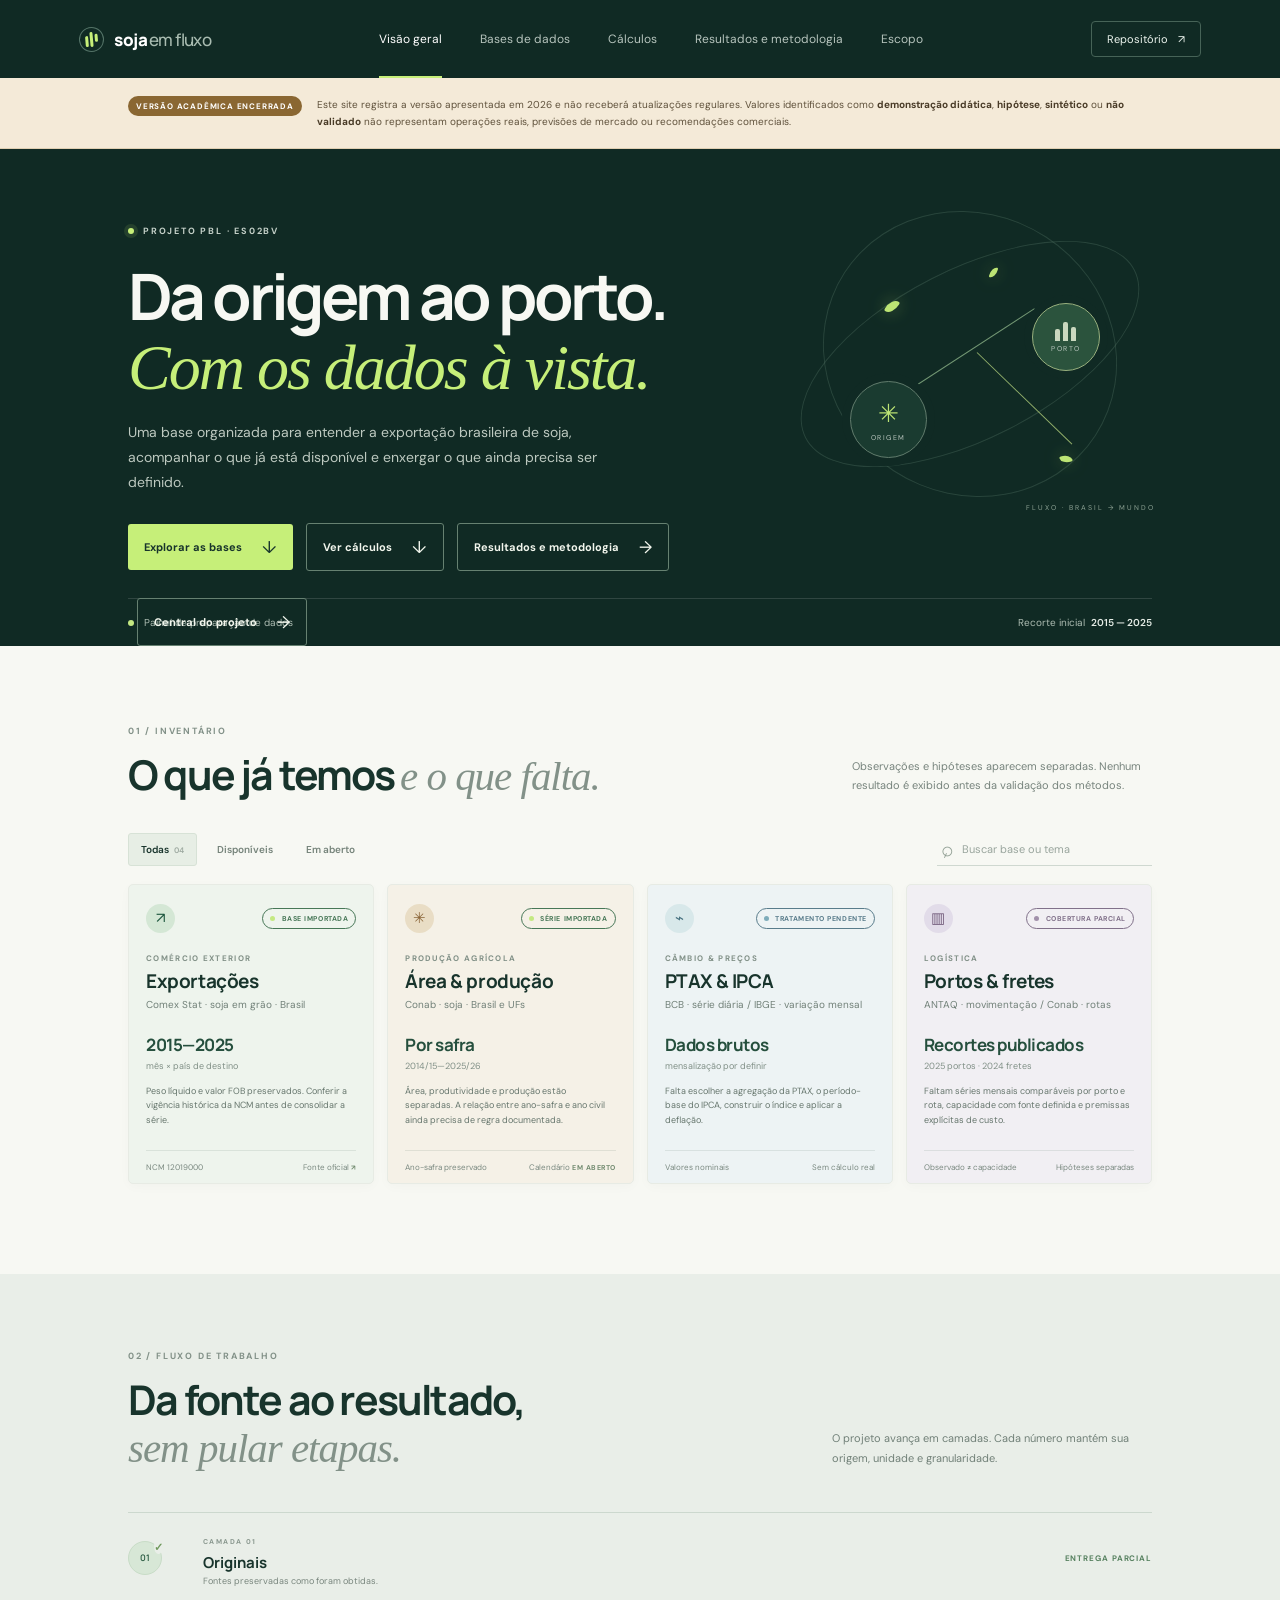
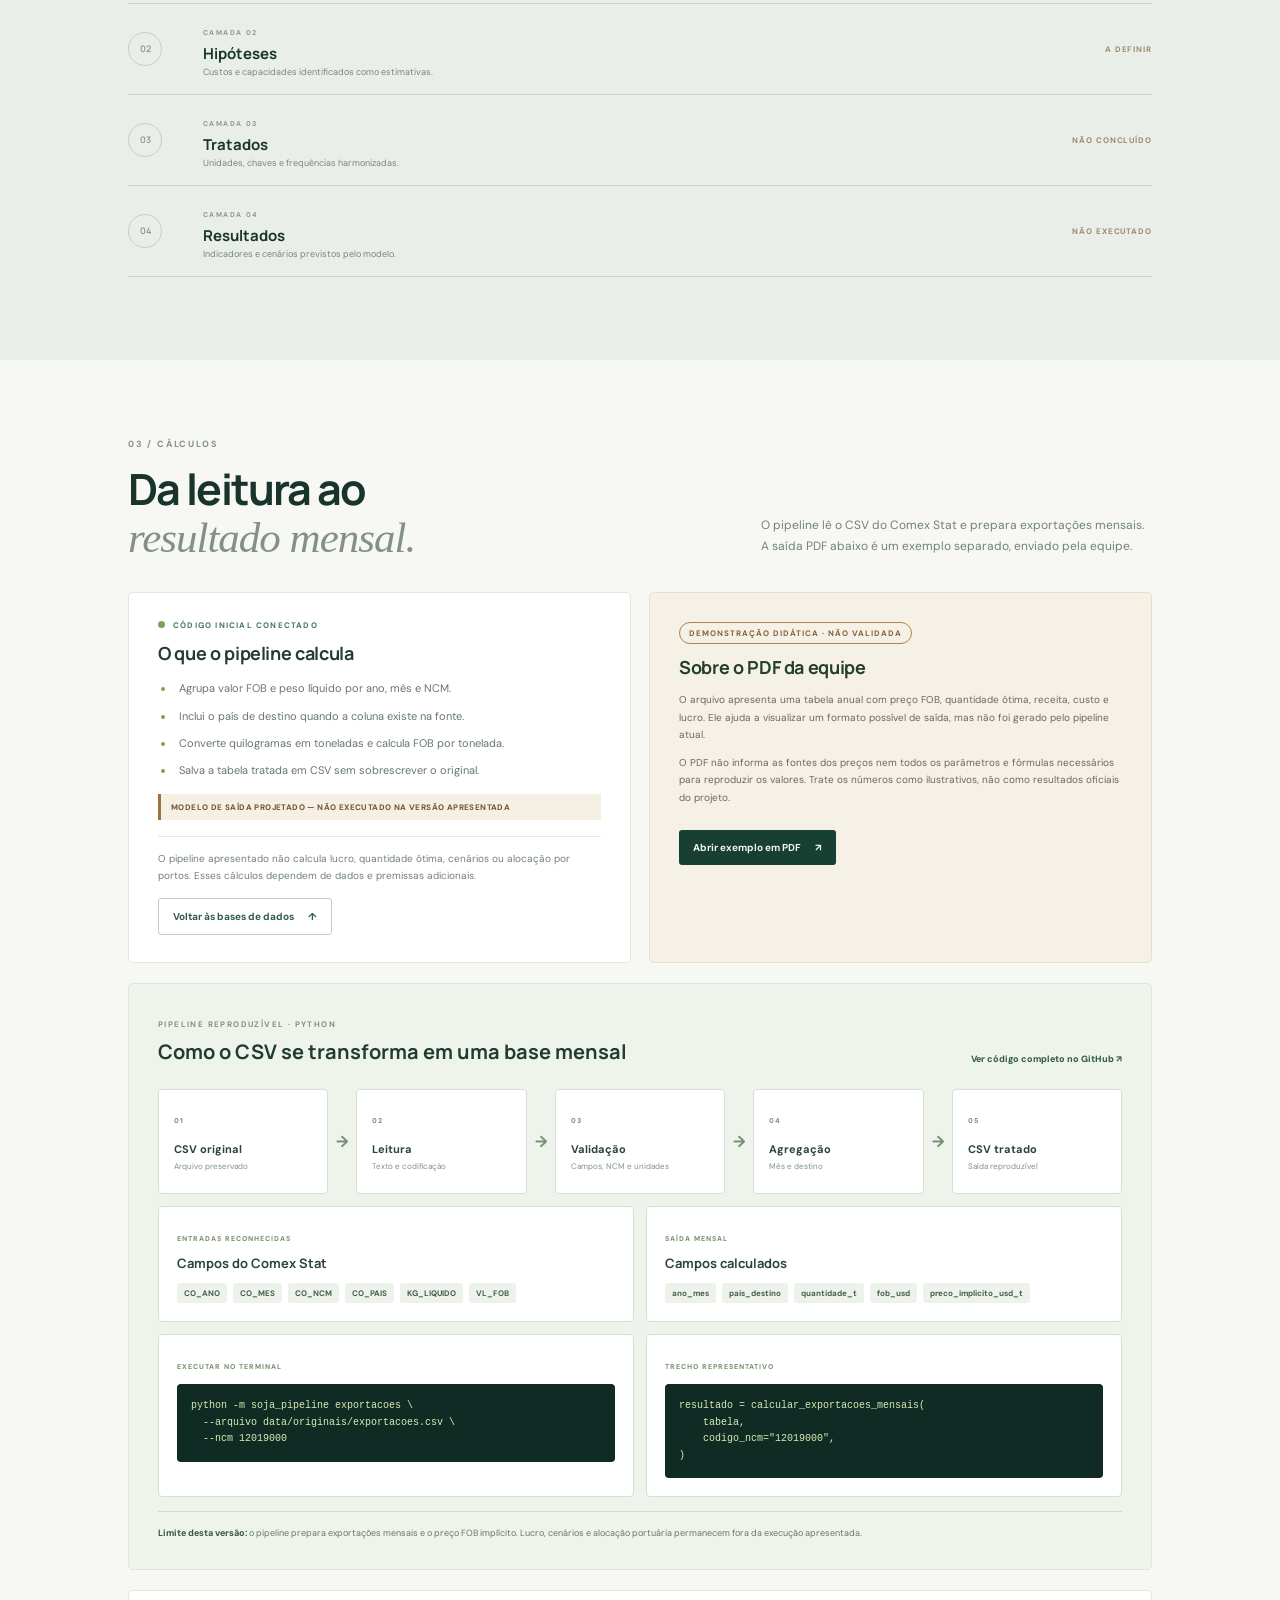
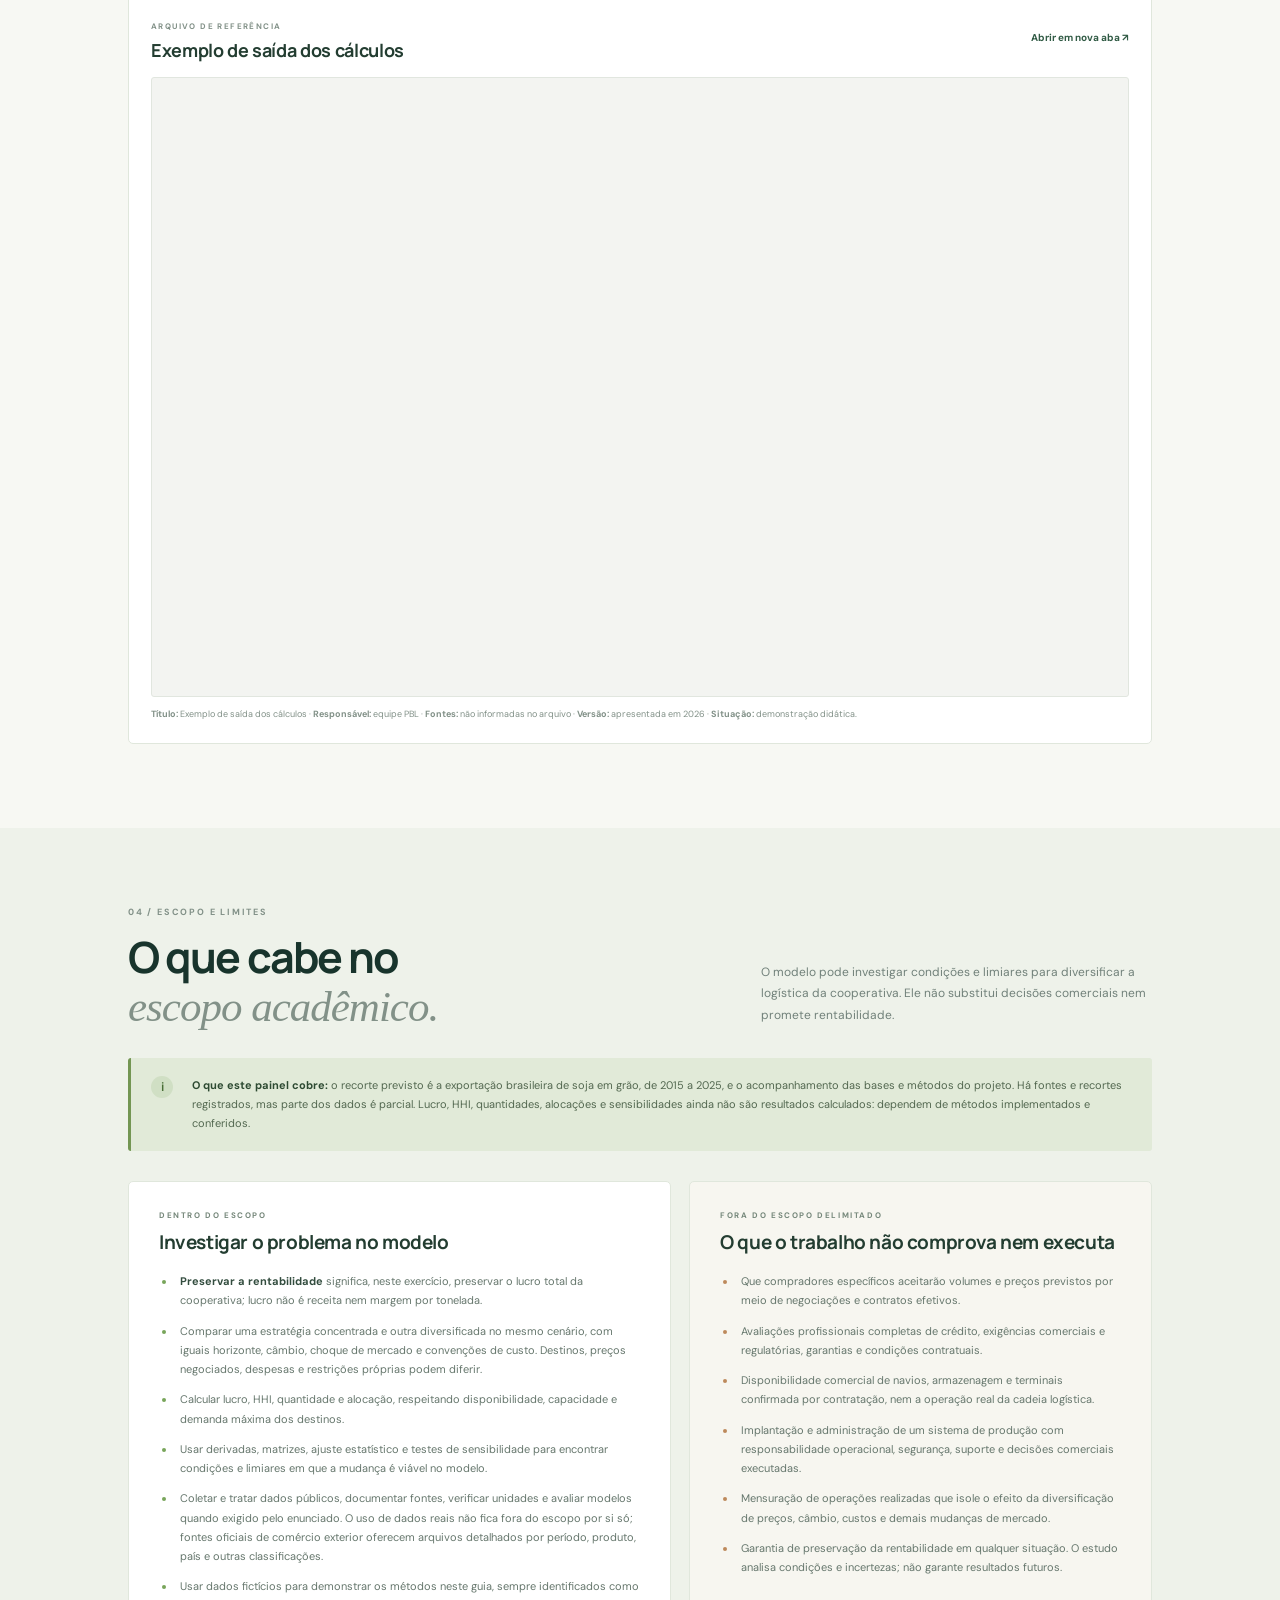
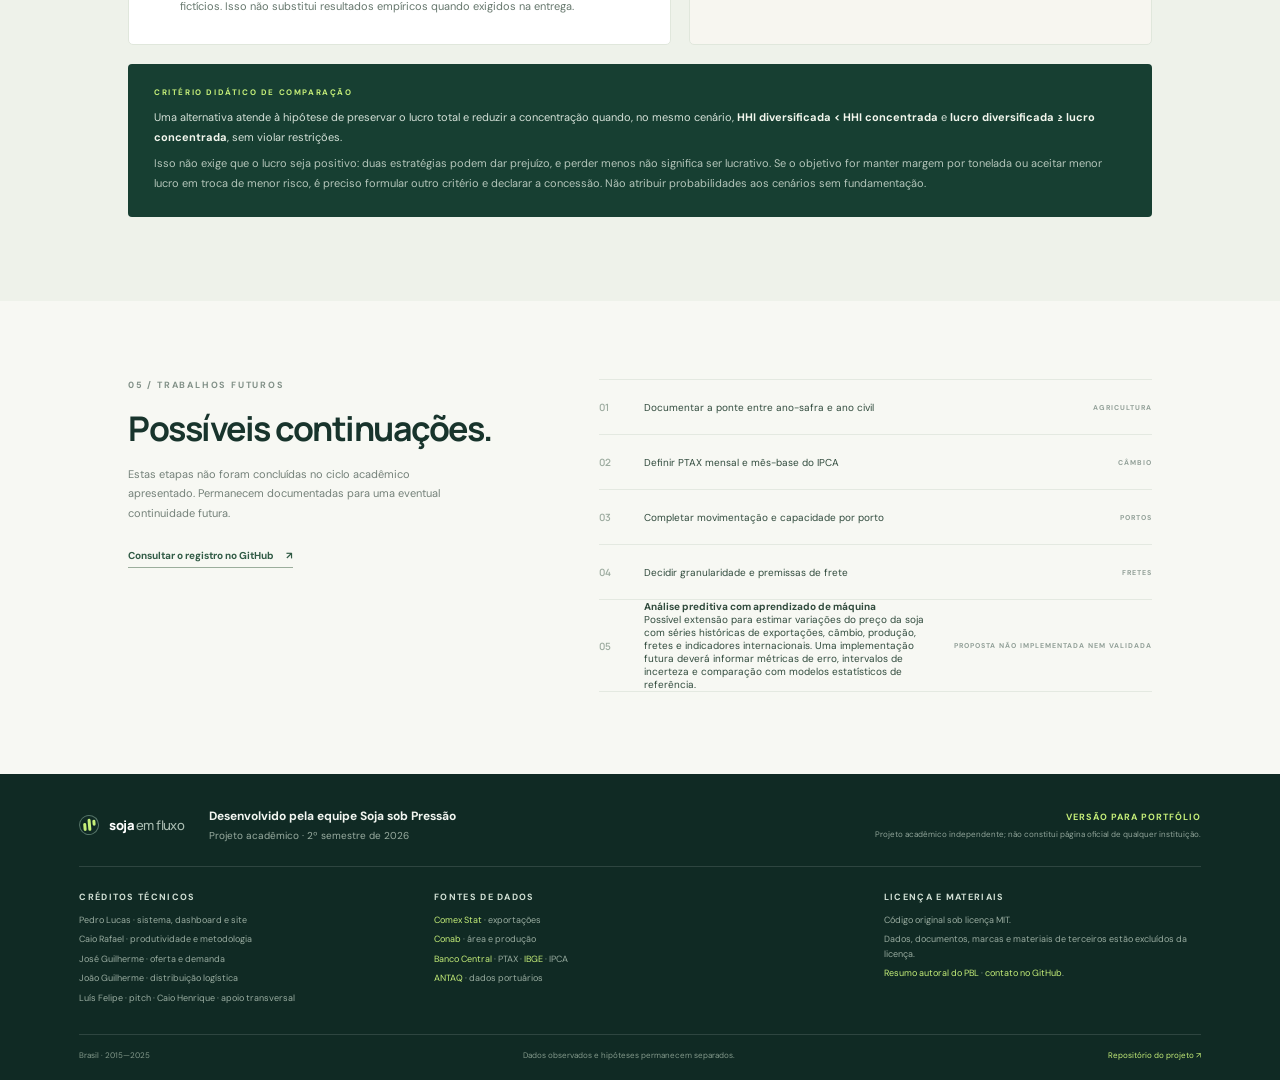
<file: frontend/index.html>
<!doctype html>
<html lang="pt-BR">
  <head>
    <meta charset="utf-8" />
    <meta name="viewport" content="width=device-width, initial-scale=1" />
    <meta name="theme-color" content="#102a24" />
    <meta name="description" content="Painel de acompanhamento dos dados e métodos do PBL sobre exportação e logística da soja brasileira." />
    <title>Soja em fluxo | Painel do projeto</title>
    <link rel="preconnect" href="https://fonts.googleapis.com" />
    <link rel="preconnect" href="https://fonts.gstatic.com" crossorigin />
    <link href="https://fonts.googleapis.com/css2?family=DM+Sans:wght@400;500;600;700&family=Manrope:wght@400;500;600;700;800&display=swap" rel="stylesheet" />
    <link rel="stylesheet" href="styles.css" />
    <script src="app.js" defer></script>
  </head>
  <body>
    <header class="topbar">
      <a class="brand" href="#inicio" aria-label="Soja em fluxo, início">
        <span class="brand-mark" aria-hidden="true"><span></span><span></span><span></span></span>
        <span>soja<span class="brand-light">em fluxo</span></span>
      </a>
      <nav class="main-nav" aria-label="Navegação principal">
        <a class="nav-link active" href="#visao-geral">Visão geral</a>
        <a class="nav-link" href="#bases">Bases de dados</a>
        <a class="nav-link" href="#calculos">Cálculos</a>
        <a class="nav-link nav-link-feature" href="resultados-metodologia.html">Resultados e metodologia</a>
        <a class="nav-link" href="#escopo">Escopo</a>
      </nav>
      <a class="repo-link" href="https://github.com/pedruck9-crypto/pbl-soja-logistica" target="_blank" rel="noreferrer">
        <span>Repositório</span><span aria-hidden="true">↗</span>
      </a>
    </header>

    <main id="inicio">
      <aside class="archive-notice" aria-label="Situação da versão publicada"><strong>Versão acadêmica encerrada</strong><p>Este site registra a versão apresentada em 2026 e não receberá atualizações regulares. Valores identificados como <b>demonstração didática</b>, <b>hipótese</b>, <b>sintético</b> ou <b>não validado</b> não representam operações reais, previsões de mercado ou recomendações comerciais.</p></aside>
      <section class="hero" id="visao-geral">
        <div class="hero-copy">
          <div class="eyebrow"><span class="eyebrow-dot"></span> PROJETO PBL · ES02BV</div>
          <h1>Da origem ao porto.<br /><em>Com os dados à vista.</em></h1>
          <p class="hero-intro">Uma base organizada para entender a exportação brasileira de soja, acompanhar o que já está disponível e enxergar o que ainda precisa ser definido.</p>
          <a class="hero-cta" href="#bases">Explorar as bases <span aria-hidden="true">↓</span></a>
          <a class="hero-cta hero-cta-secondary" href="#calculos">Ver cálculos <span aria-hidden="true">↓</span></a>
          <a class="hero-cta hero-cta-secondary" href="resultados-metodologia.html">Resultados e metodologia <span aria-hidden="true">→</span></a>
          <a class="hero-cta hero-cta-secondary" href="central-projeto.html">Central do projeto <span aria-hidden="true">→</span></a>
        </div>
        <div class="hero-art" aria-label="Ilustração abstrata de fluxo logístico da soja">
          <div class="art-orbit orbit-one"></div><div class="art-orbit orbit-two"></div>
          <div class="art-route route-one"></div><div class="art-route route-two"></div>
          <div class="art-node node-origin"><span class="node-icon">✳</span><span class="node-label">ORIGEM</span></div>
          <div class="art-node node-port"><span class="port-icon"><i></i><i></i><i></i></span><span class="node-label">PORTO</span></div>
          <div class="art-seed seed-a"></div><div class="art-seed seed-b"></div><div class="art-seed seed-c"></div>
          <span class="art-caption">FLUXO · BRASIL → MUNDO</span>
        </div>
        <div class="hero-footer">
          <span><span class="live-dot"></span> Painel de preparação de dados</span>
          <span>Recorte inicial&nbsp; <b>2015 — 2025</b></span>
        </div>
      </section>

      <section class="section-block" id="bases">
        <div class="section-heading">
          <div>
            <div class="eyebrow muted-eyebrow">01 / INVENTÁRIO</div>
            <h2>O que já temos <span class="heading-soft">e o que falta.</span></h2>
          </div>
          <p class="section-note">Observações e hipóteses aparecem separadas. Nenhum resultado é exibido antes da validação dos métodos.</p>
        </div>

        <div class="toolbar">
          <div class="filter-group" role="group" aria-label="Filtrar bases por status">
            <button class="filter-chip selected" data-filter="all" aria-pressed="true">Todas <span>04</span></button>
            <button class="filter-chip" data-filter="available" aria-pressed="false">Disponíveis</button>
            <button class="filter-chip" data-filter="pending" aria-pressed="false">Em aberto</button>
          </div>
          <label class="search-box"><span class="search-icon" aria-hidden="true">⌕</span><span class="sr-only">Buscar base ou tema</span><input id="search-input" type="search" placeholder="Buscar base ou tema" autocomplete="off" /></label>
        </div>

        <div class="data-grid" id="data-grid">
          <article class="data-card card-green" data-status="available" data-search="exportações comex stat comércio exterior ncm destino peso fob">
            <div class="card-topline"><span class="card-icon icon-export" aria-hidden="true">↗</span><span class="status-pill status-ready"><i></i> BASE IMPORTADA</span></div>
            <div class="card-kicker">COMÉRCIO EXTERIOR</div>
            <h3>Exportações</h3>
            <p>Comex Stat · soja em grão · Brasil</p>
            <div class="card-stat"><strong>2015—2025</strong><span>mês × país de destino</span></div>
            <div class="card-detail">Peso líquido e valor FOB preservados. Conferir a vigência histórica da NCM antes de consolidar a série.</div>
            <div class="card-foot"><span>NCM 12019000</span><span>Fonte oficial <b>↗</b></span></div>
          </article>

          <article class="data-card card-sand" data-status="available" data-search="agricultura conab safra área produção produtividade uf">
            <div class="card-topline"><span class="card-icon icon-agro" aria-hidden="true">✳</span><span class="status-pill status-ready"><i></i> SÉRIE IMPORTADA</span></div>
            <div class="card-kicker">PRODUÇÃO AGRÍCOLA</div>
            <h3>Área &amp; produção</h3>
            <p>Conab · soja · Brasil e UFs</p>
            <div class="card-stat"><strong>Por safra</strong><span>2014/15—2025/26</span></div>
            <div class="card-detail">Área, produtividade e produção estão separadas. A relação entre ano-safra e ano civil ainda precisa de regra documentada.</div>
            <div class="card-foot"><span>Ano-safra preservado</span><span>Calendário <b>EM ABERTO</b></span></div>
          </article>

          <article class="data-card card-blue" data-status="pending" data-search="câmbio ptax diária dólar ibge ipca deflator mensal">
            <div class="card-topline"><span class="card-icon icon-macro" aria-hidden="true">⌁</span><span class="status-pill status-pending"><i></i> TRATAMENTO PENDENTE</span></div>
            <div class="card-kicker">CÂMBIO &amp; PREÇOS</div>
            <h3>PTAX &amp; IPCA</h3>
            <p>BCB · série diária / IBGE · variação mensal</p>
            <div class="card-stat"><strong>Dados brutos</strong><span>mensalização por definir</span></div>
            <div class="card-detail">Falta escolher a agregação da PTAX, o período-base do IPCA, construir o índice e aplicar a deflação.</div>
            <div class="card-foot"><span>Valores nominais</span><span>Sem cálculo real</span></div>
          </article>

          <article class="data-card card-lilac" data-status="pending" data-search="portos antaq movimentação capacidade fretes conab rotas logística">
            <div class="card-topline"><span class="card-icon icon-port" aria-hidden="true">▥</span><span class="status-pill status-partial"><i></i> COBERTURA PARCIAL</span></div>
            <div class="card-kicker">LOGÍSTICA</div>
            <h3>Portos &amp; fretes</h3>
            <p>ANTAQ · movimentação / Conab · rotas</p>
            <div class="card-stat"><strong>Recortes publicados</strong><span>2025 portos · 2024 fretes</span></div>
            <div class="card-detail">Faltam séries mensais comparáveis por porto e rota, capacidade com fonte definida e premissas explícitas de custo.</div>
            <div class="card-foot"><span>Observado ≠ capacidade</span><span>Hipóteses separadas</span></div>
          </article>
        </div>
        <div class="empty-state" id="empty-state" hidden>Nenhuma base corresponde à busca. Tente outro termo ou filtro.</div>
      </section>

      <section class="method-section" id="metodo">
        <div class="method-head">
          <div><div class="eyebrow muted-eyebrow">02 / FLUXO DE TRABALHO</div><h2>Da fonte ao resultado,<br /><span class="heading-soft">sem pular etapas.</span></h2></div>
          <p>O projeto avança em camadas. Cada número mantém sua origem, unidade e granularidade.</p>
        </div>
        <div class="pipeline" aria-label="Etapas do fluxo de dados">
          <div class="pipeline-step step-done"><div class="step-marker">01<span>✓</span></div><div class="step-content"><span>CAMADA 01</span><h3>Originais</h3><p>Fontes preservadas como foram obtidas.</p></div><span class="step-state">ENTREGA PARCIAL</span></div>
          <div class="pipeline-step"><div class="step-marker">02</div><div class="step-content"><span>CAMADA 02</span><h3>Hipóteses</h3><p>Custos e capacidades identificados como estimativas.</p></div><span class="step-state state-open">A DEFINIR</span></div>
          <div class="pipeline-step"><div class="step-marker">03</div><div class="step-content"><span>CAMADA 03</span><h3>Tratados</h3><p>Unidades, chaves e frequências harmonizadas.</p></div><span class="step-state state-open">NÃO CONCLUÍDO</span></div>
          <div class="pipeline-step"><div class="step-marker">04</div><div class="step-content"><span>CAMADA 04</span><h3>Resultados</h3><p>Indicadores e cenários previstos pelo modelo.</p></div><span class="step-state state-open">NÃO EXECUTADO</span></div>
        </div>
      </section>

      <section class="calculation-section" id="calculos">
        <div class="calculation-heading">
          <div>
            <div class="eyebrow muted-eyebrow">03 / CÁLCULOS</div>
            <h2>Da leitura ao<br /><span class="heading-soft">resultado mensal.</span></h2>
          </div>
          <p>O pipeline lê o CSV do Comex Stat e prepara exportações mensais. A saída PDF abaixo é um exemplo separado, enviado pela equipe.</p>
        </div>

        <div class="calculation-grid">
          <article class="calculation-card calculation-current">
            <div class="calc-status"><span></span> CÓDIGO INICIAL CONECTADO</div>
            <h3>O que o pipeline calcula</h3>
            <ul>
              <li>Agrupa valor FOB e peso líquido por ano, mês e NCM.</li>
              <li>Inclui o país de destino quando a coluna existe na fonte.</li>
              <li>Converte quilogramas em toneladas e calcula FOB por tonelada.</li>
              <li>Salva a tabela tratada em CSV sem sobrescrever o original.</li>
            </ul>
            <span class="output-model-label">Modelo de saída projetado — não executado na versão apresentada</span>
            <p class="calc-footnote">O pipeline apresentado não calcula lucro, quantidade ótima, cenários ou alocação por portos. Esses cálculos dependem de dados e premissas adicionais.</p>
            <a class="calc-button calc-button-secondary" href="#bases">Voltar às bases de dados <span aria-hidden="true">↑</span></a>
          </article>

          <aside class="calculation-card calculation-warning">
            <div class="example-badge">DEMONSTRAÇÃO DIDÁTICA · NÃO VALIDADA</div>
            <h3>Sobre o PDF da equipe</h3>
            <p>O arquivo apresenta uma tabela anual com preço FOB, quantidade ótima, receita, custo e lucro. Ele ajuda a visualizar um formato possível de saída, mas não foi gerado pelo pipeline atual.</p>
            <p>O PDF não informa as fontes dos preços nem todos os parâmetros e fórmulas necessários para reproduzir os valores. Trate os números como ilustrativos, não como resultados oficiais do projeto.</p>
            <a class="calc-button" href="assets/resultado-calculo.pdf" target="_blank" rel="noreferrer">Abrir exemplo em PDF <span aria-hidden="true">↗</span></a>
          </aside>
        </div>

        <section class="pipeline-showcase" aria-labelledby="pipeline-title">
          <header class="pipeline-showcase-heading">
            <div><span class="pdf-label">PIPELINE REPRODUZÍVEL · PYTHON</span><h3 id="pipeline-title">Como o CSV se transforma em uma base mensal</h3></div>
            <a href="https://github.com/pedruck9-crypto/pbl-soja-logistica/tree/Vers%C3%A3o-para-ser-upada-ao%2FPortf%C3%B3lio/src/soja_pipeline" target="_blank" rel="noreferrer">Ver código completo no GitHub ↗</a>
          </header>

          <div class="pipeline-visual" aria-label="Fluxo do pipeline de exportações">
            <div><span>01</span><strong>CSV original</strong><small>Arquivo preservado</small></div><b aria-hidden="true">→</b>
            <div><span>02</span><strong>Leitura</strong><small>Texto e codificação</small></div><b aria-hidden="true">→</b>
            <div><span>03</span><strong>Validação</strong><small>Campos, NCM e unidades</small></div><b aria-hidden="true">→</b>
            <div><span>04</span><strong>Agregação</strong><small>Mês e destino</small></div><b aria-hidden="true">→</b>
            <div><span>05</span><strong>CSV tratado</strong><small>Saída reproduzível</small></div>
          </div>

          <div class="pipeline-details">
            <article><span>ENTRADAS RECONHECIDAS</span><h4>Campos do Comex Stat</h4><p><code>CO_ANO</code><code>CO_MES</code><code>CO_NCM</code><code>CO_PAIS</code><code>KG_LIQUIDO</code><code>VL_FOB</code></p></article>
            <article><span>SAÍDA MENSAL</span><h4>Campos calculados</h4><p><code>ano_mes</code><code>pais_destino</code><code>quantidade_t</code><code>fob_usd</code><code>preco_implicito_usd_t</code></p></article>
          </div>

          <div class="pipeline-code-grid">
            <article><span>EXECUTAR NO TERMINAL</span><pre><code>python -m soja_pipeline exportacoes \
  --arquivo data/originais/exportacoes.csv \
  --ncm 12019000</code></pre></article>
            <article><span>TRECHO REPRESENTATIVO</span><pre><code>resultado = calcular_exportacoes_mensais(
    tabela,
    codigo_ncm="12019000",
)</code></pre></article>
          </div>

          <p class="pipeline-limit"><strong>Limite desta versão:</strong> o pipeline prepara exportações mensais e o preço FOB implícito. Lucro, cenários e alocação portuária permanecem fora da execução apresentada.</p>
        </section>

        <div class="pdf-preview-card">
          <div class="pdf-preview-heading">
            <div><span class="pdf-label">ARQUIVO DE REFERÊNCIA</span><h3>Exemplo de saída dos cálculos</h3></div>
            <a href="assets/resultado-calculo.pdf" target="_blank" rel="noreferrer">Abrir em nova aba ↗</a>
          </div>
          <iframe src="assets/resultado-calculo.pdf" title="Prévia do PDF de exemplo de saída dos cálculos" loading="lazy"></iframe>
          <p><strong>Título:</strong> Exemplo de saída dos cálculos · <strong>Responsável:</strong> equipe PBL · <strong>Fontes:</strong> não informadas no arquivo · <strong>Versão:</strong> apresentada em 2026 · <strong>Situação:</strong> demonstração didática.</p>
        </div>
      </section>

      <section class="scope-section" id="escopo">
        <div class="scope-heading">
          <div><div class="eyebrow muted-eyebrow">04 / ESCOPO E LIMITES</div><h2>O que cabe no<br /><span class="heading-soft">escopo acadêmico.</span></h2></div>
          <p>O modelo pode investigar condições e limiares para diversificar a logística da cooperativa. Ele não substitui decisões comerciais nem promete rentabilidade.</p>
        </div>

        <aside class="scope-status" aria-label="Cobertura e situação do painel">
          <span class="scope-status-mark" aria-hidden="true">i</span>
          <p><strong>O que este painel cobre:</strong> o recorte previsto é a exportação brasileira de soja em grão, de 2015 a 2025, e o acompanhamento das bases e métodos do projeto. Há fontes e recortes registrados, mas parte dos dados é parcial. Lucro, HHI, quantidades, alocações e sensibilidades ainda não são resultados calculados: dependem de métodos implementados e conferidos.</p>
        </aside>

        <div class="scope-columns">
          <article class="scope-card scope-in">
            <div class="scope-card-kicker">DENTRO DO ESCOPO</div>
            <h3>Investigar o problema no modelo</h3>
            <ul>
              <li><strong>Preservar a rentabilidade</strong> significa, neste exercício, preservar o lucro total da cooperativa; lucro não é receita nem margem por tonelada.</li>
              <li>Comparar uma estratégia concentrada e outra diversificada no mesmo cenário, com iguais horizonte, câmbio, choque de mercado e convenções de custo. Destinos, preços negociados, despesas e restrições próprias podem diferir.</li>
              <li>Calcular lucro, HHI, quantidade e alocação, respeitando disponibilidade, capacidade e demanda máxima dos destinos.</li>
              <li>Usar derivadas, matrizes, ajuste estatístico e testes de sensibilidade para encontrar condições e limiares em que a mudança é viável no modelo.</li>
              <li>Coletar e tratar dados públicos, documentar fontes, verificar unidades e avaliar modelos quando exigido pelo enunciado. O uso de dados reais não fica fora do escopo por si só; fontes oficiais de comércio exterior oferecem arquivos detalhados por período, produto, país e outras classificações.</li>
              <li>Usar dados fictícios para demonstrar os métodos neste guia, sempre identificados como fictícios. Isso não substitui resultados empíricos quando exigidos na entrega.</li>
            </ul>
          </article>

          <article class="scope-card scope-out">
            <div class="scope-card-kicker">FORA DO ESCOPO DELIMITADO</div>
            <h3>O que o trabalho não comprova nem executa</h3>
            <ul>
              <li>Que compradores específicos aceitarão volumes e preços previstos por meio de negociações e contratos efetivos.</li>
              <li>Avaliações profissionais completas de crédito, exigências comerciais e regulatórias, garantias e condições contratuais.</li>
              <li>Disponibilidade comercial de navios, armazenagem e terminais confirmada por contratação, nem a operação real da cadeia logística.</li>
              <li>Implantação e administração de um sistema de produção com responsabilidade operacional, segurança, suporte e decisões comerciais executadas.</li>
              <li>Mensuração de operações realizadas que isole o efeito da diversificação de preços, câmbio, custos e demais mudanças de mercado.</li>
              <li>Garantia de preservação da rentabilidade em qualquer situação. O estudo analisa condições e incertezas; não garante resultados futuros.</li>
            </ul>
          </article>
        </div>

        <aside class="scope-criterion">
          <div class="scope-card-kicker">CRITÉRIO DIDÁTICO DE COMPARAÇÃO</div>
          <p>Uma alternativa atende à hipótese de preservar o lucro total e reduzir a concentração quando, no mesmo cenário, <strong>HHI diversificada &lt; HHI concentrada</strong> e <strong>lucro diversificada ≥ lucro concentrada</strong>, sem violar restrições.</p>
          <p>Isso não exige que o lucro seja positivo: duas estratégias podem dar prejuízo, e perder menos não significa ser lucrativo. Se o objetivo for manter margem por tonelada ou aceitar menor lucro em troca de menor risco, é preciso formular outro critério e declarar a concessão. Não atribuir probabilidades aos cenários sem fundamentação.</p>
        </aside>
      </section>

      <section class="next-section" id="proximos-passos">
        <div class="next-label"><div class="eyebrow muted-eyebrow">05 / TRABALHOS FUTUROS</div><h2>Possíveis continuações.</h2><p>Estas etapas não foram concluídas no ciclo acadêmico apresentado. Permanecem documentadas para uma eventual continuidade futura.</p><a href="https://github.com/pedruck9-crypto/pbl-soja-logistica" target="_blank" rel="noreferrer">Consultar o registro no GitHub <span aria-hidden="true">↗</span></a></div>
        <div class="next-list">
          <div><span>01</span><p>Documentar a ponte entre ano-safra e ano civil</p><b>AGRICULTURA</b></div>
          <div><span>02</span><p>Definir PTAX mensal e mês-base do IPCA</p><b>CÂMBIO</b></div>
          <div><span>03</span><p>Completar movimentação e capacidade por porto</p><b>PORTOS</b></div>
          <div><span>04</span><p>Decidir granularidade e premissas de frete</p><b>FRETES</b></div>
          <div><span>05</span><p><strong>Análise preditiva com aprendizado de máquina</strong><br />Possível extensão para estimar variações do preço da soja com séries históricas de exportações, câmbio, produção, fretes e indicadores internacionais. Uma implementação futura deverá informar métricas de erro, intervalos de incerteza e comparação com modelos estatísticos de referência.</p><b>PROPOSTA NÃO IMPLEMENTADA NEM VALIDADA</b></div>
        </div>
      </section>
    </main>

    <footer class="site-footer" id="creditos">
      <div class="footer-main">
        <a class="brand footer-brand" href="#inicio"><span class="brand-mark" aria-hidden="true"><span></span><span></span><span></span></span><span>soja<span class="brand-light">em fluxo</span></span></a>
        <div class="footer-signature"><strong>Desenvolvido pela equipe Soja sob Pressão</strong><span>Projeto acadêmico · 2º semestre de 2026</span></div>
        <div class="portfolio-note"><strong>Versão para portfólio</strong><span>Projeto acadêmico independente; não constitui página oficial de qualquer instituição.</span></div>
      </div>
      <div class="footer-details">
        <section class="footer-detail"><h2>Créditos técnicos</h2><p>Pedro Lucas · sistema, dashboard e site</p><p>Caio Rafael · produtividade e metodologia</p><p>José Guilherme · oferta e demanda</p><p>João Guilherme · distribuição logística</p><p>Luís Felipe · pitch · Caio Henrique · apoio transversal</p></section>
        <section class="footer-detail"><h2>Fontes de dados</h2><p><a href="https://comexstat.mdic.gov.br/pt/home" target="_blank" rel="noreferrer">Comex Stat</a> · exportações</p><p><a href="https://www.conab.gov.br/info-agro/safras" target="_blank" rel="noreferrer">Conab</a> · área e produção</p><p><a href="https://www.bcb.gov.br/estabilidadefinanceira/historicocotacoes" target="_blank" rel="noreferrer">Banco Central</a> · PTAX · <a href="https://www.ibge.gov.br/estatisticas/economicas/precos-e-custos/9256-indice-nacional-de-precos-ao-consumidor-amplo.html" target="_blank" rel="noreferrer">IBGE</a> · IPCA</p><p><a href="https://www.gov.br/antaq/pt-br/assuntos/instalacoes-portuarias" target="_blank" rel="noreferrer">ANTAQ</a> · dados portuários</p></section>
        <section class="footer-detail"><h2>Licença e materiais</h2><p>Código original sob licença MIT.</p><p>Dados, documentos, marcas e materiais de terceiros estão excluídos da licença.</p><p><a href="resumo-pbl.html">Resumo autoral do PBL</a> · <a href="https://github.com/pedruck9-crypto/pbl-soja-logistica/issues" target="_blank" rel="noreferrer">contato no GitHub</a>.</p></section>
      </div>
      <div class="footer-bottom"><span>Brasil · 2015—2025</span><span>Dados observados e hipóteses permanecem separados.</span><a href="https://github.com/pedruck9-crypto/pbl-soja-logistica" target="_blank" rel="noreferrer">Repositório do projeto ↗</a></div>
    </footer>
  </body>
</html>
</file>
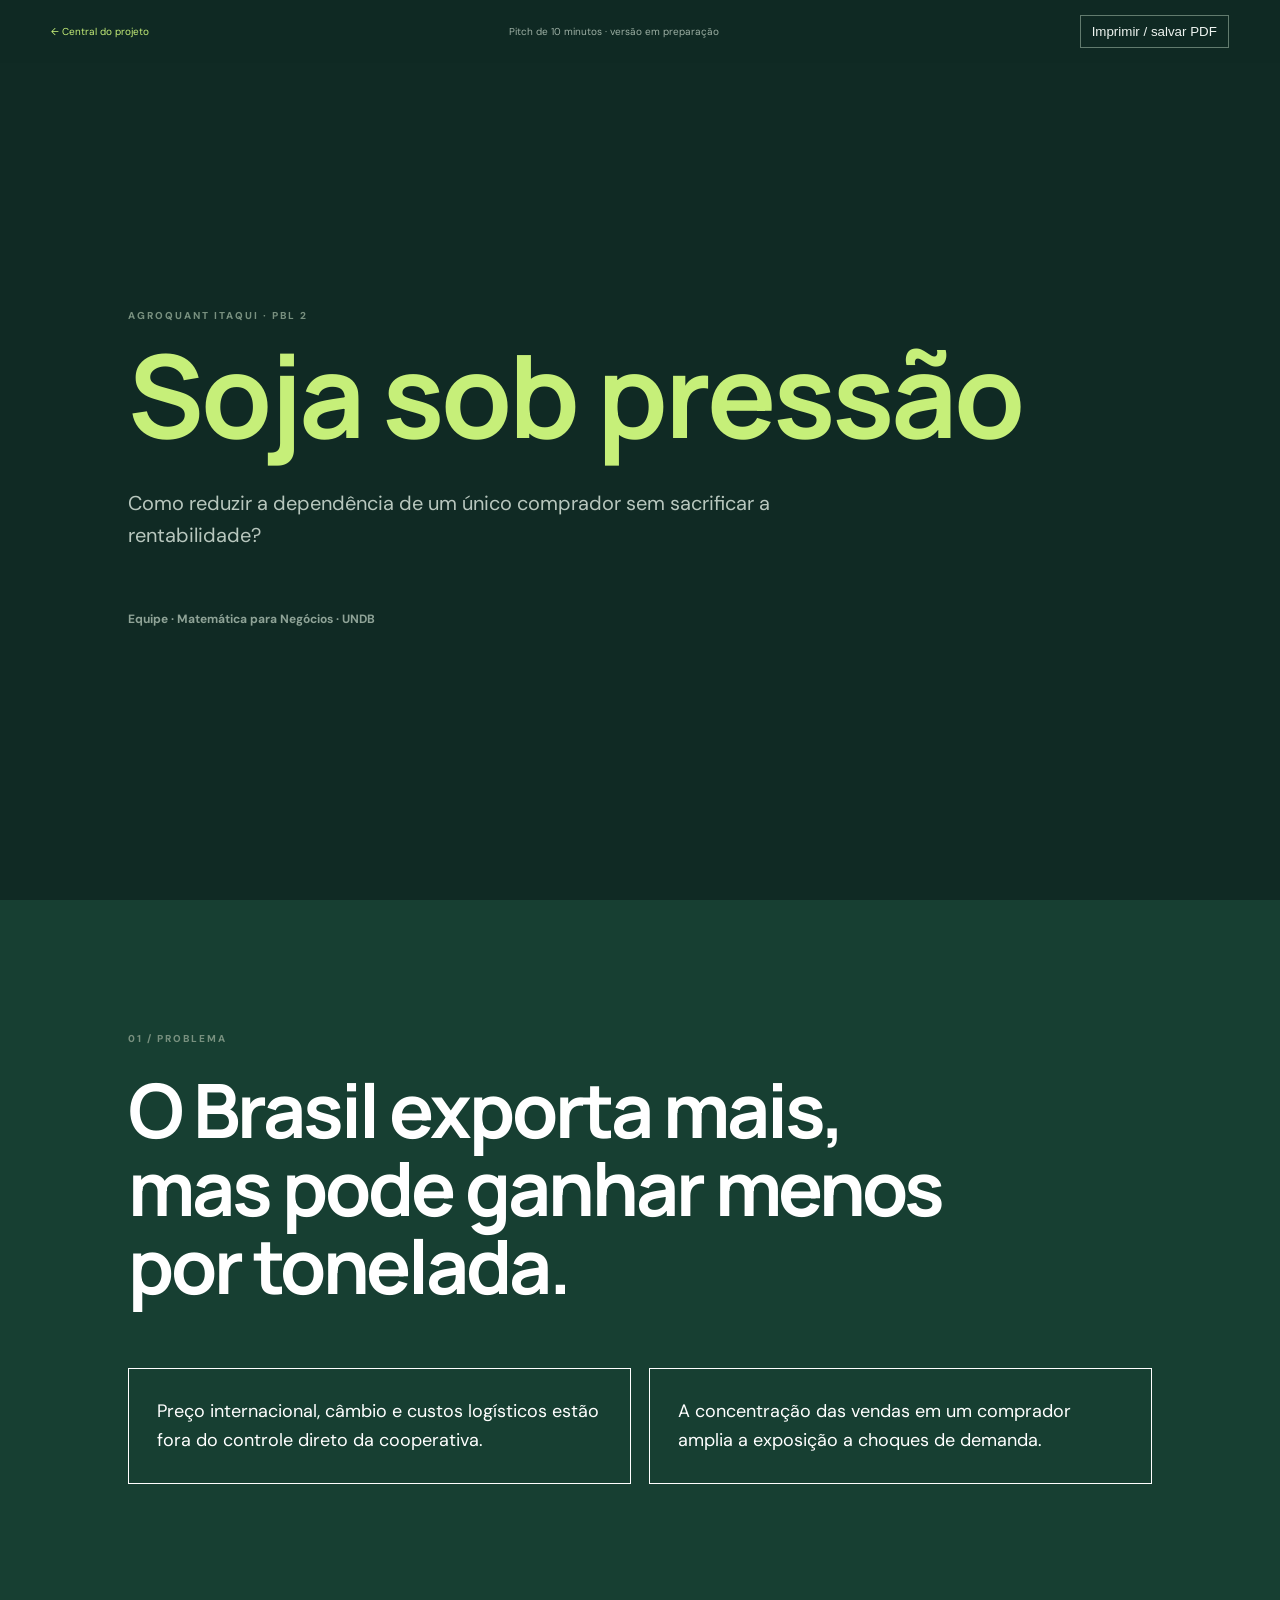
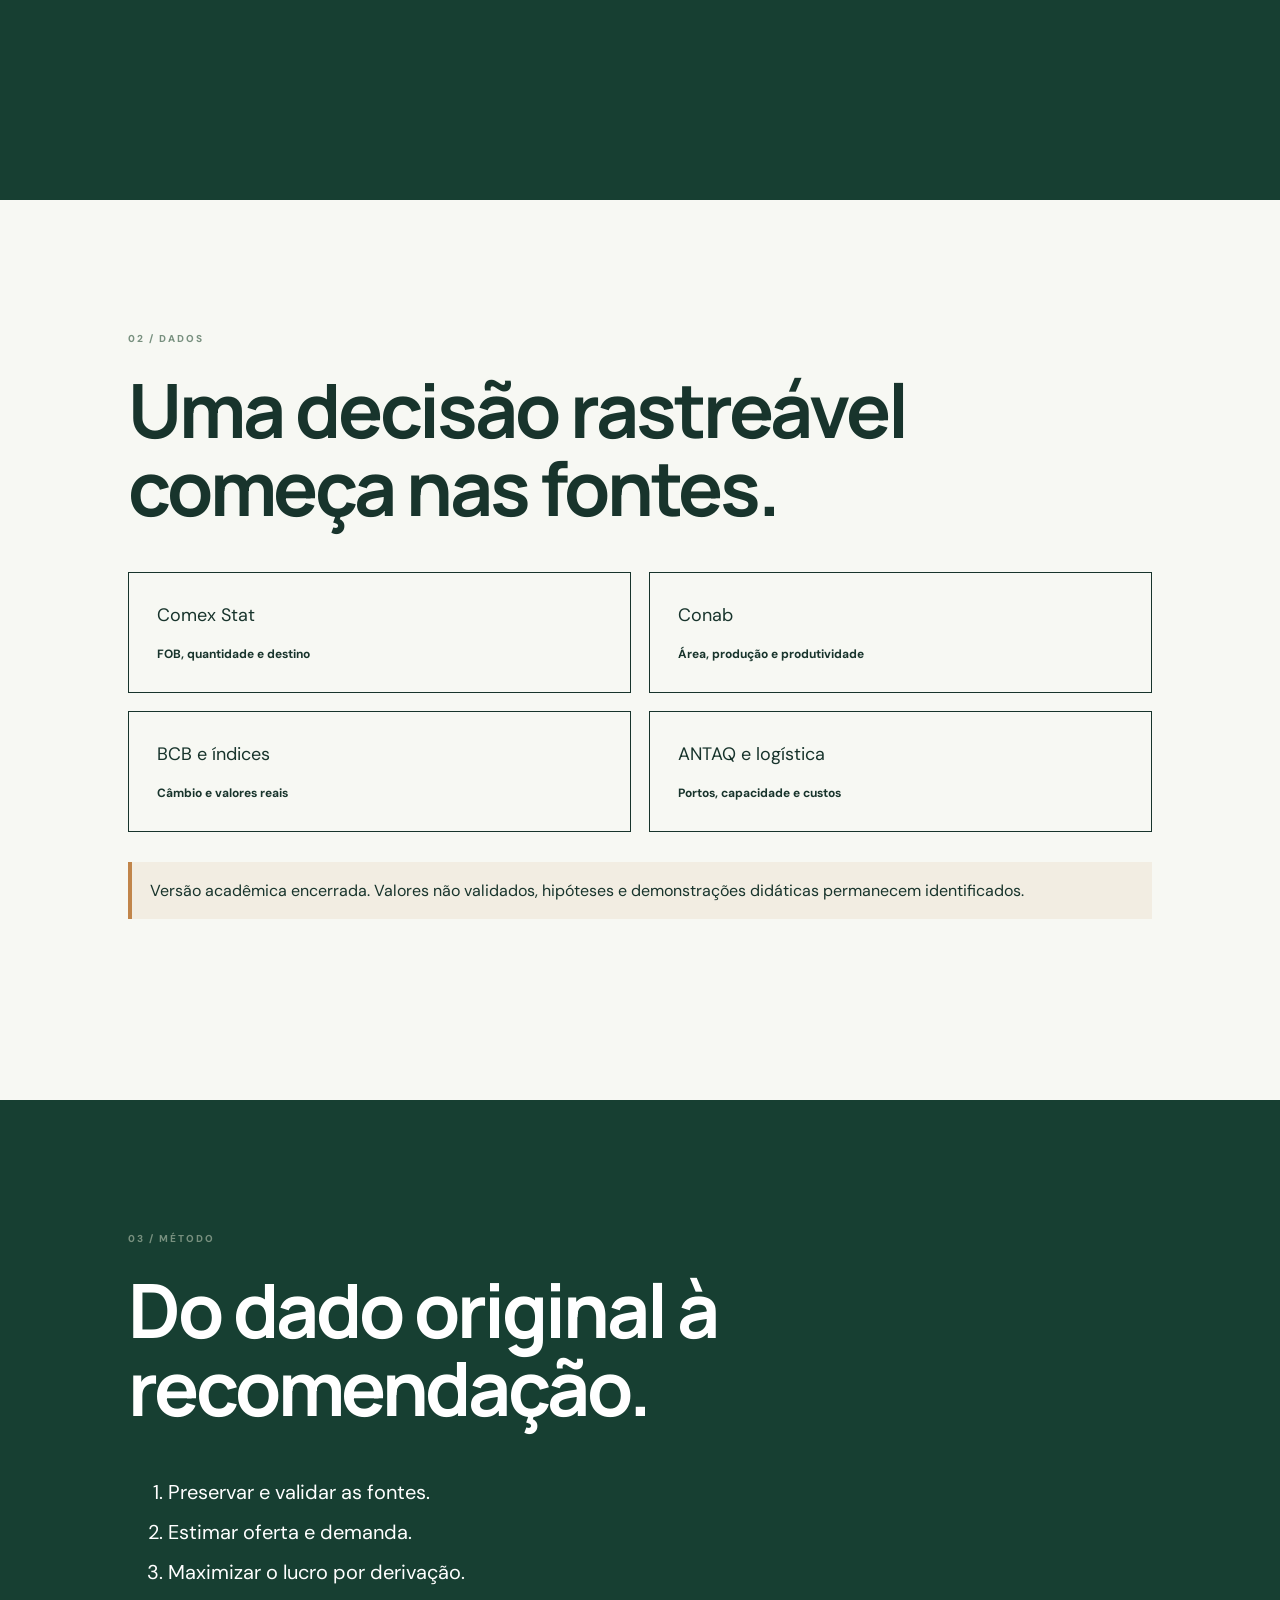
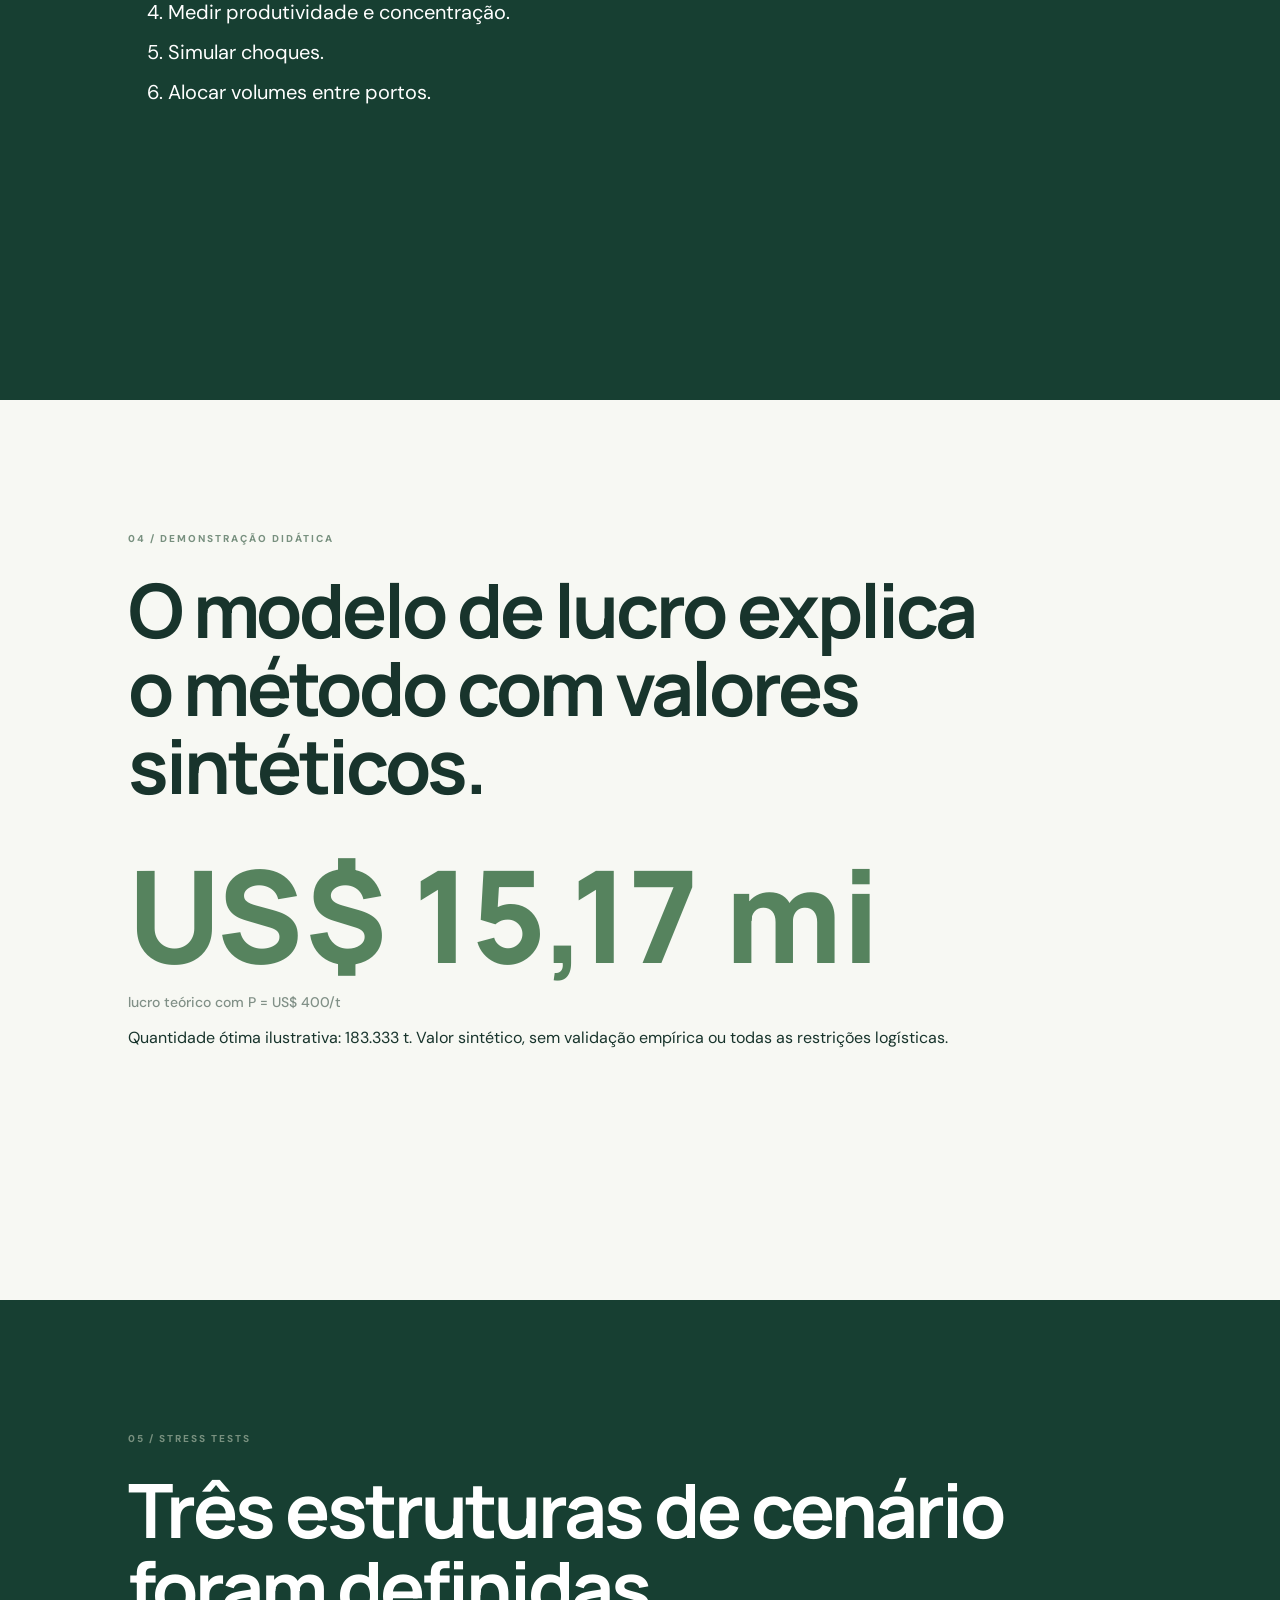
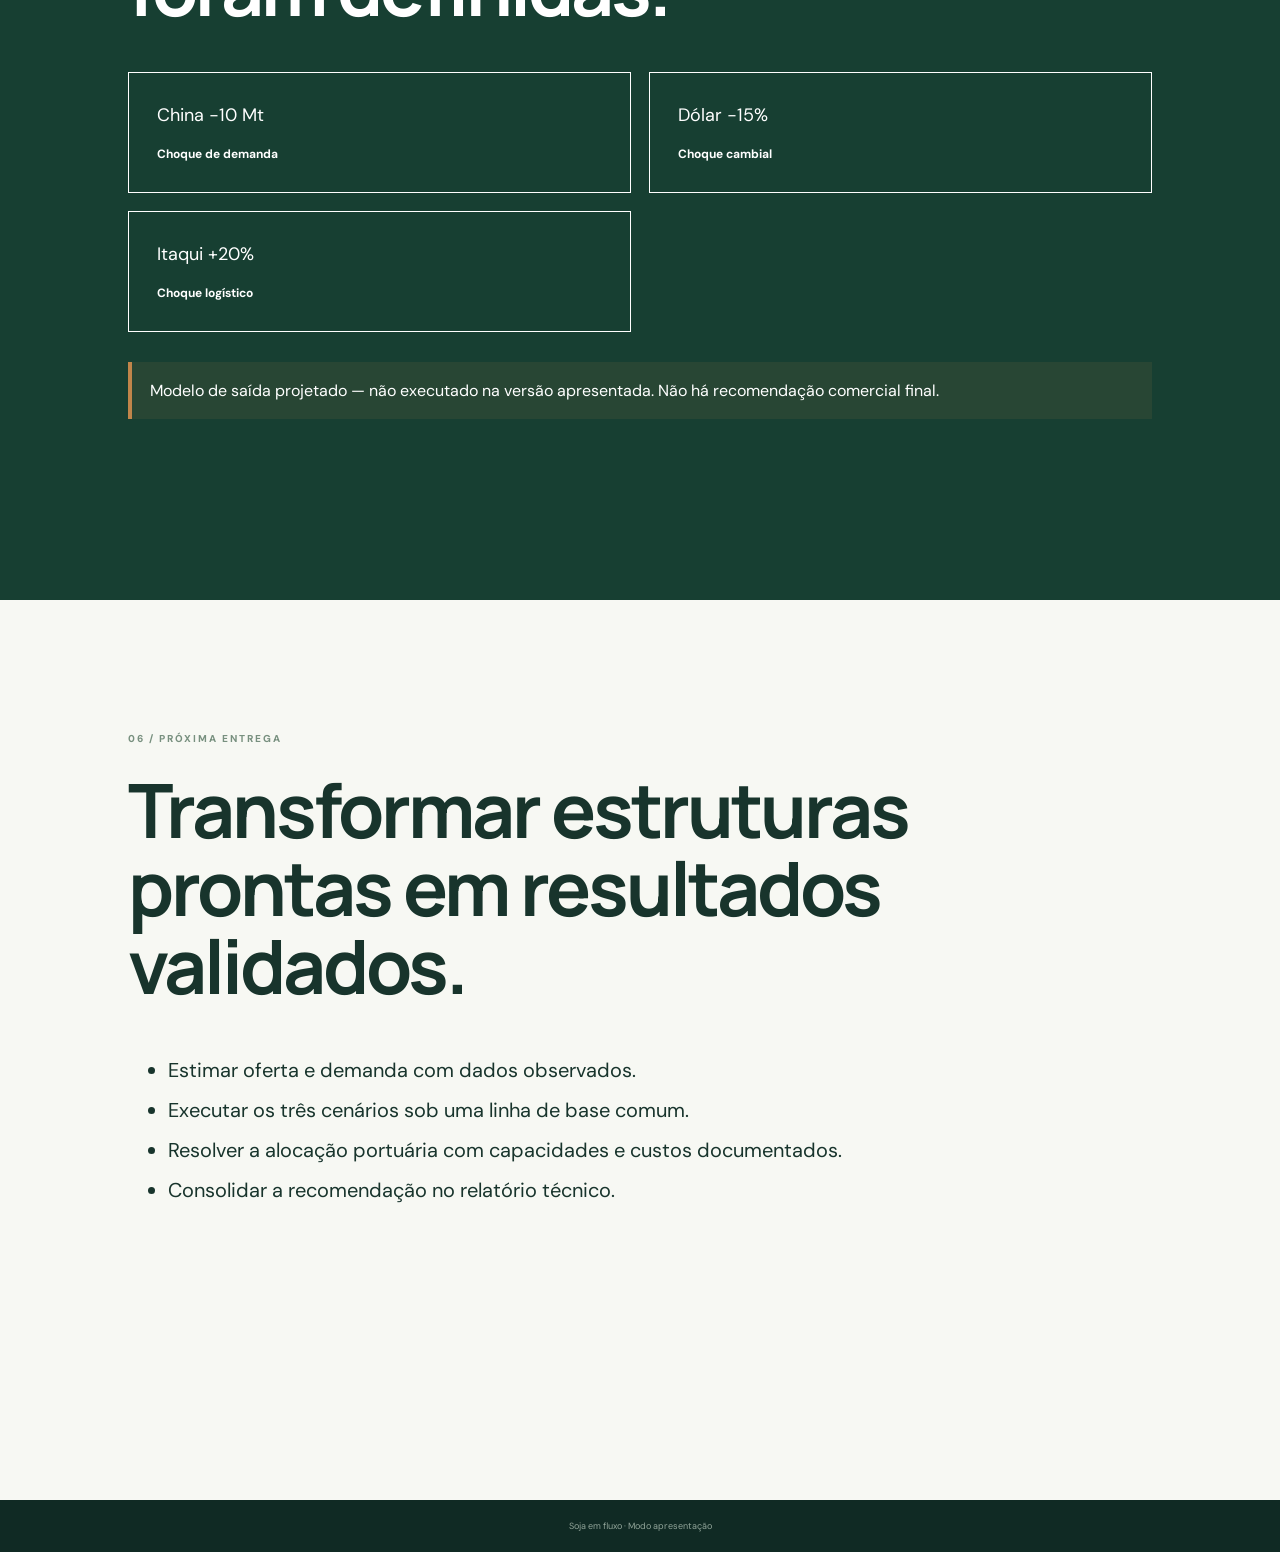
<file: frontend/apresentacao.html>
<!doctype html><html lang="pt-BR"><head><meta charset="utf-8"/><meta name="viewport" content="width=device-width,initial-scale=1"/><title>Pitch | Soja em fluxo</title><link rel="preconnect" href="https://fonts.googleapis.com"/><link rel="preconnect" href="https://fonts.gstatic.com" crossorigin/><link href="https://fonts.googleapis.com/css2?family=DM+Sans:wght@400;500;600;700&family=Manrope:wght@500;600;700;800&display=swap" rel="stylesheet"/><link rel="stylesheet" href="apresentacao.css"/></head><body>
<nav><a href="central-projeto.html">← Central do projeto</a><span>Pitch de 10 minutos · versão em preparação</span><button type="button" onclick="window.print()">Imprimir / salvar PDF</button></nav>
<main>
<section class="cover"><small>AGROQUANT ITAQUI · PBL 2</small><h1>Soja sob pressão</h1><p>Como reduzir a dependência de um único comprador sem sacrificar a rentabilidade?</p><b>Equipe · Matemática para Negócios · UNDB</b></section>
<section><span>01 / PROBLEMA</span><h2>O Brasil exporta mais,<br/>mas pode ganhar menos por tonelada.</h2><div class="columns"><p>Preço internacional, câmbio e custos logísticos estão fora do controle direto da cooperativa.</p><p>A concentração das vendas em um comprador amplia a exposição a choques de demanda.</p></div></section>
<section><span>02 / DADOS</span><h2>Uma decisão rastreável começa nas fontes.</h2><div class="cards"><article>Comex Stat<strong>FOB, quantidade e destino</strong></article><article>Conab<strong>Área, produção e produtividade</strong></article><article>BCB e índices<strong>Câmbio e valores reais</strong></article><article>ANTAQ e logística<strong>Portos, capacidade e custos</strong></article></div><p class="warning">Versão acadêmica encerrada. Valores não validados, hipóteses e demonstrações didáticas permanecem identificados.</p></section>
<section><span>03 / MÉTODO</span><h2>Do dado original à recomendação.</h2><ol><li>Preservar e validar as fontes.</li><li>Estimar oferta e demanda.</li><li>Maximizar o lucro por derivação.</li><li>Medir produtividade e concentração.</li><li>Simular choques.</li><li>Alocar volumes entre portos.</li></ol></section>
<section><span>04 / DEMONSTRAÇÃO DIDÁTICA</span><h2>O modelo de lucro explica o método com valores sintéticos.</h2><div class="big-number">US$ 15,17 mi<small>lucro teórico com P = US$ 400/t</small></div><p>Quantidade ótima ilustrativa: 183.333 t. Valor sintético, sem validação empírica ou todas as restrições logísticas.</p></section>
<section><span>05 / STRESS TESTS</span><h2>Três estruturas de cenário foram definidas.</h2><div class="cards"><article>China −10 Mt<strong>Choque de demanda</strong></article><article>Dólar −15%<strong>Choque cambial</strong></article><article>Itaqui +20%<strong>Choque logístico</strong></article></div><p class="warning">Modelo de saída projetado — não executado na versão apresentada. Não há recomendação comercial final.</p></section>
<section><span>06 / PRÓXIMA ENTREGA</span><h2>Transformar estruturas prontas em resultados validados.</h2><ul><li>Estimar oferta e demanda com dados observados.</li><li>Executar os três cenários sob uma linha de base comum.</li><li>Resolver a alocação portuária com capacidades e custos documentados.</li><li>Consolidar a recomendação no relatório técnico.</li></ul></section>
</main><footer>Soja em fluxo · Modo apresentação</footer></body></html>
</file>
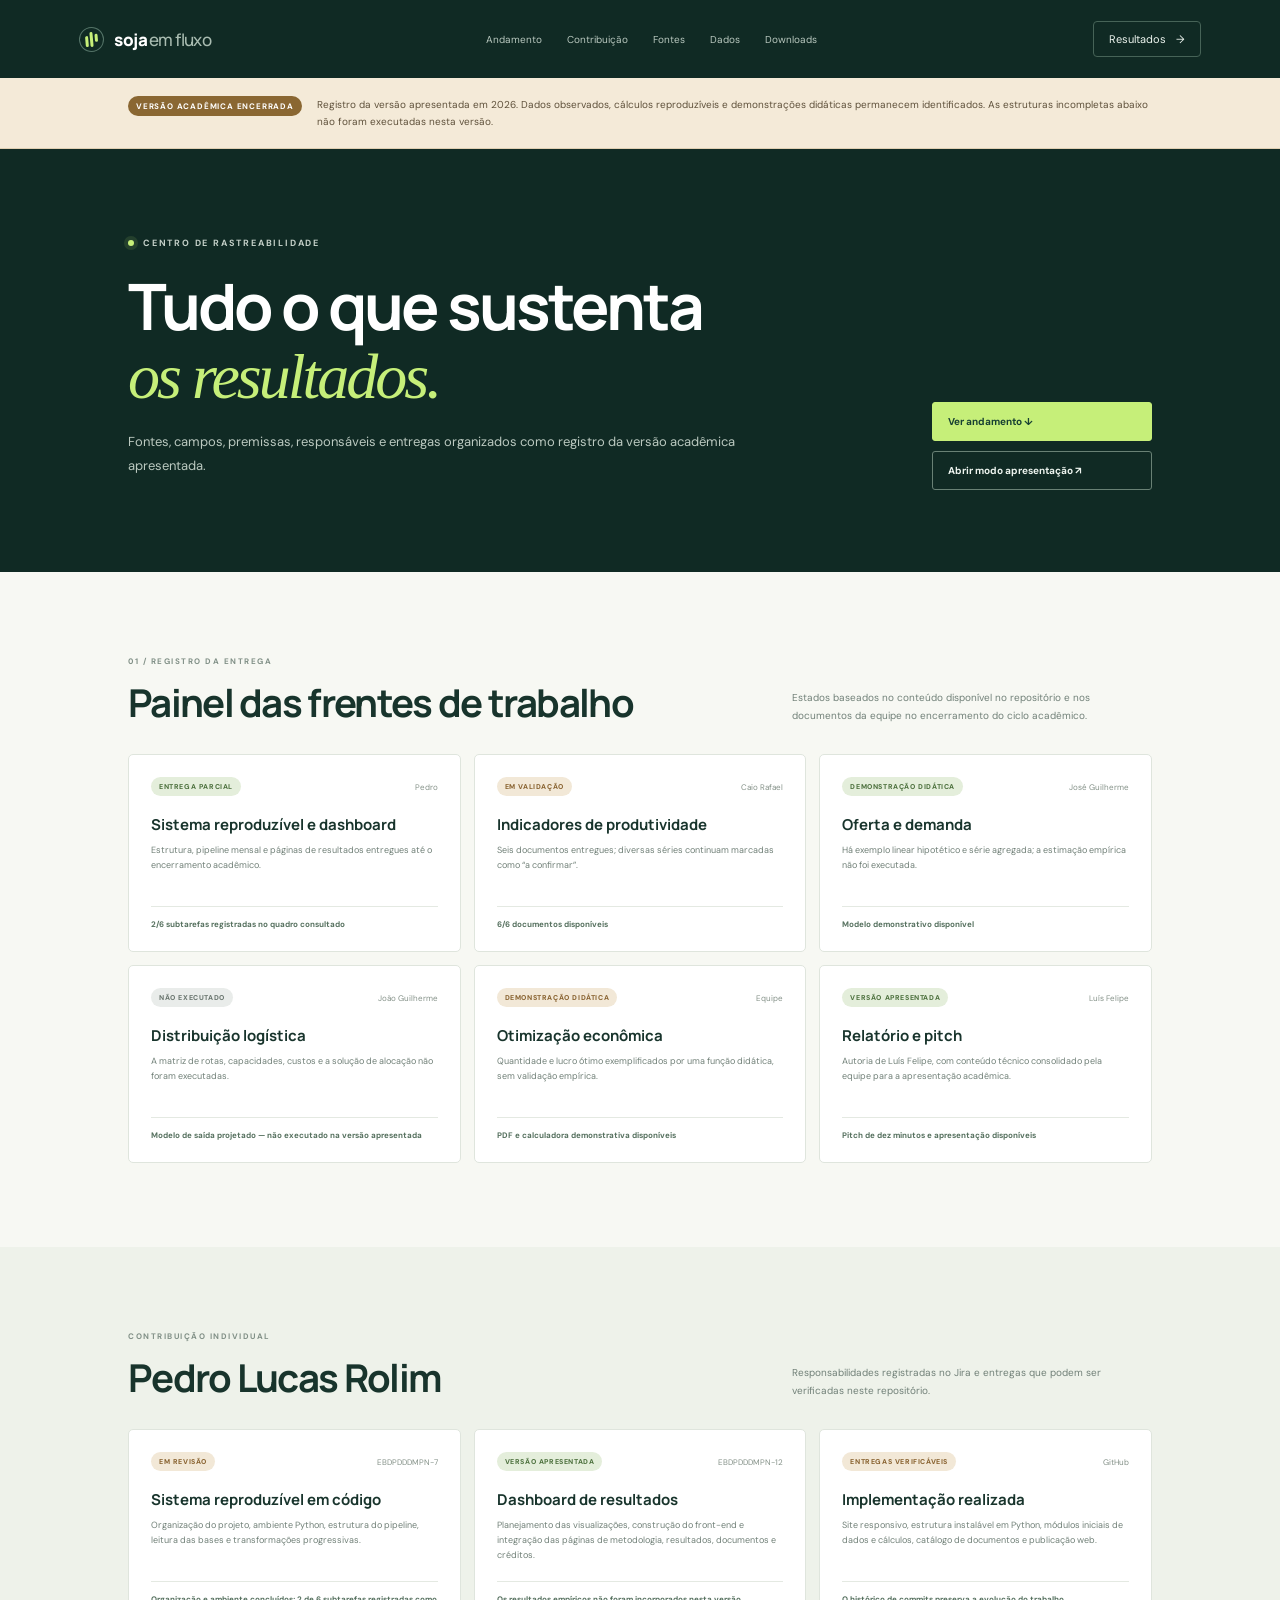
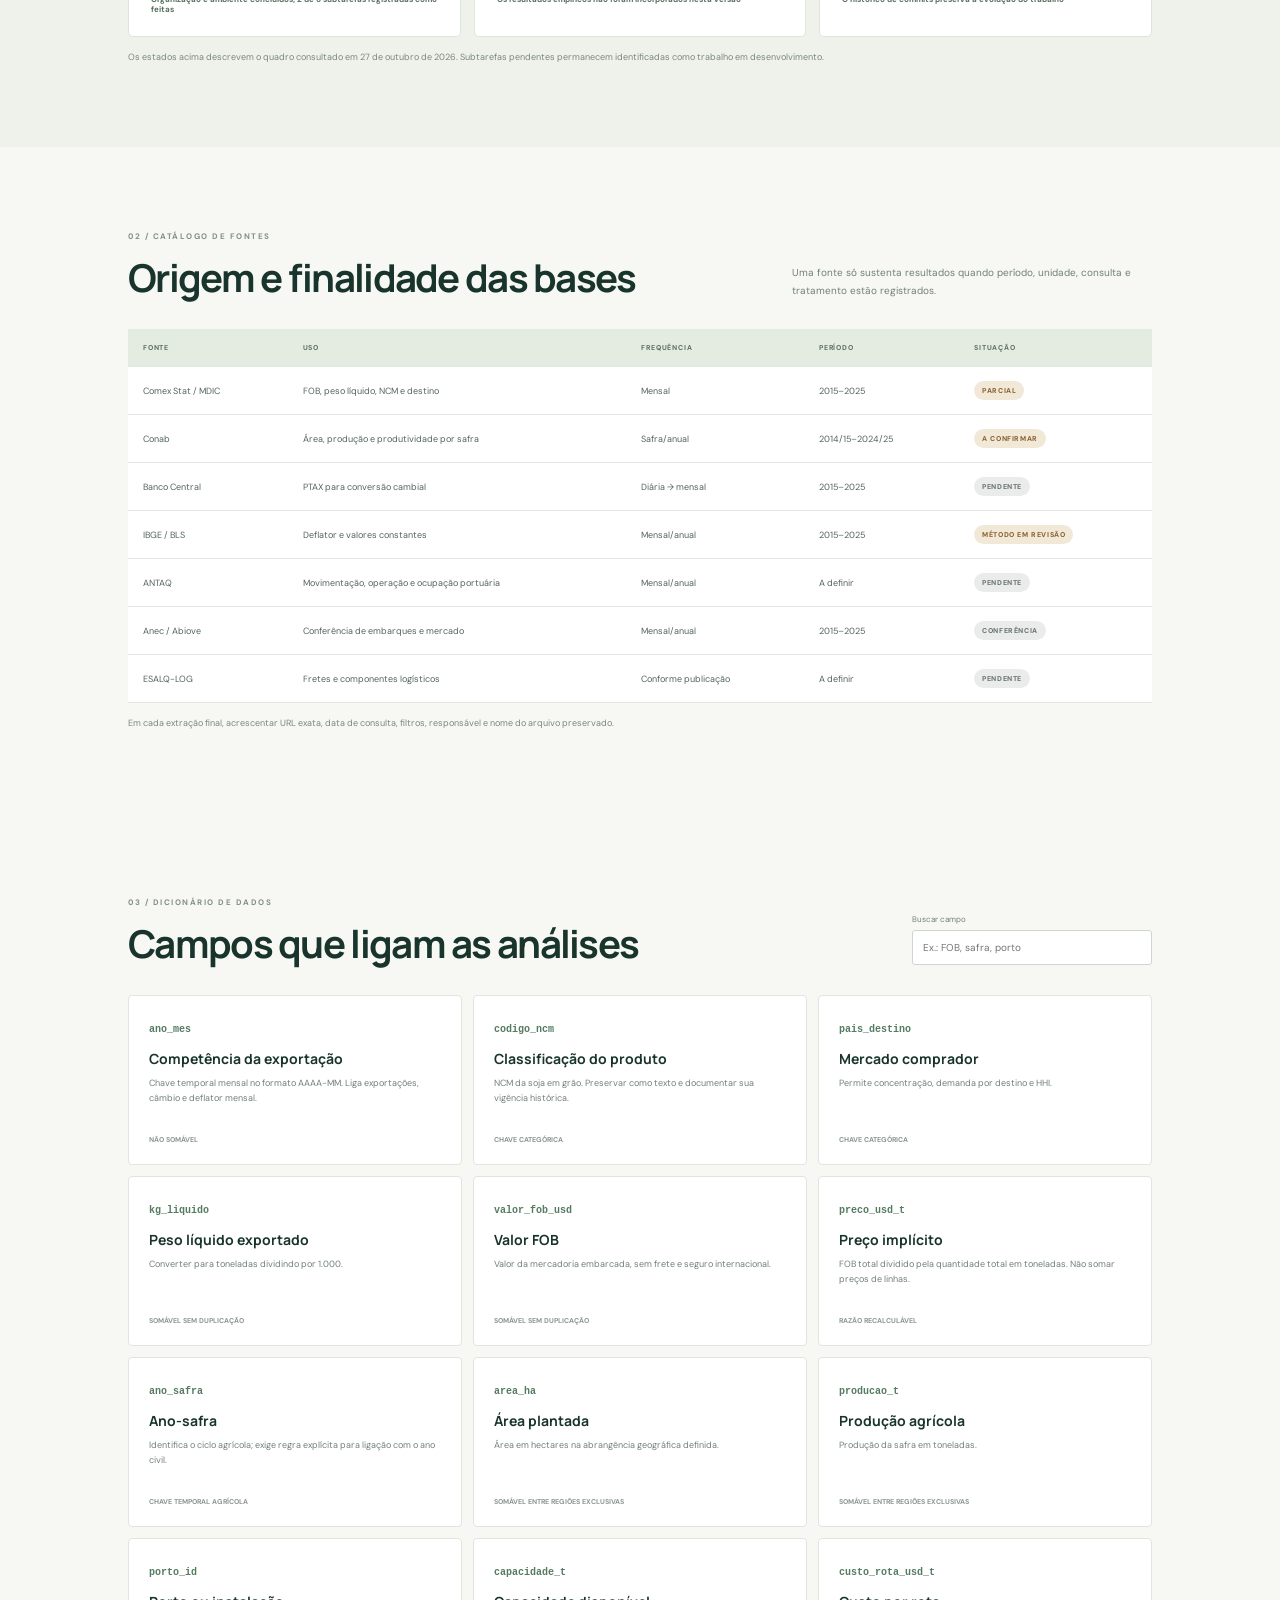
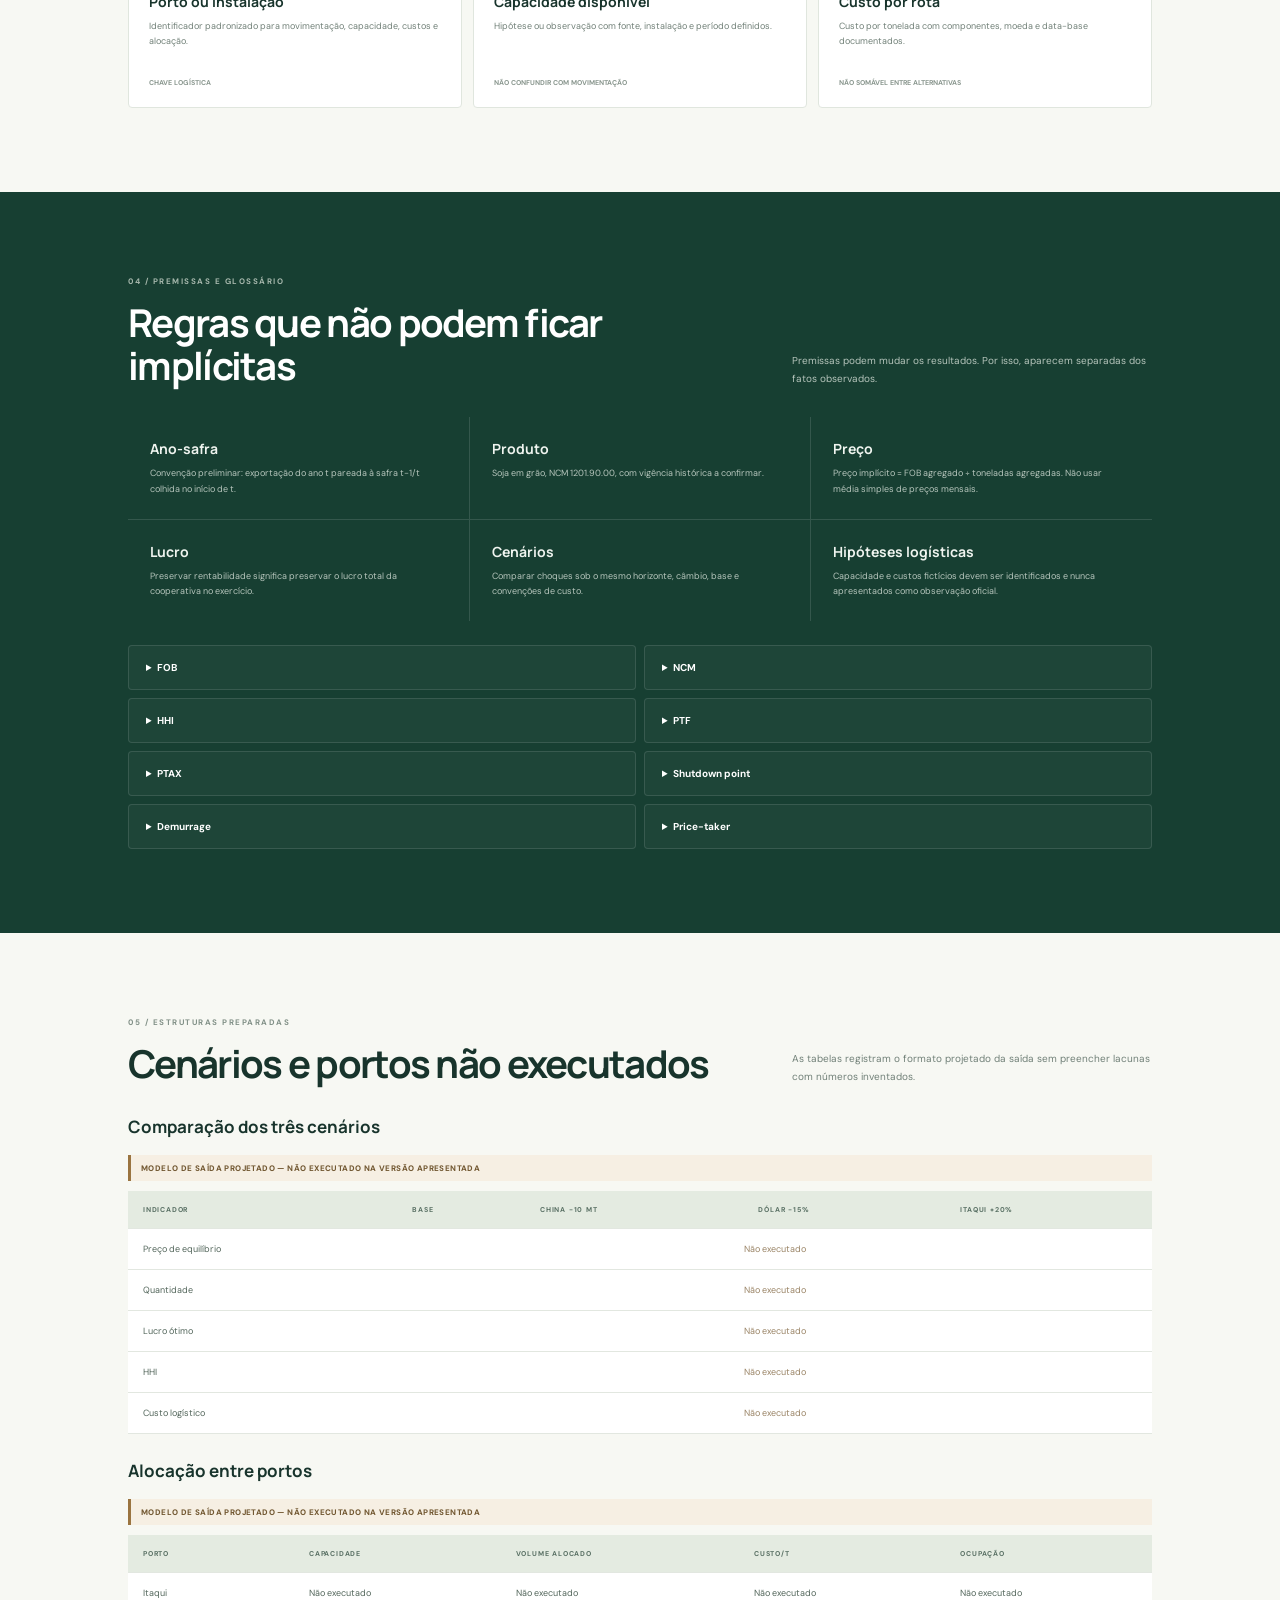
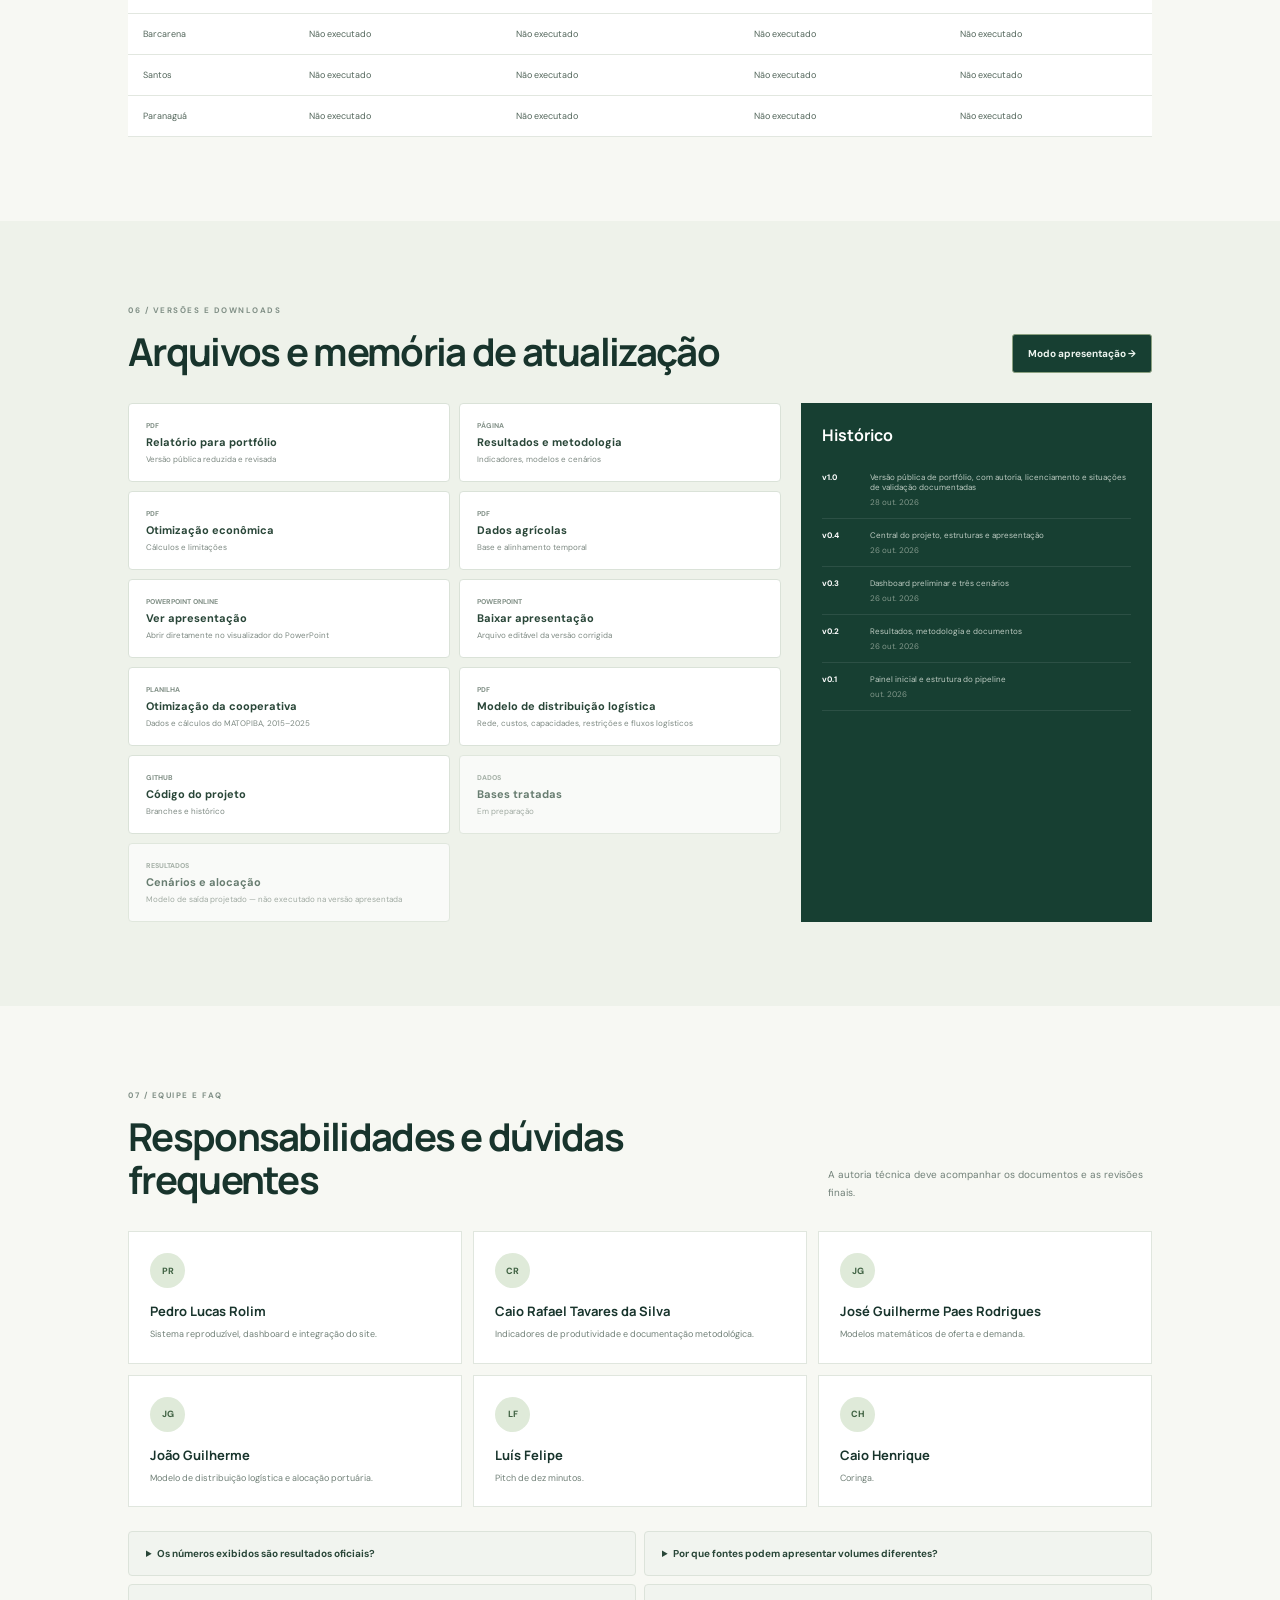
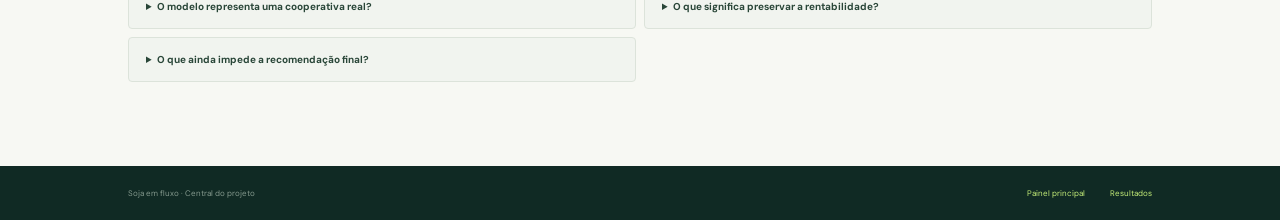
<file: frontend/central-projeto.html>
<!doctype html>
<html lang="pt-BR">
  <head>
    <meta charset="utf-8" />
    <meta name="viewport" content="width=device-width, initial-scale=1" />
    <meta name="theme-color" content="#102a24" />
    <meta name="description" content="Central de fontes, dados, premissas, andamento e documentos do PBL Soja sob Pressão." />
    <title>Central do projeto | Soja em fluxo</title>
    <link rel="preconnect" href="https://fonts.googleapis.com" />
    <link rel="preconnect" href="https://fonts.gstatic.com" crossorigin />
    <link href="https://fonts.googleapis.com/css2?family=DM+Sans:wght@400;500;600;700&family=Manrope:wght@400;500;600;700;800&display=swap" rel="stylesheet" />
    <link rel="stylesheet" href="styles.css" />
    <link rel="stylesheet" href="central-projeto.css" />
    <script src="central-projeto.js" defer></script>
  </head>
  <body>
    <header class="topbar hub-topbar">
      <a class="brand" href="index.html"><span class="brand-mark" aria-hidden="true"><span></span><span></span><span></span></span><span>soja<span class="brand-light">em fluxo</span></span></a>
      <nav class="hub-nav"><a href="#andamento">Andamento</a><a href="#contribuicao-pedro">Contribuição</a><a href="#fontes">Fontes</a><a href="#dados">Dados</a><a href="#downloads">Downloads</a></nav>
      <a class="repo-link" href="resultados-metodologia.html"><span>Resultados</span><span aria-hidden="true">→</span></a>
    </header>

    <main>
      <aside class="archive-notice" aria-label="Situação da versão publicada"><strong>Versão acadêmica encerrada</strong><p>Registro da versão apresentada em 2026. Dados observados, cálculos reproduzíveis e demonstrações didáticas permanecem identificados. As estruturas incompletas abaixo não foram executadas nesta versão.</p></aside>
      <section class="hub-hero">
        <div><div class="eyebrow"><span class="eyebrow-dot"></span> CENTRO DE RASTREABILIDADE</div><h1>Tudo o que sustenta<br /><em>os resultados.</em></h1><p>Fontes, campos, premissas, responsáveis e entregas organizados como registro da versão acadêmica apresentada.</p></div>
        <div class="hub-actions"><a href="#andamento">Ver andamento ↓</a><a href="apresentacao.html">Abrir modo apresentação ↗</a></div>
      </section>

      <section class="hub-section" id="andamento">
        <header class="hub-heading"><div><span>01 / REGISTRO DA ENTREGA</span><h2>Painel das frentes de trabalho</h2></div><p>Estados baseados no conteúdo disponível no repositório e nos documentos da equipe no encerramento do ciclo acadêmico.</p></header>
        <div class="progress-board">
          <article><div><span class="tag tag-progress">Entrega parcial</span><small>Pedro</small></div><h3>Sistema reproduzível e dashboard</h3><p>Estrutura, pipeline mensal e páginas de resultados entregues até o encerramento acadêmico.</p><b>2/6 subtarefas registradas no quadro consultado</b></article>
          <article><div><span class="tag tag-review">Em validação</span><small>Caio Rafael</small></div><h3>Indicadores de produtividade</h3><p>Seis documentos entregues; diversas séries continuam marcadas como “a confirmar”.</p><b>6/6 documentos disponíveis</b></article>
          <article><div><span class="tag tag-progress">Demonstração didática</span><small>José Guilherme</small></div><h3>Oferta e demanda</h3><p>Há exemplo linear hipotético e série agregada; a estimação empírica não foi executada.</p><b>Modelo demonstrativo disponível</b></article>
          <article><div><span class="tag tag-pending">Não executado</span><small>João Guilherme</small></div><h3>Distribuição logística</h3><p>A matriz de rotas, capacidades, custos e a solução de alocação não foram executadas.</p><b>Modelo de saída projetado — não executado na versão apresentada</b></article>
          <article><div><span class="tag tag-review">Demonstração didática</span><small>Equipe</small></div><h3>Otimização econômica</h3><p>Quantidade e lucro ótimo exemplificados por uma função didática, sem validação empírica.</p><b>PDF e calculadora demonstrativa disponíveis</b></article>
          <article><div><span class="tag tag-progress">Versão apresentada</span><small>Luís Felipe</small></div><h3>Relatório e pitch</h3><p>Autoria de Luís Felipe, com conteúdo técnico consolidado pela equipe para a apresentação acadêmica.</p><b>Pitch de dez minutos e apresentação disponíveis</b></article>
        </div>
      </section>

      <section class="hub-section hub-soft" id="contribuicao-pedro">
        <header class="hub-heading"><div><span>CONTRIBUIÇÃO INDIVIDUAL</span><h2>Pedro Lucas Rolim</h2></div><p>Responsabilidades registradas no Jira e entregas que podem ser verificadas neste repositório.</p></header>
        <div class="progress-board">
          <article><div><span class="tag tag-review">Em revisão</span><small>EBDPDDDMPN-7</small></div><h3>Sistema reproduzível em código</h3><p>Organização do projeto, ambiente Python, estrutura do pipeline, leitura das bases e transformações progressivas.</p><b>Organização e ambiente concluídos; 2 de 6 subtarefas registradas como feitas</b></article>
          <article><div><span class="tag tag-progress">Versão apresentada</span><small>EBDPDDDMPN-12</small></div><h3>Dashboard de resultados</h3><p>Planejamento das visualizações, construção do front-end e integração das páginas de metodologia, resultados, documentos e créditos.</p><b>Os resultados empíricos não foram incorporados nesta versão</b></article>
          <article><div><span class="tag tag-review">Entregas verificáveis</span><small>GitHub</small></div><h3>Implementação realizada</h3><p>Site responsivo, estrutura instalável em Python, módulos iniciais de dados e cálculos, catálogo de documentos e publicação web.</p><b>O histórico de commits preserva a evolução do trabalho</b></article>
        </div>
        <p class="source-note">Os estados acima descrevem o quadro consultado em 27 de outubro de 2026. Subtarefas pendentes permanecem identificadas como trabalho em desenvolvimento.</p>
      </section>

      <section class="hub-section" id="fontes">
        <header class="hub-heading"><div><span>02 / CATÁLOGO DE FONTES</span><h2>Origem e finalidade das bases</h2></div><p>Uma fonte só sustenta resultados quando período, unidade, consulta e tratamento estão registrados.</p></header>
        <div class="source-table-wrap"><table class="source-table"><thead><tr><th>Fonte</th><th>Uso</th><th>Frequência</th><th>Período</th><th>Situação</th></tr></thead><tbody>
          <tr><td>Comex Stat / MDIC</td><td>FOB, peso líquido, NCM e destino</td><td>Mensal</td><td>2015–2025</td><td><span class="tag tag-review">Parcial</span></td></tr>
          <tr><td>Conab</td><td>Área, produção e produtividade por safra</td><td>Safra/anual</td><td>2014/15–2024/25</td><td><span class="tag tag-review">A confirmar</span></td></tr>
          <tr><td>Banco Central</td><td>PTAX para conversão cambial</td><td>Diária → mensal</td><td>2015–2025</td><td><span class="tag tag-pending">Pendente</span></td></tr>
          <tr><td>IBGE / BLS</td><td>Deflator e valores constantes</td><td>Mensal/anual</td><td>2015–2025</td><td><span class="tag tag-review">Método em revisão</span></td></tr>
          <tr><td>ANTAQ</td><td>Movimentação, operação e ocupação portuária</td><td>Mensal/anual</td><td>A definir</td><td><span class="tag tag-pending">Pendente</span></td></tr>
          <tr><td>Anec / Abiove</td><td>Conferência de embarques e mercado</td><td>Mensal/anual</td><td>2015–2025</td><td><span class="tag tag-pending">Conferência</span></td></tr>
          <tr><td>ESALQ-LOG</td><td>Fretes e componentes logísticos</td><td>Conforme publicação</td><td>A definir</td><td><span class="tag tag-pending">Pendente</span></td></tr>
        </tbody></table></div>
        <p class="source-note">Em cada extração final, acrescentar URL exata, data de consulta, filtros, responsável e nome do arquivo preservado.</p>
      </section>

      <section class="hub-section" id="dados">
        <header class="hub-heading"><div><span>03 / DICIONÁRIO DE DADOS</span><h2>Campos que ligam as análises</h2></div><label class="dictionary-search">Buscar campo<input id="dictionary-filter" type="search" placeholder="Ex.: FOB, safra, porto" /></label></header>
        <div class="dictionary-grid" id="dictionary-grid">
          <article data-terms="ano mês tempo exportação"><code>ano_mes</code><h3>Competência da exportação</h3><p>Chave temporal mensal no formato AAAA-MM. Liga exportações, câmbio e deflator mensal.</p><span>Não somável</span></article>
          <article data-terms="ncm produto soja"><code>codigo_ncm</code><h3>Classificação do produto</h3><p>NCM da soja em grão. Preservar como texto e documentar sua vigência histórica.</p><span>Chave categórica</span></article>
          <article data-terms="país destino mercado"><code>pais_destino</code><h3>Mercado comprador</h3><p>Permite concentração, demanda por destino e HHI.</p><span>Chave categórica</span></article>
          <article data-terms="peso kg quantidade tonelada"><code>kg_liquido</code><h3>Peso líquido exportado</h3><p>Converter para toneladas dividindo por 1.000.</p><span>Somável sem duplicação</span></article>
          <article data-terms="valor fob dólar receita"><code>valor_fob_usd</code><h3>Valor FOB</h3><p>Valor da mercadoria embarcada, sem frete e seguro internacional.</p><span>Somável sem duplicação</span></article>
          <article data-terms="preço implícito fob tonelada"><code>preco_usd_t</code><h3>Preço implícito</h3><p>FOB total dividido pela quantidade total em toneladas. Não somar preços de linhas.</p><span>Razão recalculável</span></article>
          <article data-terms="safra agricultura ano"><code>ano_safra</code><h3>Ano-safra</h3><p>Identifica o ciclo agrícola; exige regra explícita para ligação com o ano civil.</p><span>Chave temporal agrícola</span></article>
          <article data-terms="área hectare agricultura"><code>area_ha</code><h3>Área plantada</h3><p>Área em hectares na abrangência geográfica definida.</p><span>Somável entre regiões exclusivas</span></article>
          <article data-terms="produção tonelada agricultura"><code>producao_t</code><h3>Produção agrícola</h3><p>Produção da safra em toneladas.</p><span>Somável entre regiões exclusivas</span></article>
          <article data-terms="porto logística origem terminal"><code>porto_id</code><h3>Porto ou instalação</h3><p>Identificador padronizado para movimentação, capacidade, custos e alocação.</p><span>Chave logística</span></article>
          <article data-terms="capacidade porto tonelada"><code>capacidade_t</code><h3>Capacidade disponível</h3><p>Hipótese ou observação com fonte, instalação e período definidos.</p><span>Não confundir com movimentação</span></article>
          <article data-terms="custo rota frete logística"><code>custo_rota_usd_t</code><h3>Custo por rota</h3><p>Custo por tonelada com componentes, moeda e data-base documentados.</p><span>Não somável entre alternativas</span></article>
        </div>
      </section>

      <section class="hub-section hub-dark" id="premissas">
        <header class="hub-heading hub-heading-light"><div><span>04 / PREMISSAS E GLOSSÁRIO</span><h2>Regras que não podem ficar implícitas</h2></div><p>Premissas podem mudar os resultados. Por isso, aparecem separadas dos fatos observados.</p></header>
        <div class="assumption-grid">
          <article><h3>Ano-safra</h3><p>Convenção preliminar: exportação do ano t pareada à safra t−1/t colhida no início de t.</p></article>
          <article><h3>Produto</h3><p>Soja em grão, NCM 1201.90.00, com vigência histórica a confirmar.</p></article>
          <article><h3>Preço</h3><p>Preço implícito = FOB agregado ÷ toneladas agregadas. Não usar média simples de preços mensais.</p></article>
          <article><h3>Lucro</h3><p>Preservar rentabilidade significa preservar o lucro total da cooperativa no exercício.</p></article>
          <article><h3>Cenários</h3><p>Comparar choques sob o mesmo horizonte, câmbio, base e convenções de custo.</p></article>
          <article><h3>Hipóteses logísticas</h3><p>Capacidade e custos fictícios devem ser identificados e nunca apresentados como observação oficial.</p></article>
        </div>
        <div class="glossary" id="glossario">
          <details><summary>FOB</summary><p>Valor da mercadoria já embarcada, sem frete e seguro internacionais.</p></details>
          <details><summary>NCM</summary><p>Classificação usada para identificar mercadorias no comércio exterior.</p></details>
          <details><summary>HHI</summary><p>Índice de concentração calculado pela soma dos quadrados das participações dos destinos.</p></details>
          <details><summary>PTF</summary><p>Produtividade Total dos Fatores: produto dividido por um índice agregado de insumos.</p></details>
          <details><summary>PTAX</summary><p>Taxa de câmbio de referência publicada pelo Banco Central.</p></details>
          <details><summary>Shutdown point</summary><p>Preço abaixo do qual a receita não cobre o custo variável médio mínimo.</p></details>
          <details><summary>Demurrage</summary><p>Custo pela permanência do navio além do tempo contratado.</p></details>
          <details><summary>Price-taker</summary><p>Agente que aceita o preço de mercado e decide principalmente a quantidade.</p></details>
        </div>
      </section>

      <section class="hub-section" id="estruturas">
        <header class="hub-heading"><div><span>05 / ESTRUTURAS PREPARADAS</span><h2>Cenários e portos não executados</h2></div><p>As tabelas registram o formato projetado da saída sem preencher lacunas com números inventados.</p></header>
        <div class="placeholder-block"><h3>Comparação dos três cenários</h3><span class="output-model-label">Modelo de saída projetado — não executado na versão apresentada</span><div class="source-table-wrap"><table class="source-table"><thead><tr><th>Indicador</th><th>Base</th><th>China −10 Mt</th><th>Dólar −15%</th><th>Itaqui +20%</th></tr></thead><tbody><tr><td>Preço de equilíbrio</td><td colspan="4">Não executado</td></tr><tr><td>Quantidade</td><td colspan="4">Não executado</td></tr><tr><td>Lucro ótimo</td><td colspan="4">Não executado</td></tr><tr><td>HHI</td><td colspan="4">Não executado</td></tr><tr><td>Custo logístico</td><td colspan="4">Não executado</td></tr></tbody></table></div></div>
        <div class="placeholder-block"><h3>Alocação entre portos</h3><span class="output-model-label">Modelo de saída projetado — não executado na versão apresentada</span><div class="source-table-wrap"><table class="source-table"><thead><tr><th>Porto</th><th>Capacidade</th><th>Volume alocado</th><th>Custo/t</th><th>Ocupação</th></tr></thead><tbody><tr><td>Itaqui</td><td>Não executado</td><td>Não executado</td><td>Não executado</td><td>Não executado</td></tr><tr><td>Barcarena</td><td>Não executado</td><td>Não executado</td><td>Não executado</td><td>Não executado</td></tr><tr><td>Santos</td><td>Não executado</td><td>Não executado</td><td>Não executado</td><td>Não executado</td></tr><tr><td>Paranaguá</td><td>Não executado</td><td>Não executado</td><td>Não executado</td><td>Não executado</td></tr></tbody></table></div></div>
      </section>

      <section class="hub-section hub-soft" id="downloads">
        <header class="hub-heading"><div><span>06 / VERSÕES E DOWNLOADS</span><h2>Arquivos e memória de atualização</h2></div><a class="pitch-button" href="apresentacao.html">Modo apresentação →</a></header>
        <div class="download-layout"><div class="download-grid">
          <a href="assets/documentos/Relatorio_Portfolio_Soja_em_Fluxo.pdf" target="_blank" rel="noreferrer"><span>PDF</span><strong>Relatório para portfólio</strong><small>Versão pública reduzida e revisada</small></a>
          <a href="resultados-metodologia.html"><span>PÁGINA</span><strong>Resultados e metodologia</strong><small>Indicadores, modelos e cenários</small></a>
          <a href="assets/documentos/Resultado-Calculos.pdf" target="_blank" rel="noreferrer"><span>PDF</span><strong>Otimização econômica</strong><small>Cálculos e limitações</small></a>
          <a href="assets/documentos/ST4.1_Preparar_dados_agricolas.pdf" target="_blank" rel="noreferrer"><span>PDF</span><strong>Dados agrícolas</strong><small>Base e alinhamento temporal</small></a>
          <a href="https://view.officeapps.live.com/op/view.aspx?src=https%3A%2F%2Fraw.githubusercontent.com%2Fpedruck9-crypto%2Fpbl-soja-logistica%2Ffeature%2Fcentral-projeto-site%2Ffrontend%2Fassets%2Fdocumentos%2FApresentacao_PBL_Soja_em_Fluxo_Corrigida_v2.pptx" target="_blank" rel="noreferrer"><span>POWERPOINT ONLINE</span><strong>Ver apresentação</strong><small>Abrir diretamente no visualizador do PowerPoint</small></a>
          <a href="assets/documentos/Apresentacao_PBL_Soja_em_Fluxo_Corrigida_v2.pptx"><span>POWERPOINT</span><strong>Baixar apresentação</strong><small>Arquivo editável da versão corrigida</small></a>
          <a href="assets/dados/Otimizacao_Cooperativa_Matopiba_2015_2025.xlsx"><span>PLANILHA</span><strong>Otimização da cooperativa</strong><small>Dados e cálculos do MATOPIBA, 2015–2025</small></a>
          <a href="assets/documentos/modelo_distribuicao_logistica_soja.pdf" target="_blank" rel="noreferrer"><span>PDF</span><strong>Modelo de distribuição logística</strong><small>Rede, custos, capacidades, restrições e fluxos logísticos</small></a>
          <a href="https://github.com/pedruck9-crypto/pbl-soja-logistica" target="_blank" rel="noreferrer"><span>GITHUB</span><strong>Código do projeto</strong><small>Branches e histórico</small></a>
          <div class="download-pending"><span>DADOS</span><strong>Bases tratadas</strong><small>Em preparação</small></div>
          <div class="download-pending"><span>RESULTADOS</span><strong>Cenários e alocação</strong><small>Modelo de saída projetado — não executado na versão apresentada</small></div>
        </div><div class="version-list"><h3>Histórico</h3><p><b>v1.0</b><span>Versão pública de portfólio, com autoria, licenciamento e situações de validação documentadas</span><time>28 out. 2026</time></p><p><b>v0.4</b><span>Central do projeto, estruturas e apresentação</span><time>26 out. 2026</time></p><p><b>v0.3</b><span>Dashboard preliminar e três cenários</span><time>26 out. 2026</time></p><p><b>v0.2</b><span>Resultados, metodologia e documentos</span><time>26 out. 2026</time></p><p><b>v0.1</b><span>Painel inicial e estrutura do pipeline</span><time>out. 2026</time></p></div></div>
      </section>

      <section class="hub-section" id="equipe">
        <header class="hub-heading"><div><span>07 / EQUIPE E FAQ</span><h2>Responsabilidades e dúvidas frequentes</h2></div><p>A autoria técnica deve acompanhar os documentos e as revisões finais.</p></header>
        <div class="team-grid">
          <article><span>PR</span><h3>Pedro Lucas Rolim</h3><p>Sistema reproduzível, dashboard e integração do site.</p></article>
          <article><span>CR</span><h3>Caio Rafael Tavares da Silva</h3><p>Indicadores de produtividade e documentação metodológica.</p></article>
          <article><span>JG</span><h3>José Guilherme Paes Rodrigues</h3><p>Modelos matemáticos de oferta e demanda.</p></article>
          <article><span>JG</span><h3>João Guilherme</h3><p>Modelo de distribuição logística e alocação portuária.</p></article>
          <article><span>LF</span><h3>Luís Felipe</h3><p>Pitch de dez minutos.</p></article>
          <article><span>CH</span><h3>Caio Henrique</h3><p>Coringa.</p></article>
        </div>
        <div class="faq">
          <details><summary>Os números exibidos são resultados oficiais?</summary><p>Somente valores acompanhados de fonte e classificação como dado observado ou cálculo reproduzível devem ser lidos dessa forma. Demonstrações didáticas, hipóteses, valores sintéticos e itens não validados permanecem identificados e não representam operações reais.</p></details>
          <details><summary>Por que fontes podem apresentar volumes diferentes?</summary><p>Comex Stat registra declarações de exportação; associações podem acompanhar cronogramas de embarque e utilizar recortes distintos.</p></details>
          <details><summary>O modelo representa uma cooperativa real?</summary><p>A Cooperativa Matopiba Grãos e a função de custo são elementos didáticos do PBL.</p></details>
          <details><summary>O que significa preservar a rentabilidade?</summary><p>Neste exercício, significa preservar o lucro total, sem confundi-lo com receita ou margem por tonelada.</p></details>
          <details><summary>O que ainda impede a recomendação final?</summary><p>Estimação empírica de oferta e demanda, execução dos cenários e solução da alocação entre portos.</p></details>
        </div>
      </section>
    </main>
    <footer class="hub-footer"><span>Soja em fluxo · Central do projeto</span><a href="index.html">Painel principal</a><a href="resultados-metodologia.html">Resultados</a></footer>
  </body>
</html>
</file>
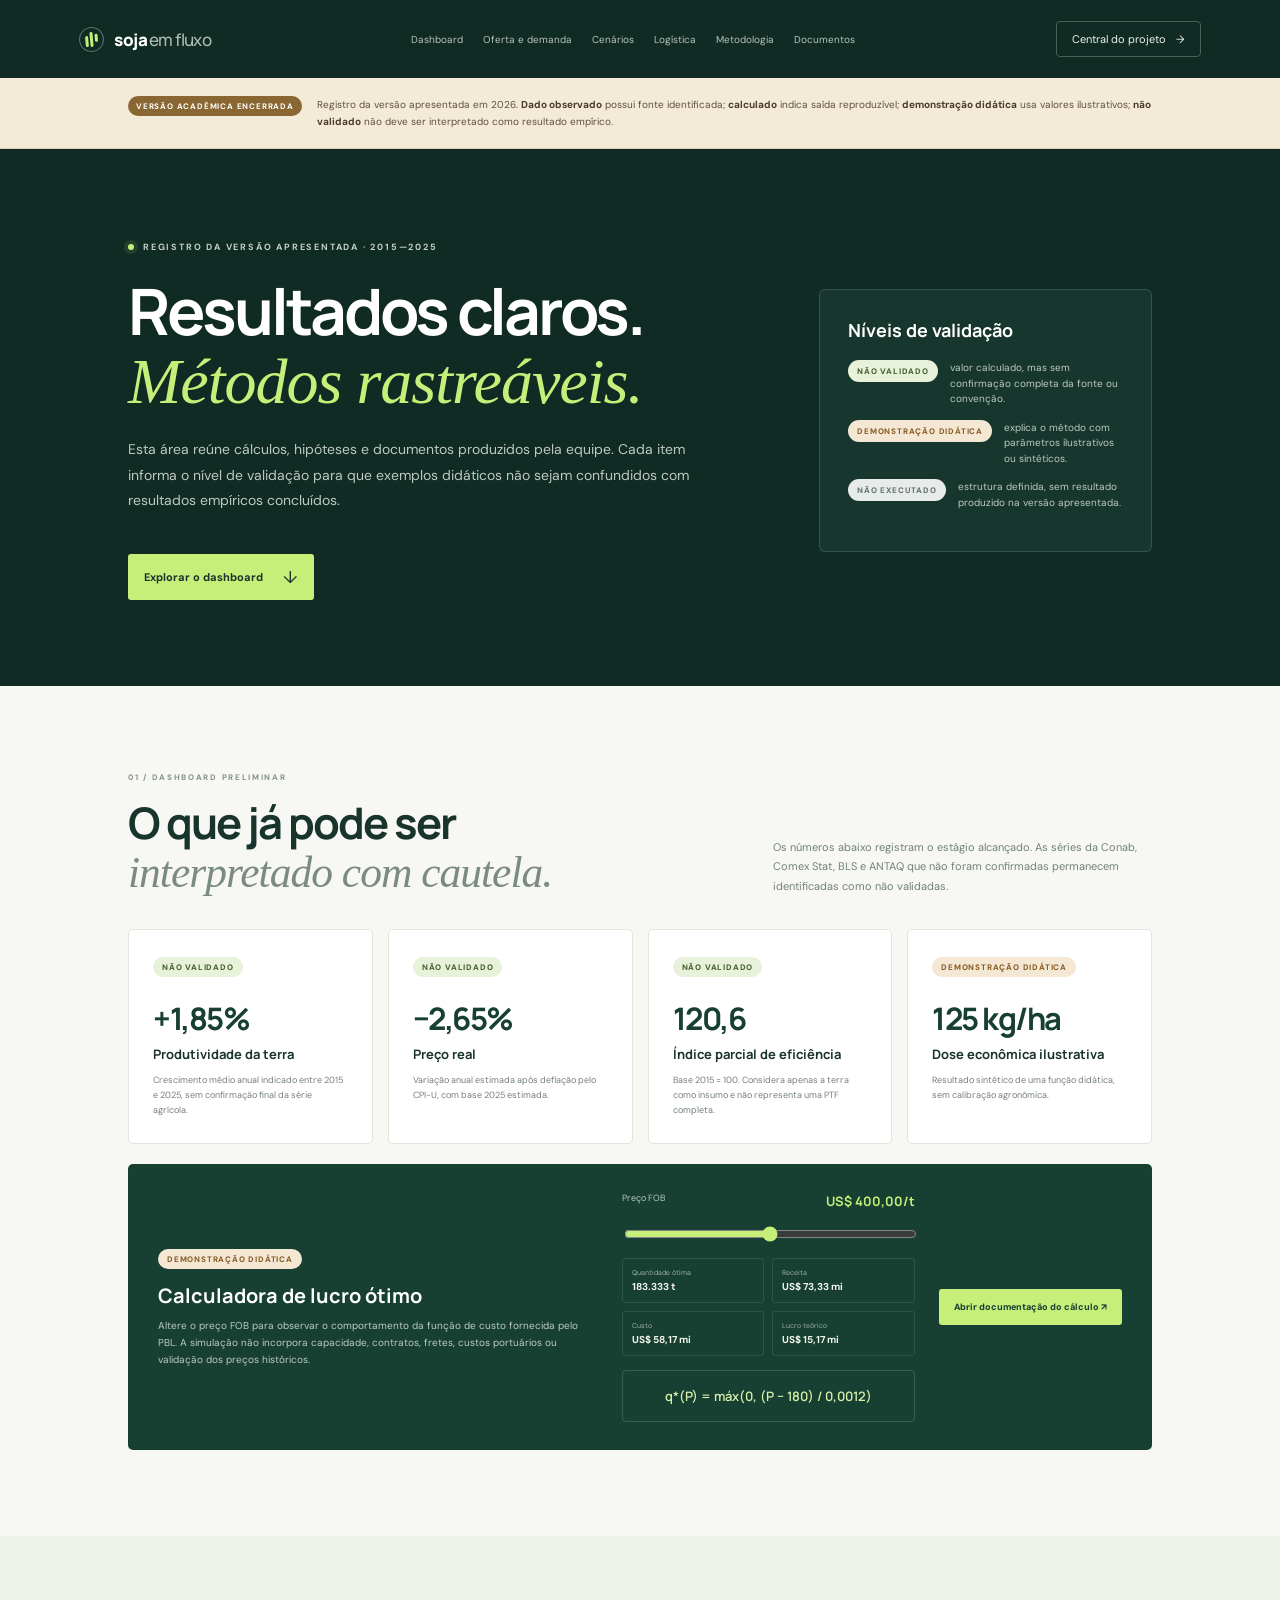
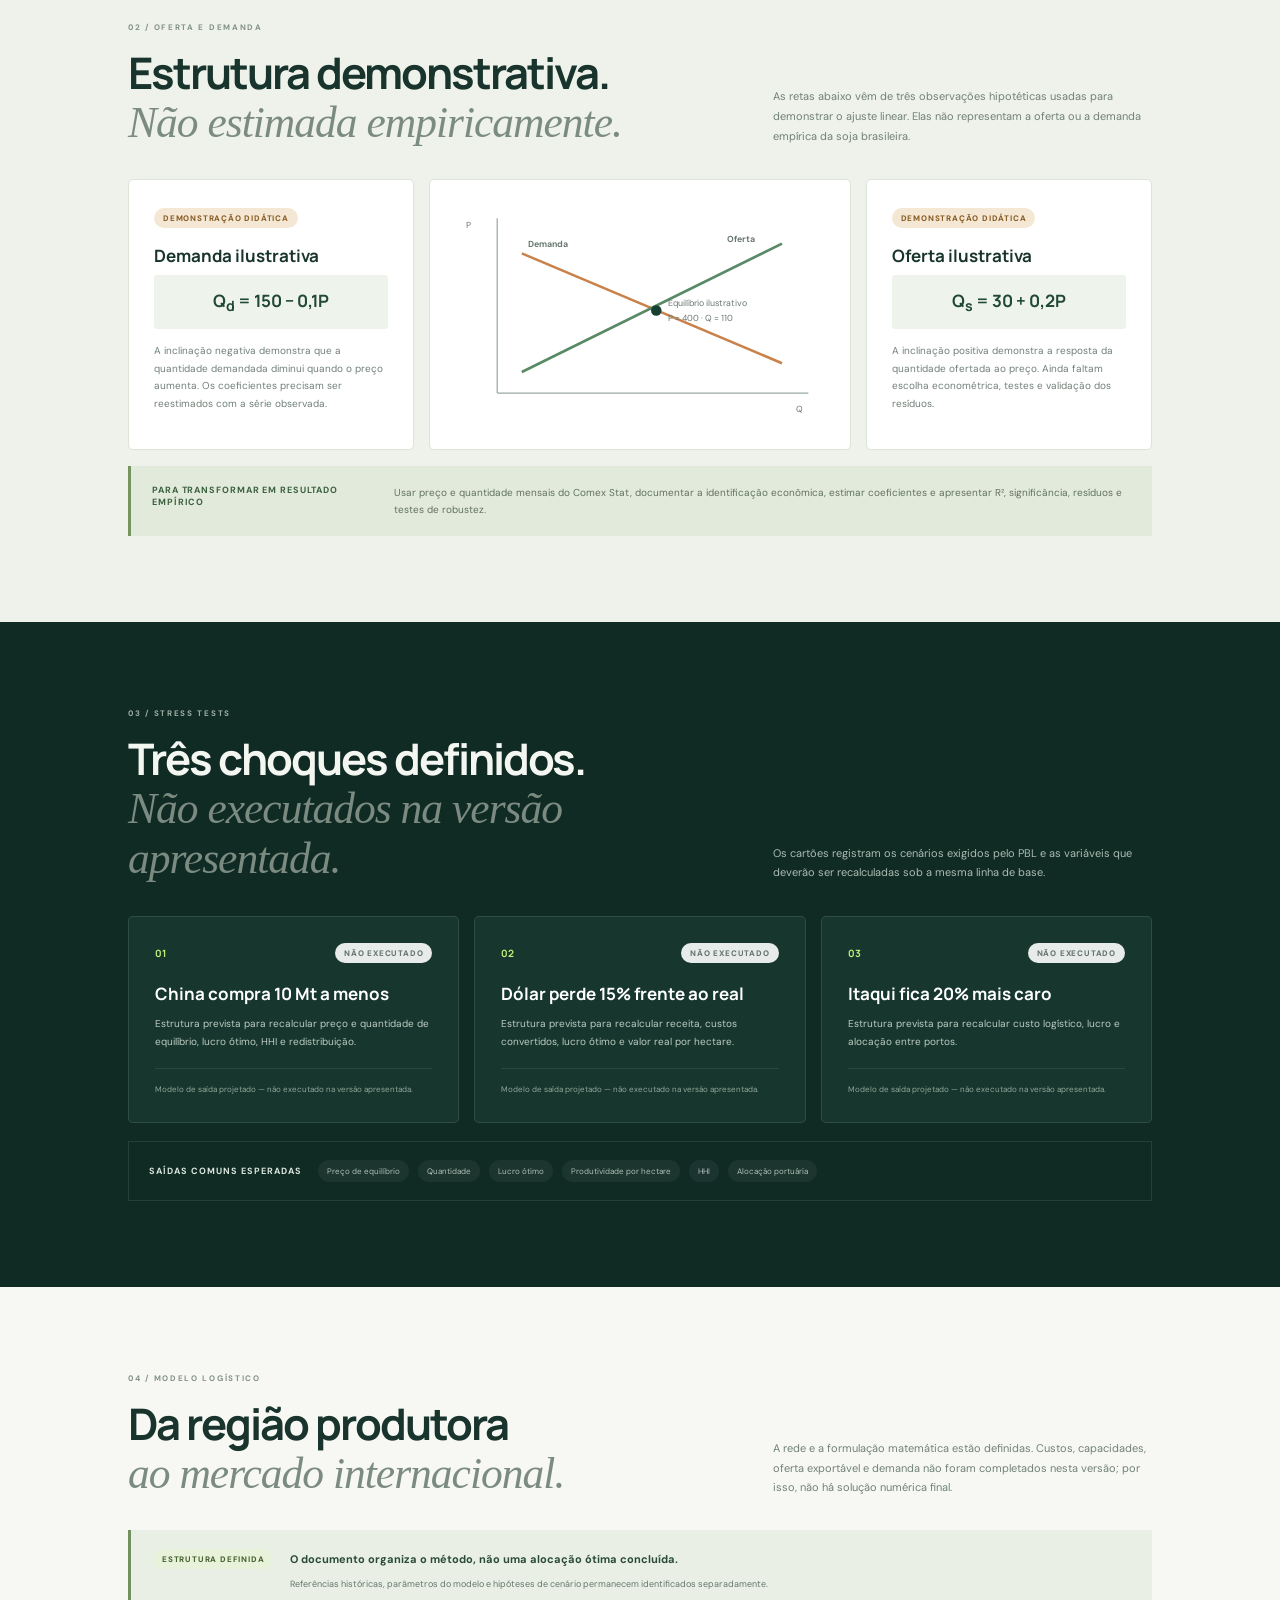
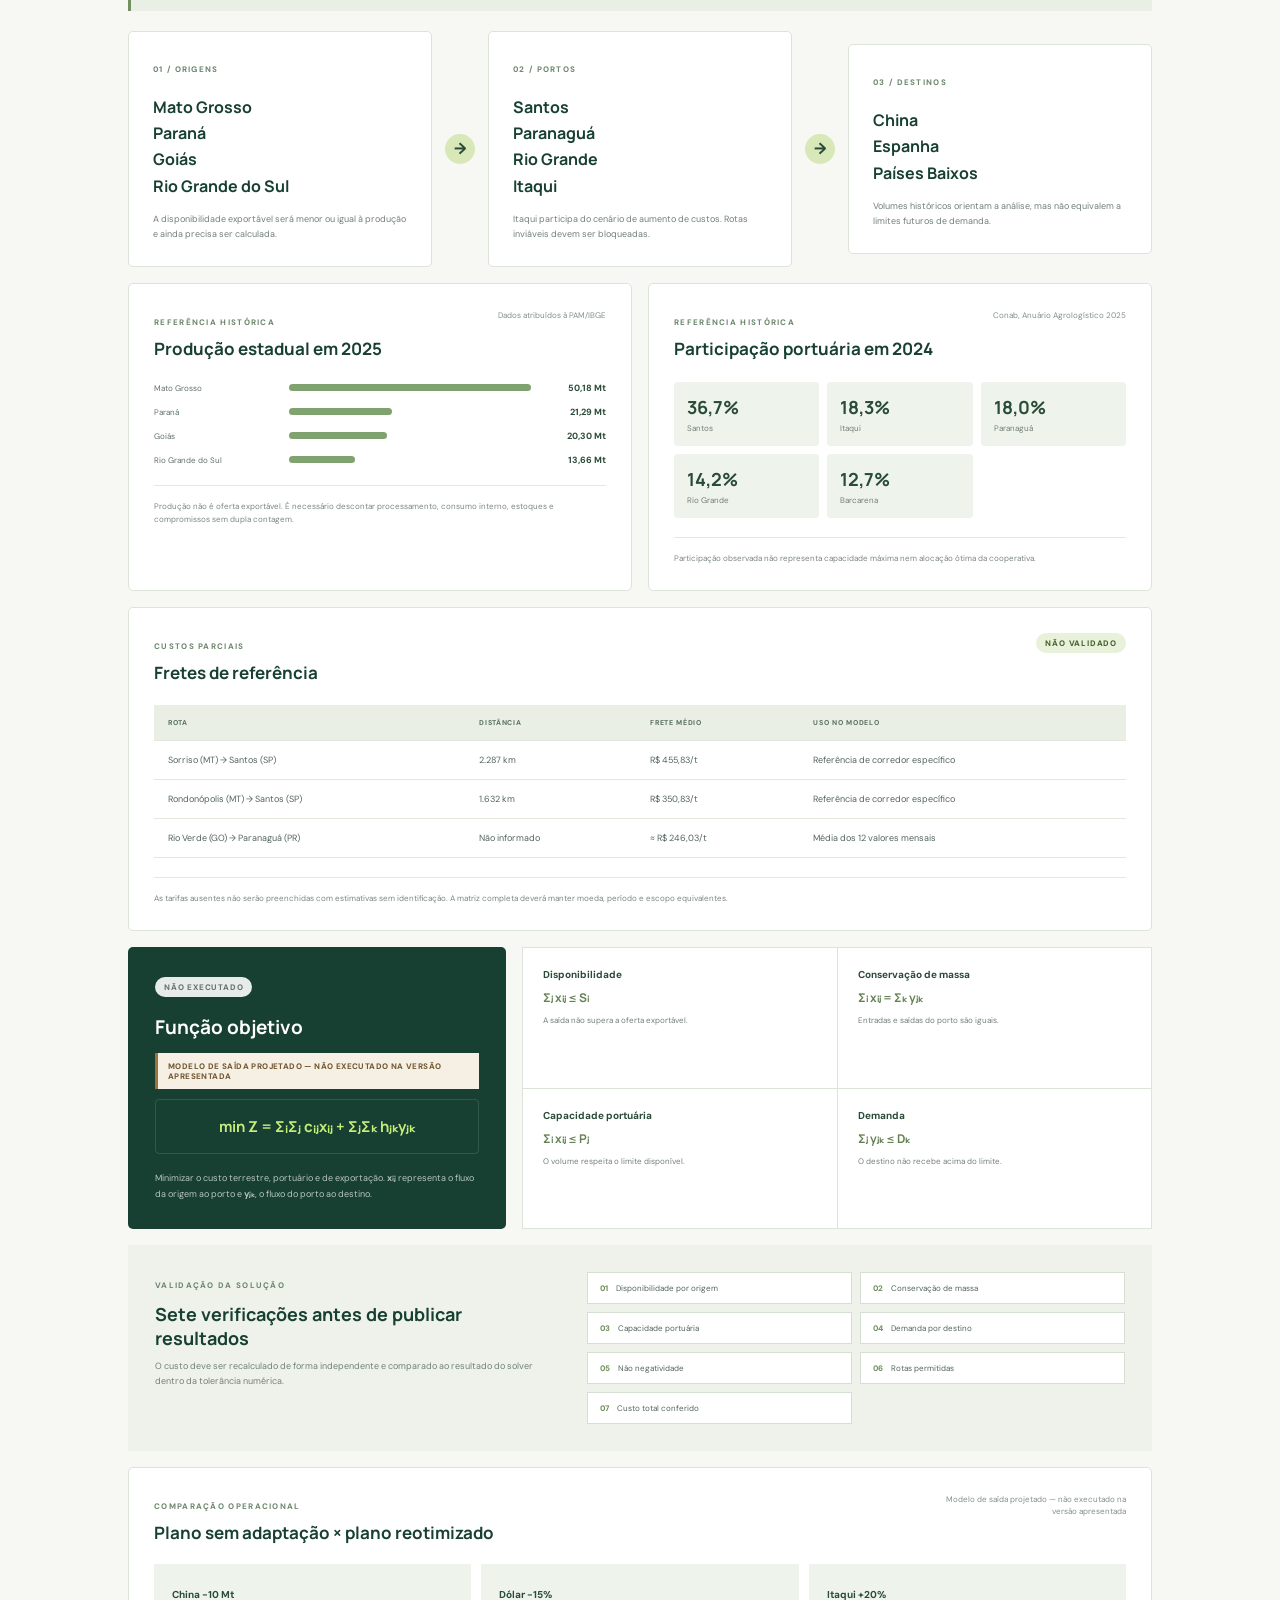
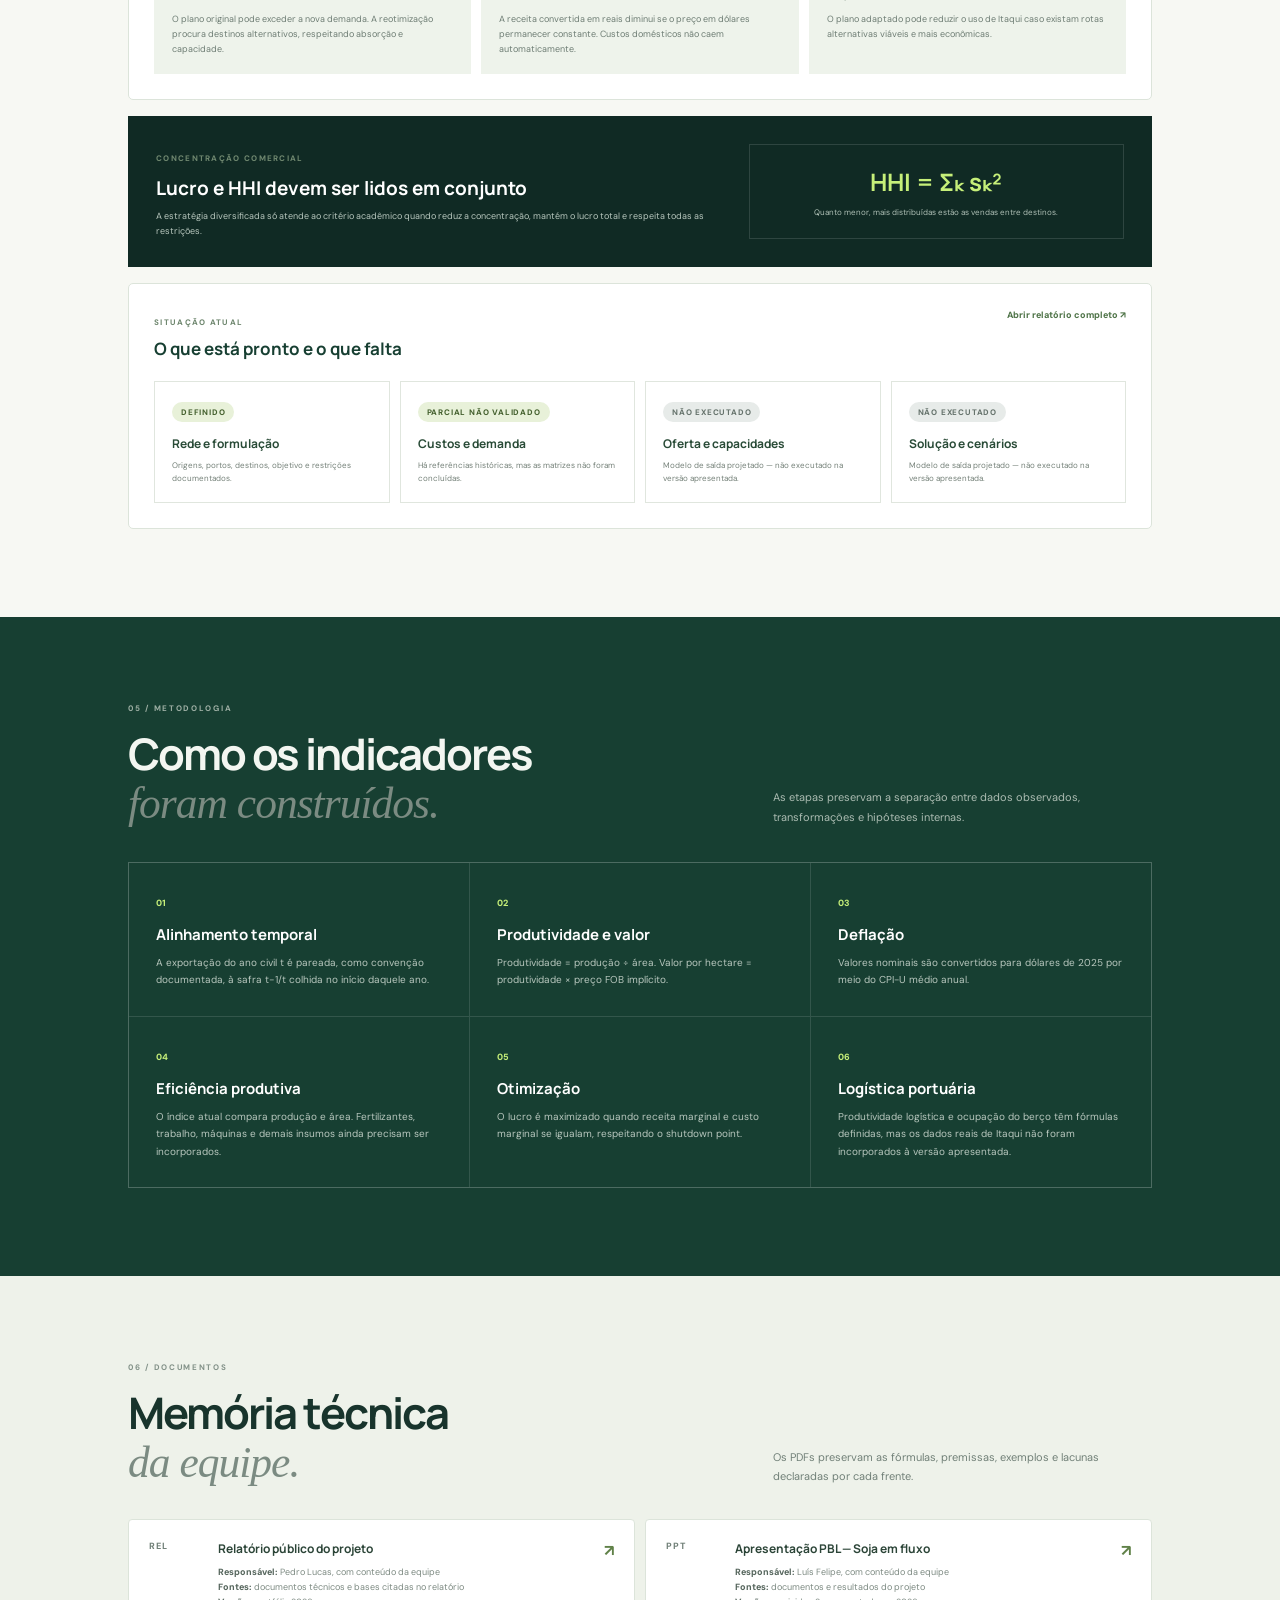
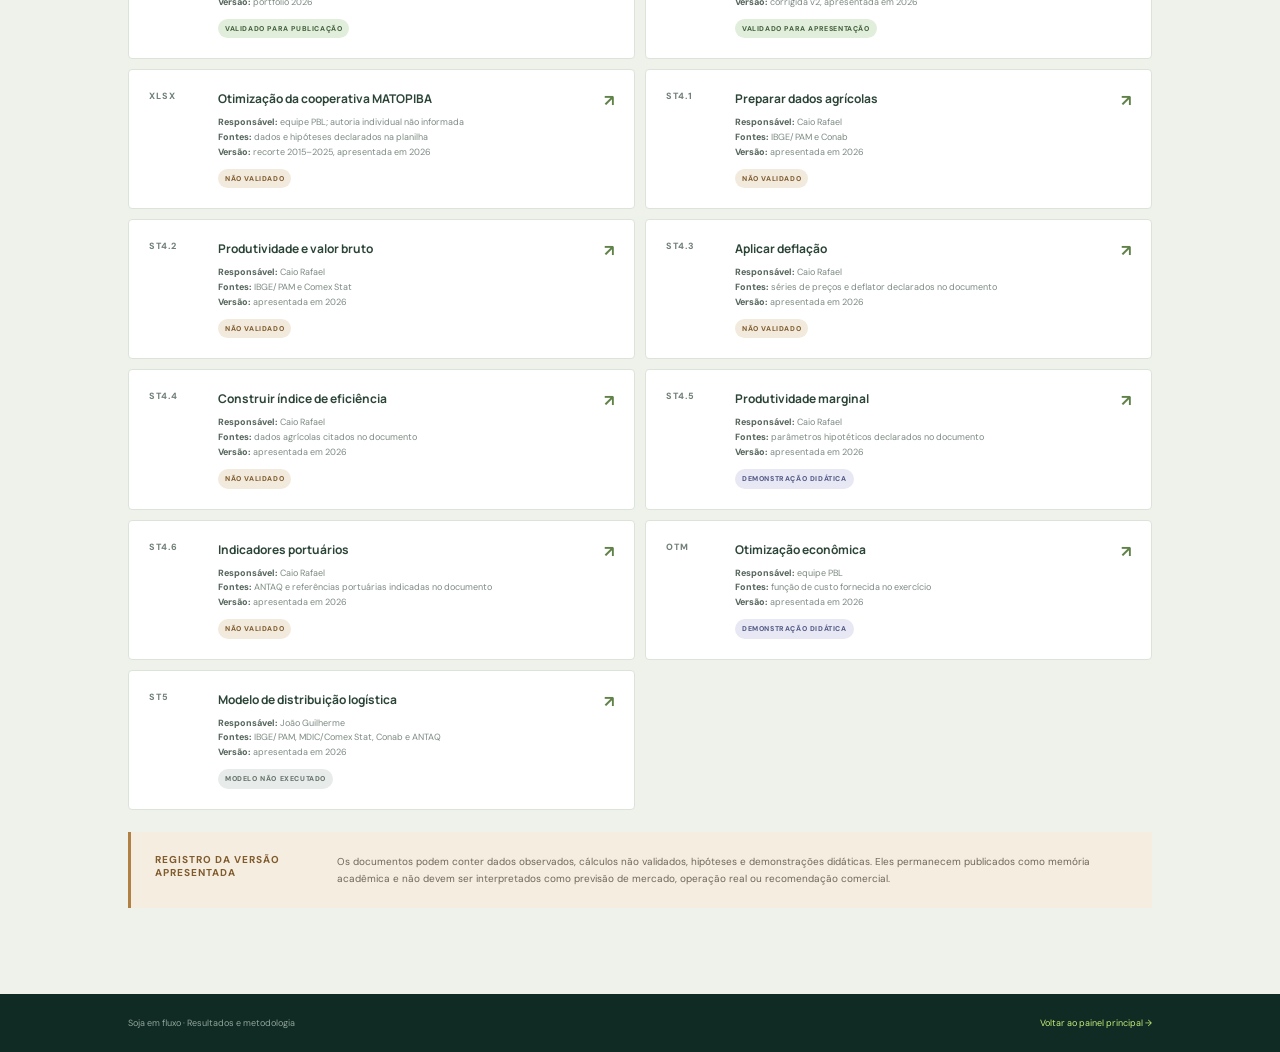
<file: frontend/resultados-metodologia.html>
<!doctype html>
<html lang="pt-BR">
  <head>
    <meta charset="utf-8" />
    <meta name="viewport" content="width=device-width, initial-scale=1" />
    <meta name="theme-color" content="#102a24" />
    <meta name="description" content="Resultados preliminares, métodos e documentos técnicos do PBL Soja sob Pressão." />
    <title>Resultados e metodologia | Soja em fluxo</title>
    <link rel="preconnect" href="https://fonts.googleapis.com" />
    <link rel="preconnect" href="https://fonts.gstatic.com" crossorigin />
    <link href="https://fonts.googleapis.com/css2?family=DM+Sans:wght@400;500;600;700&family=Manrope:wght@400;500;600;700;800&display=swap" rel="stylesheet" />
    <link rel="stylesheet" href="styles.css" />
    <link rel="stylesheet" href="resultados-metodologia.css?v=portfolio-docs-2026" />
    <script src="resultados-metodologia.js" defer></script>
  </head>
  <body>
    <header class="topbar results-topbar">
      <a class="brand" href="index.html" aria-label="Soja em fluxo, voltar ao painel">
        <span class="brand-mark" aria-hidden="true"><span></span><span></span><span></span></span>
        <span>soja<span class="brand-light">em fluxo</span></span>
      </a>
      <nav class="main-nav" aria-label="Navegação da página">
        <a class="nav-link" href="#dashboard">Dashboard</a>
        <a class="nav-link" href="#oferta-demanda">Oferta e demanda</a>
        <a class="nav-link" href="#cenarios">Cenários</a>
        <a class="nav-link" href="#logistica">Logística</a>
        <a class="nav-link" href="#metodologia">Metodologia</a>
        <a class="nav-link" href="#documentos">Documentos</a>
      </nav>
      <a class="repo-link" href="central-projeto.html"><span>Central do projeto</span><span aria-hidden="true">→</span></a>
    </header>

    <main>
      <aside class="archive-notice" aria-label="Situação da versão publicada"><strong>Versão acadêmica encerrada</strong><p>Registro da versão apresentada em 2026. <b>Dado observado</b> possui fonte identificada; <b>calculado</b> indica saída reproduzível; <b>demonstração didática</b> usa valores ilustrativos; <b>não validado</b> não deve ser interpretado como resultado empírico.</p></aside>
      <section class="results-hero">
        <div>
          <div class="eyebrow"><span class="eyebrow-dot"></span> REGISTRO DA VERSÃO APRESENTADA · 2015—2025</div>
          <h1>Resultados claros.<br /><em>Métodos rastreáveis.</em></h1>
          <p>Esta área reúne cálculos, hipóteses e documentos produzidos pela equipe. Cada item informa o nível de validação para que exemplos didáticos não sejam confundidos com resultados empíricos concluídos.</p>
          <a class="hero-cta" href="#dashboard">Explorar o dashboard <span aria-hidden="true">↓</span></a>
        </div>
        <aside class="validation-key" aria-label="Legenda dos níveis de validação">
          <h2>Níveis de validação</h2>
          <p><span class="status status-preliminary">Não validado</span> valor calculado, mas sem confirmação completa da fonte ou convenção.</p>
          <p><span class="status status-hypothetical">Demonstração didática</span> explica o método com parâmetros ilustrativos ou sintéticos.</p>
          <p><span class="status status-pending">Não executado</span> estrutura definida, sem resultado produzido na versão apresentada.</p>
        </aside>
      </section>

      <section class="results-section" id="dashboard">
        <div class="results-heading">
          <div><span class="section-index">01 / DASHBOARD PRELIMINAR</span><h2>O que já pode ser<br /><em>interpretado com cautela.</em></h2></div>
          <p>Os números abaixo registram o estágio alcançado. As séries da Conab, Comex Stat, BLS e ANTAQ que não foram confirmadas permanecem identificadas como não validadas.</p>
        </div>
        <div class="metric-grid">
          <article class="metric-card"><span class="status status-preliminary">Não validado</span><strong>+1,85%</strong><h3>Produtividade da terra</h3><p>Crescimento médio anual indicado entre 2015 e 2025, sem confirmação final da série agrícola.</p></article>
          <article class="metric-card"><span class="status status-preliminary">Não validado</span><strong>−2,65%</strong><h3>Preço real</h3><p>Variação anual estimada após deflação pelo CPI-U, com base 2025 estimada.</p></article>
          <article class="metric-card"><span class="status status-preliminary">Não validado</span><strong>120,6</strong><h3>Índice parcial de eficiência</h3><p>Base 2015 = 100. Considera apenas a terra como insumo e não representa uma PTF completa.</p></article>
          <article class="metric-card"><span class="status status-hypothetical">Demonstração didática</span><strong>125 kg/ha</strong><h3>Dose econômica ilustrativa</h3><p>Resultado sintético de uma função didática, sem calibração agronômica.</p></article>
        </div>

        <div class="optimization-panel" id="lucro-otimo">
          <div>
            <span class="status status-hypothetical">Demonstração didática</span>
            <h3>Calculadora de lucro ótimo</h3>
            <p>Altere o preço FOB para observar o comportamento da função de custo fornecida pelo PBL. A simulação não incorpora capacidade, contratos, fretes, custos portuários ou validação dos preços históricos.</p>
          </div>
          <div class="profit-simulator">
            <label for="price-range">Preço FOB <strong id="price-output">US$ 400/t</strong></label>
            <input id="price-range" type="range" min="150" max="650" step="5" value="400" />
            <div class="simulator-grid" aria-live="polite">
              <span>Quantidade ótima <strong id="quantity-output">183.333 t</strong></span>
              <span>Receita <strong id="revenue-output">US$ 73,33 mi</strong></span>
              <span>Custo <strong id="cost-output">US$ 58,17 mi</strong></span>
              <span>Lucro teórico <strong id="profit-output">US$ 15,17 mi</strong></span>
            </div>
            <div class="formula" aria-label="Quantidade ótima em função do preço">q*(P) = máx(0, (P − 180) / 0,0012)</div>
          </div>
          <a class="document-link" href="assets/documentos/Resultado-Calculos.pdf" target="_blank" rel="noreferrer">Abrir documentação do cálculo <span aria-hidden="true">↗</span></a>
        </div>
      </section>

      <section class="models-section" id="oferta-demanda">
        <div class="results-heading">
          <div><span class="section-index">02 / OFERTA E DEMANDA</span><h2>Estrutura demonstrativa.<br /><em>Não estimada empiricamente.</em></h2></div>
          <p>As retas abaixo vêm de três observações hipotéticas usadas para demonstrar o ajuste linear. Elas não representam a oferta ou a demanda empírica da soja brasileira.</p>
        </div>
        <div class="model-grid">
          <article class="model-card demand-card">
            <span class="status status-hypothetical">Demonstração didática</span>
            <h3>Demanda ilustrativa</h3>
            <div class="model-formula">Q<sub>d</sub> = 150 − 0,1P</div>
            <p>A inclinação negativa demonstra que a quantidade demandada diminui quando o preço aumenta. Os coeficientes precisam ser reestimados com a série observada.</p>
          </article>
          <div class="model-chart" role="img" aria-label="Gráfico ilustrativo com curvas lineares de oferta e demanda encontrando-se em preço 400 e quantidade 110">
            <svg viewBox="0 0 420 250" aria-hidden="true">
              <line class="axis" x1="48" y1="15" x2="48" y2="214"></line><line class="axis" x1="48" y1="214" x2="402" y2="214"></line>
              <line class="demand-line" x1="76" y1="55" x2="372" y2="180"></line><line class="supply-line" x1="76" y1="190" x2="372" y2="44"></line>
              <circle cx="229" cy="120" r="6"></circle><text x="242" y="115">Equilíbrio ilustrativo</text><text x="242" y="132">P = 400 · Q = 110</text>
              <text x="12" y="26">P</text><text x="388" y="235">Q</text><text class="line-label" x="83" y="48">Demanda</text><text class="line-label" x="309" y="42">Oferta</text>
            </svg>
          </div>
          <article class="model-card supply-card">
            <span class="status status-hypothetical">Demonstração didática</span>
            <h3>Oferta ilustrativa</h3>
            <div class="model-formula">Q<sub>s</sub> = 30 + 0,2P</div>
            <p>A inclinação positiva demonstra a resposta da quantidade ofertada ao preço. Ainda faltam escolha econométrica, testes e validação dos resíduos.</p>
          </article>
        </div>
        <aside class="model-gap"><strong>Para transformar em resultado empírico</strong><span>Usar preço e quantidade mensais do Comex Stat, documentar a identificação econômica, estimar coeficientes e apresentar R², significância, resíduos e testes de robustez.</span></aside>
      </section>

      <section class="scenarios-section" id="cenarios">
        <div class="results-heading light-heading">
          <div><span class="section-index">03 / STRESS TESTS</span><h2>Três choques definidos.<br /><em>Não executados na versão apresentada.</em></h2></div>
          <p>Os cartões registram os cenários exigidos pelo PBL e as variáveis que deverão ser recalculadas sob a mesma linha de base.</p>
        </div>
        <div class="scenario-grid">
          <article><div class="scenario-top"><span>01</span><span class="status status-pending">Não executado</span></div><h3>China compra 10 Mt a menos</h3><p>Estrutura prevista para recalcular preço e quantidade de equilíbrio, lucro ótimo, HHI e redistribuição.</p><small>Modelo de saída projetado — não executado na versão apresentada.</small></article>
          <article><div class="scenario-top"><span>02</span><span class="status status-pending">Não executado</span></div><h3>Dólar perde 15% frente ao real</h3><p>Estrutura prevista para recalcular receita, custos convertidos, lucro ótimo e valor real por hectare.</p><small>Modelo de saída projetado — não executado na versão apresentada.</small></article>
          <article><div class="scenario-top"><span>03</span><span class="status status-pending">Não executado</span></div><h3>Itaqui fica 20% mais caro</h3><p>Estrutura prevista para recalcular custo logístico, lucro e alocação entre portos.</p><small>Modelo de saída projetado — não executado na versão apresentada.</small></article>
        </div>
        <div class="scenario-output"><strong>Saídas comuns esperadas</strong><span>Preço de equilíbrio</span><span>Quantidade</span><span>Lucro ótimo</span><span>Produtividade por hectare</span><span>HHI</span><span>Alocação portuária</span></div>
      </section>

      <section class="logistics-section" id="logistica">
        <div class="results-heading">
          <div><span class="section-index">04 / MODELO LOGÍSTICO</span><h2>Da região produtora<br /><em>ao mercado internacional.</em></h2></div>
          <p>A rede e a formulação matemática estão definidas. Custos, capacidades, oferta exportável e demanda não foram completados nesta versão; por isso, não há solução numérica final.</p>
        </div>

        <aside class="logistics-notice"><span class="status status-preliminary">Estrutura definida</span><strong>O documento organiza o método, não uma alocação ótima concluída.</strong><p>Referências históricas, parâmetros do modelo e hipóteses de cenário permanecem identificados separadamente.</p></aside>

        <div class="network-flow" aria-label="Rede logística selecionada para o modelo">
          <article><span>01 / ORIGENS</span><h3>Mato Grosso<br />Paraná<br />Goiás<br />Rio Grande do Sul</h3><p>A disponibilidade exportável será menor ou igual à produção e ainda precisa ser calculada.</p></article>
          <div class="network-arrow" aria-hidden="true">→</div>
          <article><span>02 / PORTOS</span><h3>Santos<br />Paranaguá<br />Rio Grande<br />Itaqui</h3><p>Itaqui participa do cenário de aumento de custos. Rotas inviáveis devem ser bloqueadas.</p></article>
          <div class="network-arrow" aria-hidden="true">→</div>
          <article><span>03 / DESTINOS</span><h3>China<br />Espanha<br />Países Baixos</h3><p>Volumes históricos orientam a análise, mas não equivalem a limites futuros de demanda.</p></article>
        </div>

        <div class="logistics-split">
          <div class="logistics-card">
            <div class="card-heading"><div><span>REFERÊNCIA HISTÓRICA</span><h3>Produção estadual em 2025</h3></div><small>Dados atribuídos à PAM/IBGE</small></div>
            <div class="bar-list">
              <div><span>Mato Grosso</span><i style="--bar:100%"></i><strong>50,18 Mt</strong></div>
              <div><span>Paraná</span><i style="--bar:42.4%"></i><strong>21,29 Mt</strong></div>
              <div><span>Goiás</span><i style="--bar:40.5%"></i><strong>20,30 Mt</strong></div>
              <div><span>Rio Grande do Sul</span><i style="--bar:27.2%"></i><strong>13,66 Mt</strong></div>
            </div>
            <p class="card-note">Produção não é oferta exportável. É necessário descontar processamento, consumo interno, estoques e compromissos sem dupla contagem.</p>
          </div>
          <div class="logistics-card">
            <div class="card-heading"><div><span>REFERÊNCIA HISTÓRICA</span><h3>Participação portuária em 2024</h3></div><small>Conab, Anuário Agrologístico 2025</small></div>
            <div class="port-share-grid"><div><strong>36,7%</strong><span>Santos</span></div><div><strong>18,3%</strong><span>Itaqui</span></div><div><strong>18,0%</strong><span>Paranaguá</span></div><div><strong>14,2%</strong><span>Rio Grande</span></div><div><strong>12,7%</strong><span>Barcarena</span></div></div>
            <p class="card-note">Participação observada não representa capacidade máxima nem alocação ótima da cooperativa.</p>
          </div>
        </div>

        <div class="freight-block">
          <div class="card-heading"><div><span>CUSTOS PARCIAIS</span><h3>Fretes de referência</h3></div><span class="status status-preliminary">Não validado</span></div>
          <div class="freight-table-wrap"><table class="freight-table"><thead><tr><th>Rota</th><th>Distância</th><th>Frete médio</th><th>Uso no modelo</th></tr></thead><tbody><tr><td>Sorriso (MT) → Santos (SP)</td><td>2.287 km</td><td>R$ 455,83/t</td><td>Referência de corredor específico</td></tr><tr><td>Rondonópolis (MT) → Santos (SP)</td><td>1.632 km</td><td>R$ 350,83/t</td><td>Referência de corredor específico</td></tr><tr><td>Rio Verde (GO) → Paranaguá (PR)</td><td>Não informado</td><td>≈ R$ 246,03/t</td><td>Média dos 12 valores mensais</td></tr></tbody></table></div>
          <p class="card-note">As tarifas ausentes não serão preenchidas com estimativas sem identificação. A matriz completa deverá manter moeda, período e escopo equivalentes.</p>
        </div>

        <div class="model-definition">
          <div class="objective-card"><span class="status status-pending">Não executado</span><h3>Função objetivo</h3><span class="output-model-label">Modelo de saída projetado — não executado na versão apresentada</span><div class="objective-formula">min Z = ΣᵢΣⱼ cᵢⱼxᵢⱼ + ΣⱼΣₖ hⱼₖyⱼₖ</div><p>Minimizar o custo terrestre, portuário e de exportação. <b>xᵢⱼ</b> representa o fluxo da origem ao porto e <b>yⱼₖ</b>, o fluxo do porto ao destino.</p></div>
          <div class="constraint-grid">
            <article><strong>Disponibilidade</strong><span>Σⱼ xᵢⱼ ≤ Sᵢ</span><p>A saída não supera a oferta exportável.</p></article>
            <article><strong>Conservação de massa</strong><span>Σᵢ xᵢⱼ = Σₖ yⱼₖ</span><p>Entradas e saídas do porto são iguais.</p></article>
            <article><strong>Capacidade portuária</strong><span>Σᵢ xᵢⱼ ≤ Pⱼ</span><p>O volume respeita o limite disponível.</p></article>
            <article><strong>Demanda</strong><span>Σⱼ yⱼₖ ≤ Dₖ</span><p>O destino não recebe acima do limite.</p></article>
          </div>
        </div>

        <div class="validation-panel">
          <div><span>VALIDAÇÃO DA SOLUÇÃO</span><h3>Sete verificações antes de publicar resultados</h3><p>O custo deve ser recalculado de forma independente e comparado ao resultado do solver dentro da tolerância numérica.</p></div>
          <ol><li>Disponibilidade por origem</li><li>Conservação de massa</li><li>Capacidade portuária</li><li>Demanda por destino</li><li>Não negatividade</li><li>Rotas permitidas</li><li>Custo total conferido</li></ol>
        </div>

        <div class="logistics-scenarios">
          <div class="card-heading"><div><span>COMPARAÇÃO OPERACIONAL</span><h3>Plano sem adaptação × plano reotimizado</h3></div><small>Modelo de saída projetado — não executado na versão apresentada</small></div>
          <div class="comparison-grid"><article><b>China −10 Mt</b><p>O plano original pode exceder a nova demanda. A reotimização procura destinos alternativos, respeitando absorção e capacidade.</p></article><article><b>Dólar −15%</b><p>A receita convertida em reais diminui se o preço em dólares permanecer constante. Custos domésticos não caem automaticamente.</p></article><article><b>Itaqui +20%</b><p>O plano adaptado pode reduzir o uso de Itaqui caso existam rotas alternativas viáveis e mais econômicas.</p></article></div>
        </div>

        <div class="diversification-panel">
          <div><span>CONCENTRAÇÃO COMERCIAL</span><h3>Lucro e HHI devem ser lidos em conjunto</h3><p>A estratégia diversificada só atende ao critério acadêmico quando reduz a concentração, mantém o lucro total e respeita todas as restrições.</p></div>
          <div class="hhi-formula">HHI = Σₖ sₖ²<small>Quanto menor, mais distribuídas estão as vendas entre destinos.</small></div>
        </div>

        <div class="model-status">
          <div class="card-heading"><div><span>SITUAÇÃO ATUAL</span><h3>O que está pronto e o que falta</h3></div><a href="assets/documentos/modelo_distribuicao_logistica_soja.pdf" target="_blank" rel="noreferrer">Abrir relatório completo ↗</a></div>
          <div class="status-grid"><article><span class="status status-preliminary">Definido</span><h4>Rede e formulação</h4><p>Origens, portos, destinos, objetivo e restrições documentados.</p></article><article><span class="status status-preliminary">Parcial não validado</span><h4>Custos e demanda</h4><p>Há referências históricas, mas as matrizes não foram concluídas.</p></article><article><span class="status status-pending">Não executado</span><h4>Oferta e capacidades</h4><p>Modelo de saída projetado — não executado na versão apresentada.</p></article><article><span class="status status-pending">Não executado</span><h4>Solução e cenários</h4><p>Modelo de saída projetado — não executado na versão apresentada.</p></article></div>
        </div>
      </section>

      <section class="methodology-section" id="metodologia">
        <div class="results-heading light-heading">
          <div><span class="section-index">05 / METODOLOGIA</span><h2>Como os indicadores<br /><em>foram construídos.</em></h2></div>
          <p>As etapas preservam a separação entre dados observados, transformações e hipóteses internas.</p>
        </div>
        <div class="methodology-grid">
          <article><span>01</span><h3>Alinhamento temporal</h3><p>A exportação do ano civil t é pareada, como convenção documentada, à safra t−1/t colhida no início daquele ano.</p></article>
          <article><span>02</span><h3>Produtividade e valor</h3><p>Produtividade = produção ÷ área. Valor por hectare = produtividade × preço FOB implícito.</p></article>
          <article><span>03</span><h3>Deflação</h3><p>Valores nominais são convertidos para dólares de 2025 por meio do CPI-U médio anual.</p></article>
          <article><span>04</span><h3>Eficiência produtiva</h3><p>O índice atual compara produção e área. Fertilizantes, trabalho, máquinas e demais insumos ainda precisam ser incorporados.</p></article>
          <article><span>05</span><h3>Otimização</h3><p>O lucro é maximizado quando receita marginal e custo marginal se igualam, respeitando o shutdown point.</p></article>
          <article><span>06</span><h3>Logística portuária</h3><p>Produtividade logística e ocupação do berço têm fórmulas definidas, mas os dados reais de Itaqui não foram incorporados à versão apresentada.</p></article>
        </div>
      </section>

      <section class="documents-section" id="documentos">
        <div class="results-heading">
          <div><span class="section-index">06 / DOCUMENTOS</span><h2>Memória técnica<br /><em>da equipe.</em></h2></div>
          <p>Os PDFs preservam as fórmulas, premissas, exemplos e lacunas declaradas por cada frente.</p>
        </div>
        <div class="document-list">
          <a href="assets/documentos/Relatorio_Portfolio_Soja_em_Fluxo.pdf" target="_blank" rel="noreferrer"><span>REL</span><strong>Relatório público do projeto</strong><small class="document-meta"><i>Responsável:</i> Pedro Lucas, com conteúdo da equipe<br /><i>Fontes:</i> documentos técnicos e bases citadas no relatório<br /><i>Versão:</i> portfólio 2026<br /><mark class="document-status status-valid">VALIDADO PARA PUBLICAÇÃO</mark></small><b>↗</b></a>
          <a href="assets/documentos/Apresentacao_PBL_Soja_em_Fluxo_Corrigida_v2.pptx" target="_blank" rel="noreferrer"><span>PPT</span><strong>Apresentação PBL — Soja em fluxo</strong><small class="document-meta"><i>Responsável:</i> Luís Felipe, com conteúdo da equipe<br /><i>Fontes:</i> documentos e resultados do projeto<br /><i>Versão:</i> corrigida v2, apresentada em 2026<br /><mark class="document-status status-valid">VALIDADO PARA APRESENTAÇÃO</mark></small><b>↗</b></a>
          <a href="assets/dados/Otimizacao_Cooperativa_Matopiba_2015_2025.xlsx" target="_blank" rel="noreferrer"><span>XLSX</span><strong>Otimização da cooperativa MATOPIBA</strong><small class="document-meta"><i>Responsável:</i> equipe PBL; autoria individual não informada<br /><i>Fontes:</i> dados e hipóteses declarados na planilha<br /><i>Versão:</i> recorte 2015–2025, apresentada em 2026<br /><mark class="document-status status-unvalidated">NÃO VALIDADO</mark></small><b>↗</b></a>
          <a href="assets/documentos/ST4.1_Preparar_dados_agricolas.pdf" target="_blank" rel="noreferrer"><span>ST4.1</span><strong>Preparar dados agrícolas</strong><small class="document-meta"><i>Responsável:</i> Caio Rafael<br /><i>Fontes:</i> IBGE/PAM e Conab<br /><i>Versão:</i> apresentada em 2026<br /><mark class="document-status status-unvalidated">NÃO VALIDADO</mark></small><b>↗</b></a>
          <a href="assets/documentos/ST4.2_Produtividade_e_valor_bruto.pdf" target="_blank" rel="noreferrer"><span>ST4.2</span><strong>Produtividade e valor bruto</strong><small class="document-meta"><i>Responsável:</i> Caio Rafael<br /><i>Fontes:</i> IBGE/PAM e Comex Stat<br /><i>Versão:</i> apresentada em 2026<br /><mark class="document-status status-unvalidated">NÃO VALIDADO</mark></small><b>↗</b></a>
          <a href="assets/documentos/ST4.3_Aplicar_deflacao.pdf" target="_blank" rel="noreferrer"><span>ST4.3</span><strong>Aplicar deflação</strong><small class="document-meta"><i>Responsável:</i> Caio Rafael<br /><i>Fontes:</i> séries de preços e deflator declarados no documento<br /><i>Versão:</i> apresentada em 2026<br /><mark class="document-status status-unvalidated">NÃO VALIDADO</mark></small><b>↗</b></a>
          <a href="assets/documentos/ST4.4_Construir_PTF.pdf" target="_blank" rel="noreferrer"><span>ST4.4</span><strong>Construir índice de eficiência</strong><small class="document-meta"><i>Responsável:</i> Caio Rafael<br /><i>Fontes:</i> dados agrícolas citados no documento<br /><i>Versão:</i> apresentada em 2026<br /><mark class="document-status status-unvalidated">NÃO VALIDADO</mark></small><b>↗</b></a>
          <a href="assets/documentos/ST4.5_Produtividade_marginal.pdf" target="_blank" rel="noreferrer"><span>ST4.5</span><strong>Produtividade marginal</strong><small class="document-meta"><i>Responsável:</i> Caio Rafael<br /><i>Fontes:</i> parâmetros hipotéticos declarados no documento<br /><i>Versão:</i> apresentada em 2026<br /><mark class="document-status status-demo">DEMONSTRAÇÃO DIDÁTICA</mark></small><b>↗</b></a>
          <a href="assets/documentos/ST4.6_Indicadores_portuarios.pdf" target="_blank" rel="noreferrer"><span>ST4.6</span><strong>Indicadores portuários</strong><small class="document-meta"><i>Responsável:</i> Caio Rafael<br /><i>Fontes:</i> ANTAQ e referências portuárias indicadas no documento<br /><i>Versão:</i> apresentada em 2026<br /><mark class="document-status status-unvalidated">NÃO VALIDADO</mark></small><b>↗</b></a>
          <a href="assets/documentos/Resultado-Calculos.pdf" target="_blank" rel="noreferrer"><span>OTM</span><strong>Otimização econômica</strong><small class="document-meta"><i>Responsável:</i> equipe PBL<br /><i>Fontes:</i> função de custo fornecida no exercício<br /><i>Versão:</i> apresentada em 2026<br /><mark class="document-status status-demo">DEMONSTRAÇÃO DIDÁTICA</mark></small><b>↗</b></a>
          <a href="assets/documentos/modelo_distribuicao_logistica_soja.pdf" target="_blank" rel="noreferrer"><span>ST5</span><strong>Modelo de distribuição logística</strong><small class="document-meta"><i>Responsável:</i> João Guilherme<br /><i>Fontes:</i> IBGE/PAM, MDIC/Comex Stat, Conab e ANTAQ<br /><i>Versão:</i> apresentada em 2026<br /><mark class="document-status status-not-run">MODELO NÃO EXECUTADO</mark></small><b>↗</b></a>
        </div>
        <aside class="data-warning"><strong>Registro da versão apresentada</strong><p>Os documentos podem conter dados observados, cálculos não validados, hipóteses e demonstrações didáticas. Eles permanecem publicados como memória acadêmica e não devem ser interpretados como previsão de mercado, operação real ou recomendação comercial.</p></aside>
      </section>
    </main>

    <footer class="results-footer"><span>Soja em fluxo · Resultados e metodologia</span><a href="index.html">Voltar ao painel principal →</a></footer>
  </body>
</html>
</file>
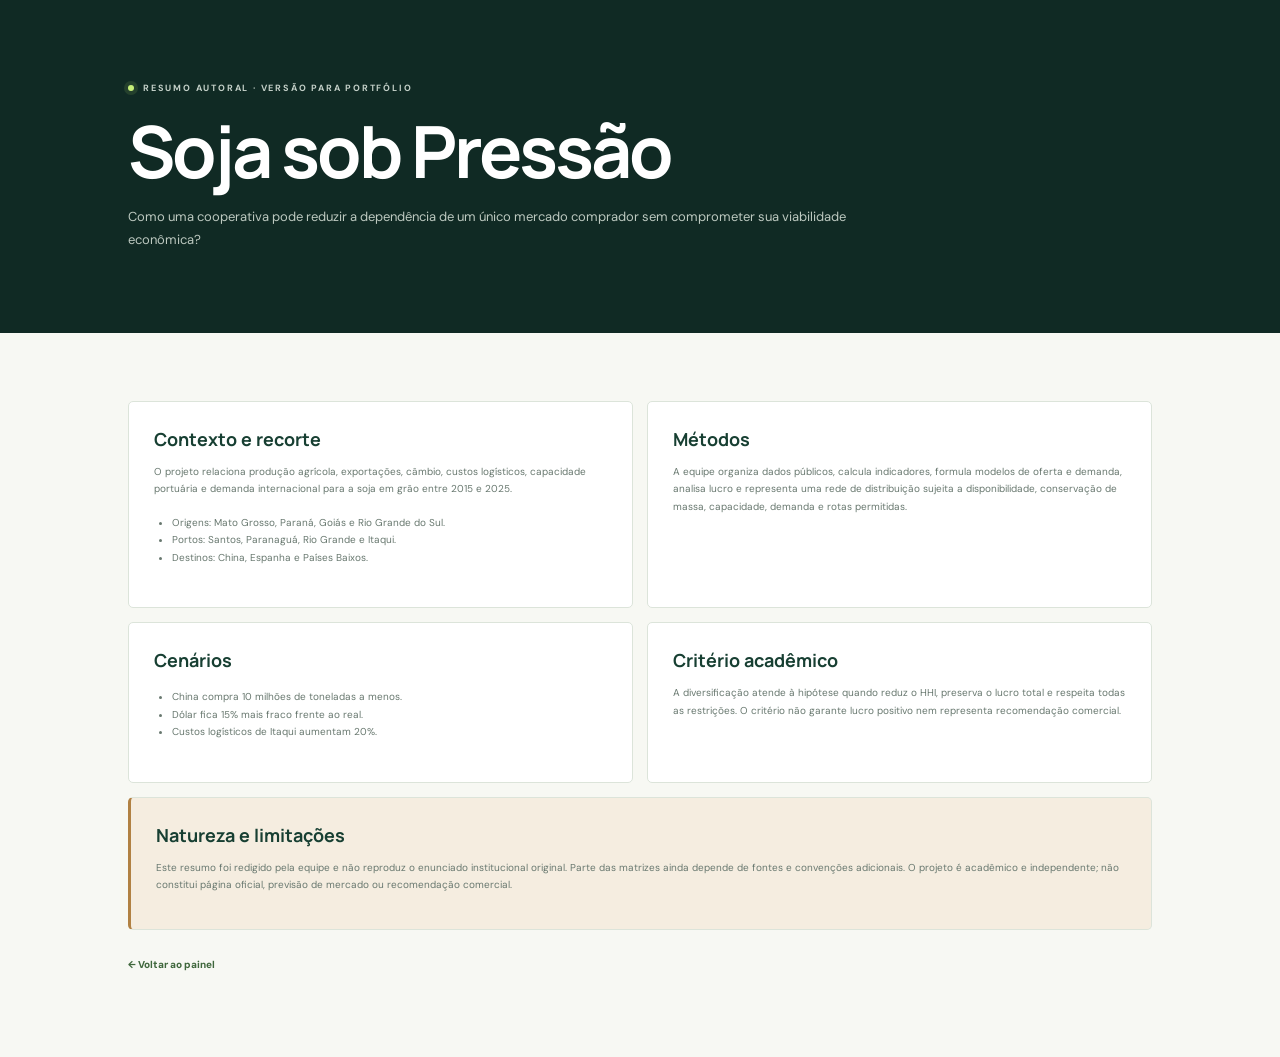
<file: frontend/resumo-pbl.html>
<!doctype html>
<html lang="pt-BR">
  <head>
    <meta charset="utf-8" />
    <meta name="viewport" content="width=device-width, initial-scale=1" />
    <meta name="description" content="Resumo autoral do PBL Soja sob Pressão para a versão pública de portfólio." />
    <title>Resumo do PBL | Soja em fluxo</title>
    <link rel="preconnect" href="https://fonts.googleapis.com" />
    <link rel="preconnect" href="https://fonts.gstatic.com" crossorigin />
    <link href="https://fonts.googleapis.com/css2?family=DM+Sans:wght@400;500;600;700&family=Manrope:wght@400;500;600;700;800&display=swap" rel="stylesheet" />
    <link rel="stylesheet" href="styles.css" />
    <style>.summary-page{min-height:100vh;background:#f7f8f3}.summary-hero{padding:82px 10vw 68px;background:#102a24;color:#fff}.summary-hero h1{max-width:850px;margin:20px 0 16px;font:700 clamp(42px,6vw,72px)/1.04 var(--display);letter-spacing:-3px}.summary-hero p{max-width:730px;color:#bdc9c0;font-size:13px;line-height:1.8}.summary-content{padding:68px 10vw 84px}.summary-grid{display:grid;grid-template-columns:1fr 1fr;gap:14px}.summary-card{padding:25px;border:1px solid #dce4da;border-radius:5px;background:#fff}.summary-card h2{margin:0 0 12px;color:#173f32;font:700 18px var(--display)}.summary-card p,.summary-card li{color:#68786f;font-size:10px;line-height:1.75}.summary-card ul{padding-left:18px}.summary-warning{grid-column:1/-1;border-left:3px solid #b18143;background:#f5ede0}.summary-back{display:inline-block;margin-top:28px;color:#3f673c;font-size:10px;font-weight:800;text-decoration:none}@media(max-width:680px){.summary-hero,.summary-content{padding-left:6vw;padding-right:6vw}.summary-grid{grid-template-columns:1fr}.summary-warning{grid-column:auto}}</style>
  </head>
  <body class="summary-page">
    <header class="summary-hero"><div class="eyebrow"><span class="eyebrow-dot"></span> RESUMO AUTORAL · VERSÃO PARA PORTFÓLIO</div><h1>Soja sob Pressão</h1><p>Como uma cooperativa pode reduzir a dependência de um único mercado comprador sem comprometer sua viabilidade econômica?</p></header>
    <main class="summary-content"><div class="summary-grid">
      <article class="summary-card"><h2>Contexto e recorte</h2><p>O projeto relaciona produção agrícola, exportações, câmbio, custos logísticos, capacidade portuária e demanda internacional para a soja em grão entre 2015 e 2025.</p><ul><li>Origens: Mato Grosso, Paraná, Goiás e Rio Grande do Sul.</li><li>Portos: Santos, Paranaguá, Rio Grande e Itaqui.</li><li>Destinos: China, Espanha e Países Baixos.</li></ul></article>
      <article class="summary-card"><h2>Métodos</h2><p>A equipe organiza dados públicos, calcula indicadores, formula modelos de oferta e demanda, analisa lucro e representa uma rede de distribuição sujeita a disponibilidade, conservação de massa, capacidade, demanda e rotas permitidas.</p></article>
      <article class="summary-card"><h2>Cenários</h2><ul><li>China compra 10 milhões de toneladas a menos.</li><li>Dólar fica 15% mais fraco frente ao real.</li><li>Custos logísticos de Itaqui aumentam 20%.</li></ul></article>
      <article class="summary-card"><h2>Critério acadêmico</h2><p>A diversificação atende à hipótese quando reduz o HHI, preserva o lucro total e respeita todas as restrições. O critério não garante lucro positivo nem representa recomendação comercial.</p></article>
      <aside class="summary-card summary-warning"><h2>Natureza e limitações</h2><p>Este resumo foi redigido pela equipe e não reproduz o enunciado institucional original. Parte das matrizes ainda depende de fontes e convenções adicionais. O projeto é acadêmico e independente; não constitui página oficial, previsão de mercado ou recomendação comercial.</p></aside>
    </div><a class="summary-back" href="index.html">← Voltar ao painel</a></main>
  </body>
</html>
</file>
<file: frontend/styles.css>
:root{--ink:#18342c;--muted:#71817a;--green:#173f32;--green-2:#2d644f;--lime:#c6ef79;--paper:#f7f8f3;--line:#e4e9e1;--white:#fff;--orange:#c88049;--serif:Georgia,"Times New Roman",serif;--sans:"DM Sans",Arial,sans-serif;--display:Manrope,"DM Sans",Arial,sans-serif}*{box-sizing:border-box}html{scroll-behavior:smooth}body{margin:0;background:var(--paper);color:var(--ink);font-family:var(--sans);-webkit-font-smoothing:antialiased}.topbar{height:78px;padding:0 6.2vw;display:flex;align-items:center;justify-content:space-between;background:#102a24;color:#fff}.brand{display:flex;align-items:center;gap:10px;color:#fff;text-decoration:none;font:800 17px var(--display);letter-spacing:-.6px}.brand-light{font-weight:500;color:#a9bcb1;margin-left:2px}.brand-mark{width:25px;height:25px;border:1px solid #557468;border-radius:50%;display:flex;align-items:center;justify-content:center;gap:2px;transform:rotate(-25deg)}.brand-mark span{height:11px;width:3px;background:var(--lime);border-radius:3px;transform:rotate(20deg)}.brand-mark span:nth-child(2){height:15px}.brand-mark span:nth-child(3){height:8px}.main-nav{display:flex;height:100%;align-items:center;gap:38px}.nav-link{height:100%;display:flex;align-items:center;color:#b6c4bd;font-size:12px;text-decoration:none;position:relative;transition:color .2s}.nav-link:hover,.nav-link.active{color:#fff}.nav-link.active:after{content:"";height:2px;position:absolute;bottom:0;left:0;right:0;background:var(--lime)}.repo-link{display:flex;align-items:center;gap:10px;padding:10px 15px;border:1px solid #466357;border-radius:4px;color:#edf5ef;text-decoration:none;font-size:11px;transition:.2s}.repo-link:hover{background:#204438;border-color:#839c8d}.hero{min-height:470px;background:#102a24;color:#fff;position:relative;padding:76px 10vw 0;overflow:hidden;display:flex;align-items:flex-start}.hero-copy{position:relative;z-index:2;max-width:590px}.eyebrow{display:flex;align-items:center;gap:9px;color:#c4d0c8;font-size:9px;font-weight:700;letter-spacing:1.8px}.eyebrow-dot{width:6px;height:6px;border-radius:50%;background:var(--lime);box-shadow:0 0 0 4px #c6ef791c}.hero h1{font:700 clamp(42px,5vw,67px)/1.08 var(--display);letter-spacing:-3.6px;margin:24px 0 18px;color:#f7f8f3}.hero h1 em{font:italic 500 1em/1.06 var(--serif);letter-spacing:-2px;color:var(--lime)}.hero-intro{max-width:480px;color:#bdc9c0;font-size:14px;line-height:1.8;margin:0}.hero-cta{display:inline-flex;align-items:center;gap:20px;margin-top:27px;padding:12px 16px;border-radius:3px;background:var(--lime);color:#18342c;text-decoration:none;font-size:11px;font-weight:700;transition:transform .2s,background .2s}.hero-cta:hover{transform:translateY(-2px);background:#d4f79a}.hero-cta span{font-size:17px;font-weight:400}.hero-art{position:absolute;right:9%;top:35px;width:390px;height:355px;opacity:.95}.art-orbit{position:absolute;left:50%;top:48%;border:1px solid #51726365;border-radius:50%;transform:translate(-50%,-50%) rotate(-27deg)}.orbit-one{width:370px;height:170px}.orbit-two{width:300px;height:280px;transform:translate(-50%,-50%) rotate(33deg)}.art-route{position:absolute;background:#91ba8d;height:1px;transform-origin:left center;opacity:.8}.route-one{left:101px;top:227px;width:189px;transform:rotate(-33deg)}.route-two{left:202px;top:168px;width:132px;transform:rotate(44deg);background:#bbd981}.art-node{position:absolute;width:77px;height:77px;border-radius:50%;background:#1b3c31;border:1px solid #668171;display:flex;flex-direction:column;align-items:center;justify-content:center;gap:3px;z-index:1;box-shadow:0 0 0 8px #102a24}.node-origin{left:75px;top:197px}.node-port{right:65px;top:119px;width:68px;height:68px;background:#2d563f;border-color:#a0b783}.node-icon{font-size:25px;color:var(--lime)}.node-label{font-size:7px;letter-spacing:1.5px;color:#c4d0c8}.port-icon{height:20px;display:flex;gap:3px;align-items:flex-end}.port-icon i{display:block;width:5px;background:#d4e2c8;border-radius:2px 2px 0 0}.port-icon i:nth-child(1){height:12px}.port-icon i:nth-child(2){height:19px}.port-icon i:nth-child(3){height:14px}.art-seed{position:absolute;width:10px;height:15px;border-radius:90% 15% 90% 15%;background:var(--lime);transform:rotate(32deg);box-shadow:0 0 18px #c6ef7970}.seed-a{top:115px;left:112px}.seed-b{top:269px;right:95px;transform:rotate(72deg);width:8px;height:12px}.seed-c{top:83px;right:168px;transform:rotate(15deg);width:7px;height:11px}.art-caption{position:absolute;right:10px;bottom:27px;color:#94a99b;font-size:7px;letter-spacing:2px}.hero-footer{position:absolute;bottom:0;left:10vw;right:10vw;display:flex;justify-content:space-between;align-items:center;padding:17px 0;border-top:1px solid #ffffff22;color:#aebdb3;font-size:10px}.hero-footer b{font-weight:600;color:#e6ede7}.live-dot,.status-pill i{display:inline-block;width:6px;height:6px;background:#c4e982;border-radius:50%;margin-right:7px}.section-block{padding:79px 10vw 90px}.section-heading,.method-head{display:flex;align-items:flex-end;justify-content:space-between;gap:40px}.muted-eyebrow{color:#829188}.section-heading h2,.method-head h2{font:700 clamp(30px,3.2vw,42px)/1.15 var(--display);letter-spacing:-1.8px;margin:14px 0 0}.heading-soft{font:500 1em var(--serif);font-style:italic;color:#829188;letter-spacing:-1px}.section-note{max-width:300px;margin:0 0 4px;color:#77847d;font-size:11px;line-height:1.75}.toolbar{margin:33px 0 18px;display:flex;justify-content:space-between;align-items:center;gap:15px}.filter-group{display:flex;gap:7px}.filter-chip{border:1px solid transparent;border-radius:3px;background:transparent;padding:9px 12px;color:#75837a;font:600 10px var(--sans);cursor:pointer;transition:.2s}.filter-chip:hover{border-color:#bdc9be;color:var(--ink)}.filter-chip.selected{color:#18342c;background:#e7eee5;border-color:#d7e2d6}.filter-chip span{font-size:8px;color:#9eaaa1;margin-left:3px}.search-box{display:flex;align-items:center;gap:7px;width:215px;border-bottom:1px solid #cfd8d0;padding:8px 3px}.search-icon{font-size:21px;color:#8e9d91;line-height:10px;transform:rotate(-20deg)}.search-box input{border:0;background:transparent;outline:none;color:var(--ink);font:11px var(--sans);width:100%}.search-box input::placeholder{color:#99a59d}.data-grid{display:grid;grid-template-columns:repeat(4,minmax(0,1fr));gap:13px}.data-card{min-height:300px;padding:19px 17px 0;border:1px solid #e7ebe4;border-radius:5px;display:flex;flex-direction:column;box-shadow:0 3px 12px #223b2406;transition:transform .2s,box-shadow .2s}.data-card:hover{transform:translateY(-3px);box-shadow:0 12px 25px #223b2410}.card-green{background:#eef4ed}.card-sand{background:#f5f1e7}.card-blue{background:#edf3f4}.card-lilac{background:#f1eff3}.card-topline{display:flex;align-items:center;justify-content:space-between;margin-bottom:20px}.card-icon{width:29px;height:29px;border-radius:50%;display:grid;place-items:center;font-size:15px}.icon-export{color:#1d563e;background:#d4e7d5}.icon-agro{color:#8a6538;background:#e9ddc5}.icon-macro{color:#477180;background:#d8e8ea}.icon-port{color:#725b7b;background:#e2dce9}.status-pill{white-space:nowrap;border:1px solid currentColor;border-radius:20px;padding:5px 7px;font-size:7px;font-weight:700;letter-spacing:.55px}.status-pill i{width:5px;height:5px;margin-right:4px}.status-ready{color:#477757}.status-pending{color:#597c8b}.status-pending i{background:#7eacba}.status-partial{color:#81718a}.status-partial i{background:#a190aa}.card-kicker{color:#819087;font-size:8px;font-weight:700;letter-spacing:1.3px}.data-card h3{font:700 19px var(--display);letter-spacing:-.4px;margin:5px 0 4px}.data-card>p{font-size:10px;color:#718078;margin:0}.card-stat{display:flex;flex-direction:column;gap:4px;margin:22px 0 12px}.card-stat strong{font:700 17px var(--display);letter-spacing:-.5px;color:#254f3d}.card-stat span{font-size:9px;color:#819087}.card-detail{min-height:52px;color:#66766d;font-size:9px;line-height:1.65}.card-foot{margin-top:auto;border-top:1px solid #1c3f2c19;padding:11px 0;display:flex;justify-content:space-between;gap:7px;color:#7a8980;font-size:8px}.card-foot b{font-size:7px;letter-spacing:.5px;color:#728b70}.empty-state{padding:30px;text-align:center;color:#78857c;font-size:12px;border:1px dashed #cbd6ce;border-radius:5px}.method-section{background:#e9eee8;padding:76px 10vw 83px}.method-head p{max-width:320px;color:#718078;font-size:11px;line-height:1.8;margin:0 0 3px}.pipeline{margin-top:40px;border-top:1px solid #ccd8ce}.pipeline-step{min-height:91px;display:grid;grid-template-columns:65px 1fr auto;align-items:center;gap:10px;border-bottom:1px solid #ccd8ce}.step-marker{width:34px;height:34px;border:1px solid #c5d0c6;border-radius:50%;display:flex;align-items:center;justify-content:center;position:relative;color:#86948b;font:600 9px var(--display)}.step-done .step-marker{background:#d7e7d6;border-color:#c8dcc7;color:#285a40}.step-marker span{position:absolute;right:-2px;top:-3px;color:#6f985c;background:#e9eee8;border-radius:50%;font-size:11px}.step-content>span{color:#89978e;font-size:7px;letter-spacing:1.4px;font-weight:700}.step-content h3{font:700 15px var(--display);margin:3px 0 2px}.step-content p{color:#79867e;font-size:9px;margin:0}.step-state{color:#578160;font-size:8px;letter-spacing:.9px;font-weight:700}.state-open{color:#9a8b70}.next-section{padding:78px 10vw 82px;background:#f7f8f3;display:grid;grid-template-columns:.8fr 1.2fr;gap:8vw}.next-label h2{font:700 34px var(--display);letter-spacing:-1.5px;margin:14px 0}.next-label>p{font-size:11px;color:#748179;line-height:1.75;max-width:330px}.next-label>a{display:inline-flex;gap:12px;margin-top:15px;color:#315b45;text-decoration:none;font-size:10px;font-weight:700;border-bottom:1px solid #9bae9c;padding-bottom:5px}.next-list{border-top:1px solid var(--line)}.next-list>div{display:grid;grid-template-columns:35px 1fr auto;align-items:center;gap:10px;min-height:55px;border-bottom:1px solid var(--line)}.next-list span{color:#9cab9f;font:600 10px var(--display)}.next-list p{color:#314b3d;font-size:10px;margin:0}.next-list b{color:#92a098;font-size:7px;letter-spacing:1px}.footer{min-height:73px;background:#102a24;display:flex;justify-content:space-between;align-items:center;padding:0 6.2vw;color:#8ea397;font-size:8px}.footer-brand{font-size:13px}.footer-brand .brand-mark{width:20px;height:20px}.footer-brand .brand-mark span{height:8px}.footer-brand .brand-mark span:nth-child(2){height:12px}.footer-brand .brand-mark span:nth-child(3){height:6px}.sr-only{position:absolute;width:1px;height:1px;padding:0;margin:-1px;overflow:hidden;clip:rect(0,0,0,0);white-space:nowrap;border:0}[hidden]{display:none!important}
@media(max-width:1000px){.hero{padding-left:7vw;padding-right:7vw}.hero-art{right:1%;transform:scale(.84);transform-origin:center right}.hero-footer{left:7vw;right:7vw}.section-block,.method-section,.next-section{padding-left:7vw;padding-right:7vw}.data-grid{grid-template-columns:repeat(2,minmax(0,1fr))}.data-card{min-height:280px}.main-nav{gap:22px}}@media(max-width:680px){.topbar{height:65px;padding:0 5vw}.main-nav{display:none}.repo-link{font-size:10px;padding:8px 10px}.hero{min-height:610px;padding:55px 7vw 0}.hero h1{font-size:44px;letter-spacing:-2px}.hero-intro{font-size:12px;max-width:390px}.hero-art{top:250px;right:50%;transform:translateX(50%) scale(.78);transform-origin:center top}.hero-footer{left:7vw;right:7vw;font-size:8px;gap:10px}.section-block{padding:59px 6vw 65px}.section-heading,.method-head{display:block}.section-heading h2,.method-head h2{font-size:32px}.section-note,.method-head p{margin-top:13px}.toolbar{align-items:flex-start;flex-direction:column;margin-top:25px}.filter-group{width:100%;gap:2px}.filter-chip{padding:8px 9px}.search-box{width:100%}.data-grid{grid-template-columns:1fr}.data-card{min-height:260px;padding:18px 17px 0}.card-detail{min-height:auto;margin-bottom:12px}.method-section{padding:60px 6vw}.pipeline{margin-top:27px}.pipeline-step{grid-template-columns:44px 1fr auto;min-height:84px}.step-state{font-size:7px}.step-content p{max-width:220px;line-height:1.5}.next-section{display:block;padding:60px 6vw}.next-list{margin-top:28px}.next-list>div{grid-template-columns:27px 1fr;gap:9px;padding:9px 0}.next-list b{grid-column:2;grid-row:2}.footer{padding:17px 6vw;display:grid;grid-template-columns:1fr auto;gap:12px}.footer>span:last-child{grid-column:1/-1}.footer-brand{grid-column:1}.footer>span:nth-child(2){text-align:right}}

.site-footer{background:#102a24;color:#b4c4ba;padding:34px 6.2vw 20px}.footer-main{display:flex;align-items:center;gap:25px;padding-bottom:24px;border-bottom:1px solid #ffffff20}.footer-signature{display:flex;flex-direction:column;gap:5px;font-size:10px}.footer-signature strong{color:#f2f6f1;font-size:12px}.footer-signature span{color:#9aada1}.portfolio-note{display:flex;max-width:390px;margin-left:auto;flex-direction:column;gap:5px;text-align:right}.portfolio-note strong{color:#c6ef79;font-size:9px;letter-spacing:1px;text-transform:uppercase}.portfolio-note span{color:#91a59a;font-size:8px;line-height:1.5}.institution-logo{margin-left:auto;display:block;width:112px;height:64px;overflow:hidden;border-radius:4px}.institution-logo img{width:100%;height:100%;object-fit:cover}.footer-details{display:grid;grid-template-columns:1fr 1.3fr 1fr;gap:38px;padding:24px 0}.footer-detail h2{margin:0 0 10px;color:#d2e0d5;font-size:9px;letter-spacing:1.3px;text-transform:uppercase}.footer-detail p{margin:5px 0;color:#99aca0;font-size:9px;line-height:1.6}.footer-detail a,.footer-bottom a{color:#c6ef79;text-decoration:none}.footer-detail a:hover,.footer-bottom a:hover{text-decoration:underline}.footer-bottom{display:flex;align-items:center;justify-content:space-between;gap:14px;padding-top:15px;border-top:1px solid #ffffff20;color:#83998b;font-size:8px}
@media(max-width:680px){.site-footer{padding:26px 6vw 18px}.footer-main{gap:14px;flex-wrap:wrap}.footer-signature{flex:1;min-width:170px}.portfolio-note{max-width:none;margin-left:0;text-align:left}.institution-logo{width:82px;height:48px}.footer-details{grid-template-columns:1fr;gap:20px;padding:22px 0}.footer-bottom{align-items:flex-start;flex-direction:column;gap:8px}}
.scope-section{padding:78px 10vw 84px;background:#eef2ea}.scope-heading{display:grid;grid-template-columns:1fr .72fr;align-items:end;gap:7vw}.scope-heading h2{margin:15px 0 0;color:var(--ink);font:700 clamp(30px,3.5vw,43px)/1.1 var(--display);letter-spacing:-1.9px}.scope-heading>p{margin:0 0 4px;color:#71817a;font-size:12px;line-height:1.8}.scope-columns{display:grid;grid-template-columns:1.08fr .92fr;gap:18px;margin-top:30px}.scope-card{padding:28px 30px;background:#fff;border:1px solid #e0e7dc;border-radius:5px}.scope-card-kicker{color:#75877a;font-size:8px;font-weight:700;letter-spacing:1.6px}.scope-card h3{margin:10px 0 17px;color:#233d31;font:700 19px/1.3 var(--display);letter-spacing:-.4px}.scope-card ul{margin:0;padding-left:17px;color:#66776d;font-size:11px;line-height:1.75}.scope-card li{padding-left:4px;margin:0 0 11px}.scope-card li:last-child{margin-bottom:0}.scope-card li::marker{color:#78a55a}.scope-card strong{color:#334d3f}.scope-out{background:#f7f6f0}.scope-out li::marker{color:#bd895b}.scope-status{display:grid;grid-template-columns:28px 1fr;gap:13px;align-items:start;margin-top:27px;padding:18px 20px;background:#e1ead8;border-left:3px solid #739653;border-radius:3px}.scope-status-mark{display:grid;width:22px;height:22px;place-items:center;border-radius:50%;background:#d0dfc4;color:#476d35;font:700 12px var(--display)}.scope-status p{margin:0;color:#536850;font-size:11px;line-height:1.75}.scope-status strong{color:#2d4a32}.scope-criterion{margin-top:19px;padding:23px 26px;background:#173f32;border-radius:4px;color:#d5e1d8}.scope-criterion .scope-card-kicker{color:#c6ef79}.scope-criterion p{margin:11px 0 0;font-size:11px;line-height:1.8}.scope-criterion p+p{margin-top:7px;color:#b4c5ba}.scope-criterion strong{color:#f2f6ed}
@media(max-width:850px){.scope-section{padding-left:7vw;padding-right:7vw}.scope-heading{grid-template-columns:1fr;gap:15px}.scope-columns{grid-template-columns:1fr}}
@media(max-width:680px){.scope-section{padding:60px 6vw 65px}.scope-heading h2{font-size:32px}.scope-heading>p{font-size:11px}.scope-card{padding:22px 20px}.scope-card ul,.scope-status p,.scope-criterion p{font-size:10px}.scope-status{padding:15px;grid-template-columns:23px 1fr;gap:9px}.scope-criterion{padding:20px}}
.calculation-section{padding:78px 10vw 84px;background:#f7f8f3}.calculation-heading{display:grid;grid-template-columns:1fr .72fr;align-items:end;gap:7vw}.calculation-heading h2{margin:15px 0 0;color:var(--ink);font:700 clamp(30px,3.5vw,43px)/1.1 var(--display);letter-spacing:-1.9px}.calculation-heading>p{margin:0 0 4px;color:#71817a;font-size:12px;line-height:1.8}.calculation-grid{display:grid;grid-template-columns:1fr 1fr;gap:18px;margin-top:30px}.calculation-card{padding:27px 29px;border:1px solid #e0e7dc;border-radius:5px;background:#fff}.calculation-card h3,.pdf-preview-heading h3{margin:12px 0;color:#233d31;font:700 18px/1.3 var(--display);letter-spacing:-.35px}.calc-status{display:flex;align-items:center;gap:8px;color:#477757;font-size:8px;font-weight:700;letter-spacing:1.2px}.calc-status span{width:7px;height:7px;border-radius:50%;background:#78a55a}.calculation-card ul{margin:14px 0;padding-left:17px;color:#66776d;font-size:11px;line-height:1.75}.calculation-card li{padding-left:4px;margin-bottom:8px}.calculation-card li::marker{color:#78a55a}.calc-footnote{margin:16px 0 0;padding-top:13px;border-top:1px solid var(--line);color:#718078;font-size:10px;line-height:1.7}.calculation-warning{background:#f5f1e7;border-color:#e9dfc7}.example-badge{display:inline-block;border:1px solid #b18445;border-radius:20px;padding:5px 9px;color:#856333;font-size:8px;font-weight:700;letter-spacing:1px}.calculation-warning p{color:#6e6859;font-size:10px;line-height:1.75}.calc-button{display:inline-flex;align-items:center;gap:14px;margin-top:14px;padding:11px 14px;border-radius:3px;background:#173f32;color:#f2f6ed;text-decoration:none;font-size:10px;font-weight:700;transition:background .2s,transform .2s}.calc-button:hover{transform:translateY(-1px);background:#2d644f}.calc-button:focus-visible,.nav-link:focus-visible{outline:3px solid #a7ca7d;outline-offset:3px}.calc-button-secondary{background:transparent;border:1px solid #bfd0c1;color:#315b45}.calc-button-secondary:hover{background:#e9eee8;color:#173f32}.pdf-preview-card{margin-top:20px;padding:22px;background:#fff;border:1px solid #e0e7dc;border-radius:5px}.pdf-preview-heading{display:flex;align-items:center;justify-content:space-between;gap:16px;margin-bottom:15px}.pdf-label{color:#829188;font-size:8px;font-weight:700;letter-spacing:1.4px}.pdf-preview-heading h3{margin:5px 0 0}.pdf-preview-heading>a{color:#315b45;font-size:10px;font-weight:700;text-decoration:none}.pdf-preview-heading>a:hover{text-decoration:underline}.pdf-preview-card iframe{display:block;width:100%;height:620px;border:1px solid #e1e6df;border-radius:3px;background:#f3f4f1}.pdf-preview-card>p{margin:10px 0 0;color:#829188;font-size:9px;line-height:1.6}.hero-cta-secondary{margin-left:9px;border:1px solid #668171;background:transparent;color:#f2f6ed}.hero-cta-secondary:hover{background:#204438}
@media(max-width:850px){.calculation-section{padding-left:7vw;padding-right:7vw}.calculation-heading{grid-template-columns:1fr;gap:15px}.calculation-grid{grid-template-columns:1fr}}
@media(max-width:680px){.calculation-section{padding:60px 6vw 65px}.calculation-heading h2{font-size:32px}.calculation-heading>p{font-size:11px}.calculation-card{padding:22px 20px}.pdf-preview-card{padding:14px}.pdf-preview-heading{align-items:flex-start;flex-direction:column}.pdf-preview-card iframe{height:480px}.calculation-card ul,.calculation-warning p,.calc-footnote{font-size:10px}}
.pipeline-showcase{margin-top:20px;padding:27px 29px;border:1px solid #dce5db;border-radius:5px;background:#eef3eb}.pipeline-showcase-heading{display:flex;align-items:flex-end;justify-content:space-between;gap:25px}.pipeline-showcase-heading h3{margin:7px 0 0;color:#203d30;font:700 20px/1.3 var(--display)}.pipeline-showcase-heading>a{flex:0 0 auto;color:#315b45;font-size:9px;font-weight:800;text-decoration:none}.pipeline-showcase-heading>a:hover{text-decoration:underline}.pipeline-visual{display:grid;grid-template-columns:1fr auto 1fr auto 1fr auto 1fr auto 1fr;gap:8px;align-items:center;margin-top:24px}.pipeline-visual>div{min-height:105px;padding:17px 15px;border:1px solid #d6e0d4;border-radius:4px;background:#fff}.pipeline-visual span,.pipeline-details article>span,.pipeline-code-grid article>span{color:#78906f;font-size:7px;font-weight:800;letter-spacing:1px}.pipeline-visual strong,.pipeline-visual small{display:block}.pipeline-visual strong{margin-top:14px;color:#294638;font-size:11px}.pipeline-visual small{margin-top:5px;color:#819087;font-size:8px}.pipeline-visual>b{color:#75906f;font-size:16px}.pipeline-details,.pipeline-code-grid{display:grid;grid-template-columns:1fr 1fr;gap:12px;margin-top:12px}.pipeline-details article,.pipeline-code-grid article{padding:18px;border:1px solid #d6e0d4;border-radius:4px;background:#fff}.pipeline-details h4{margin:8px 0 11px;color:#294638;font:700 13px var(--display)}.pipeline-details p{display:flex;flex-wrap:wrap;gap:6px;margin:0}.pipeline-details code{padding:5px 7px;border-radius:3px;background:#edf2ea;color:#45604d;font:700 8px var(--sans)}.pipeline-code-grid pre{overflow-x:auto;margin:10px 0 0;padding:14px;border-radius:4px;background:#102a24;color:#d6ecb4;font:10px/1.65 Consolas,"Courier New",monospace}.pipeline-code-grid pre code{font:inherit}.pipeline-limit{margin:14px 0 0;padding-top:14px;border-top:1px solid #d1ddcf;color:#66776d;font-size:9px;line-height:1.7}.pipeline-limit strong{color:#355642}@media(max-width:950px){.pipeline-visual{grid-template-columns:1fr}.pipeline-visual>b{margin:auto;transform:rotate(90deg)}}@media(max-width:680px){.pipeline-showcase{padding:22px 20px}.pipeline-showcase-heading{align-items:flex-start;flex-direction:column}.pipeline-details,.pipeline-code-grid{grid-template-columns:1fr}}
.archive-notice{display:grid;grid-template-columns:auto 1fr;gap:15px;align-items:start;padding:18px 10vw;background:#f4ead8;border-bottom:1px solid #dfcfb2;color:#5f513b}.archive-notice strong{display:inline-flex;padding:5px 8px;border-radius:20px;background:#8a6732;color:#fff;font-size:8px;letter-spacing:.8px;text-transform:uppercase;white-space:nowrap}.archive-notice p{margin:0;font-size:10px;line-height:1.7}.archive-notice b{color:#493b27}.output-model-label{display:block;margin:10px 0;padding:8px 10px;border-left:3px solid #9a7440;background:#f6efe3;color:#725832;font-size:8px;font-weight:800;letter-spacing:.4px;text-transform:uppercase}@media(max-width:680px){.archive-notice{grid-template-columns:1fr;padding:16px 6vw}.archive-notice strong{width:max-content}}
</file>
<file: frontend/apresentacao.css>
:root{--dark:#102a24;--green:#173f32;--lime:#c6ef79;--paper:#f7f8f3;--ink:#18342c;--sans:"DM Sans",Arial,sans-serif;--display:Manrope,"DM Sans",Arial,sans-serif}*{box-sizing:border-box}html{scroll-snap-type:y mandatory}body{margin:0;background:var(--dark);font-family:var(--sans)}nav{position:fixed;z-index:10;top:0;left:0;right:0;display:flex;align-items:center;justify-content:space-between;padding:15px 4vw;background:#102a24e8;color:#9eb0a5;font-size:10px}nav a{color:var(--lime);text-decoration:none}nav button{border:1px solid #627b6e;background:transparent;color:#edf3ef;padding:8px 11px;cursor:pointer}main section{min-height:100vh;padding:14vh 10vw 10vh;scroll-snap-align:start;background:var(--paper);color:var(--ink)}main section:nth-child(even){background:var(--green);color:#fff}section>span,section>small{color:#78907f;font-size:10px;font-weight:800;letter-spacing:2px}h1,h2{font-family:var(--display);letter-spacing:-3px}h1{margin:18px 0;font-size:clamp(60px,9vw,120px);line-height:.95}h2{max-width:900px;margin:24px 0 45px;font-size:clamp(38px,6vw,75px);line-height:1.04}.cover{display:flex;flex-direction:column;justify-content:center;background:var(--dark)!important;color:#fff}.cover h1{color:var(--lime)}.cover p{max-width:750px;color:#b8c7be;font-size:20px;line-height:1.6}.cover b{margin-top:40px;color:#8fa397;font-size:12px}.columns,.cards{display:grid;grid-template-columns:1fr 1fr;gap:18px}.columns p,.cards article{padding:28px;border:1px solid currentColor;font-size:18px;line-height:1.6}.cards article{display:flex;flex-direction:column;gap:15px}.cards strong{font-size:12px}.warning{margin-top:30px;padding:18px;border-left:4px solid #c1854a;background:#c1854a19}ol,ul{max-width:900px;font-size:20px;line-height:2}.big-number{color:#56835e;font:800 clamp(65px,10vw,130px)/1 var(--display)}.big-number small{display:block;margin-top:15px;color:#819087;font:500 14px var(--sans)}footer{padding:20px;text-align:center;color:#91a499;font-size:9px}@media(max-width:700px){nav span{display:none}main section{padding-left:7vw;padding-right:7vw}.columns,.cards{grid-template-columns:1fr}html{scroll-snap-type:none}}@media print{nav{display:none}main section{min-height:auto;height:100vh;page-break-after:always}footer{display:none}}
</file>
<file: frontend/central-projeto.css>
.hub-topbar{position:sticky;top:0;z-index:20}.hub-nav{display:flex;gap:25px}.hub-nav a{color:#b9c8bf;text-decoration:none;font-size:10px}.hub-nav a:hover{color:#fff}.hub-hero{display:flex;align-items:flex-end;justify-content:space-between;gap:50px;padding:88px 10vw 82px;background:#102a24;color:#fff}.hub-hero h1{margin:23px 0 16px;font:700 clamp(42px,5vw,67px)/1.07 var(--display);letter-spacing:-3px}.hub-hero h1 em{color:var(--lime);font:italic 500 1em var(--serif)}.hub-hero p{max-width:650px;color:#bbc9c0;font-size:13px;line-height:1.8}.hub-actions{display:flex;flex-direction:column;gap:10px;min-width:220px}.hub-actions a,.pitch-button{padding:12px 15px;border:1px solid #698175;border-radius:3px;color:#edf4ef;text-decoration:none;font-size:10px;font-weight:700}.hub-actions a:first-child{border-color:var(--lime);background:var(--lime);color:#173f32}.hub-section{padding:76px 10vw 84px;background:#f7f8f3}.hub-soft{background:#eef2ea}.hub-dark{background:#173f32;color:#fff}.hub-heading{display:flex;align-items:end;justify-content:space-between;gap:50px;margin-bottom:30px}.hub-heading span{color:#819087;font-size:8px;font-weight:700;letter-spacing:1.5px}.hub-heading h2{margin:12px 0 0;font:700 clamp(29px,3vw,41px)/1.12 var(--display);letter-spacing:-1.7px}.hub-heading>p{max-width:360px;margin:0;color:#718078;font-size:10px;line-height:1.75}.hub-heading-light span{color:#a7b8ad}.hub-heading-light>p{color:#b5c4bb}.progress-board{display:grid;grid-template-columns:repeat(3,1fr);gap:13px}.progress-board article{padding:22px;border:1px solid #dfe5dd;border-radius:5px;background:#fff}.progress-board article>div{display:flex;justify-content:space-between;gap:10px;align-items:center}.progress-board small{color:#849188;font-size:8px}.progress-board h3{margin:18px 0 8px;font:700 15px var(--display)}.progress-board p{min-height:48px;margin:0;color:#718078;font-size:9px;line-height:1.65}.progress-board b{display:block;margin-top:15px;padding-top:12px;border-top:1px solid #e4e9e2;color:#55705e;font-size:8px}.tag{display:inline-flex;width:max-content;padding:5px 8px;border-radius:30px;font-size:7px!important;font-weight:800;letter-spacing:.6px!important;text-transform:uppercase}.tag-progress{background:#e4eedb;color:#4d713e!important}.tag-review{background:#f2e8d7;color:#896331!important}.tag-pending{background:#e9ecea;color:#69756e!important}.source-table-wrap{overflow-x:auto}.source-table{width:100%;border-collapse:collapse;background:#fff}.source-table th,.source-table td{padding:14px 15px;border-bottom:1px solid #e2e7e0;text-align:left;font-size:9px}.source-table th{background:#e4ebe1;color:#597064;font-size:7px;letter-spacing:.8px;text-transform:uppercase}.source-table td{color:#53665b}.source-note{margin:14px 0 0;color:#7a877f;font-size:9px}.dictionary-search{display:flex;flex-direction:column;gap:6px;color:#718078;font-size:8px}.dictionary-search input{width:240px;padding:10px;border:1px solid #cdd7ce;border-radius:3px;background:#fff;font:10px var(--sans)}.dictionary-grid{display:grid;grid-template-columns:repeat(3,1fr);gap:11px}.dictionary-grid article{padding:20px;border:1px solid #e0e6de;border-radius:4px;background:#fff}.dictionary-grid code{color:#557b61;font-size:10px;font-weight:700}.dictionary-grid h3{margin:12px 0 8px;font:700 14px var(--display)}.dictionary-grid p{min-height:47px;margin:0;color:#718078;font-size:9px;line-height:1.65}.dictionary-grid span{display:block;margin-top:12px;color:#8a978f;font-size:7px;font-weight:700;text-transform:uppercase}.assumption-grid{display:grid;grid-template-columns:repeat(3,1fr);gap:1px;background:#ffffff20}.assumption-grid article{padding:22px;background:#173f32}.assumption-grid h3{margin:0 0 8px;color:#eff4ef;font:700 14px var(--display)}.assumption-grid p{margin:0;color:#b6c5bc;font-size:9px;line-height:1.7}.glossary,.faq{display:grid;grid-template-columns:1fr 1fr;gap:8px;margin-top:24px}.glossary details,.faq details{padding:15px 17px;border:1px solid #ffffff1e;border-radius:4px;background:#ffffff08}.glossary summary,.faq summary{cursor:pointer;font-size:10px;font-weight:700}.glossary p,.faq p{margin:10px 0 0;color:#b4c4ba;font-size:9px;line-height:1.7}.placeholder-block+ .placeholder-block{margin-top:25px}.placeholder-block h3{font:700 17px var(--display)}.placeholder-block td[colspan]{color:#9a8466;text-align:center}.download-layout{display:grid;grid-template-columns:1.3fr .7fr;gap:20px}.download-grid{display:grid;grid-template-columns:1fr 1fr;gap:9px}.download-grid a,.download-pending{display:flex;flex-direction:column;gap:5px;padding:17px;border:1px solid #dae2d8;border-radius:4px;background:#fff;color:#294638;text-decoration:none}.download-grid span{color:#85938a;font-size:7px;font-weight:800}.download-grid strong{font-size:11px}.download-grid small{color:#7d8982;font-size:8px}.download-pending{opacity:.68}.version-list{padding:21px;background:#173f32;color:#fff}.version-list h3{margin:0 0 15px;font:700 16px var(--display)}.version-list p{display:grid;grid-template-columns:38px 1fr;gap:5px 10px;margin:0;padding:11px 0;border-bottom:1px solid #ffffff17;font-size:8px}.version-list p span{color:#bdcbc2}.version-list time{grid-column:2;color:#82988b}.pitch-button{border-color:#8aa080;background:#173f32}.team-grid{display:grid;grid-template-columns:repeat(3,1fr);gap:11px}.team-grid article{padding:21px;border:1px solid #e0e6de;background:#fff}.team-grid span{display:grid;width:35px;height:35px;place-items:center;border-radius:50%;background:#dfead9;color:#416344;font-size:9px;font-weight:800}.team-grid h3{margin:14px 0 7px;font:700 13px var(--display)}.team-grid p{margin:0;color:#718078;font-size:9px;line-height:1.6}.faq details{border-color:#dce3da;background:#f1f4ef;color:#294638}.faq p{color:#68776e}.hub-footer{display:flex;justify-content:flex-end;gap:25px;padding:22px 10vw;background:#102a24;color:#84998d;font-size:8px}.hub-footer span{margin-right:auto}.hub-footer a{color:var(--lime);text-decoration:none}@media(max-width:950px){.hub-nav{display:none}.progress-board,.dictionary-grid,.assumption-grid{grid-template-columns:1fr 1fr}.team-grid{grid-template-columns:1fr 1fr}.download-layout{grid-template-columns:1fr}}@media(max-width:650px){.hub-hero{align-items:flex-start;flex-direction:column;padding:65px 6vw}.hub-section{padding:60px 6vw}.hub-heading{align-items:flex-start;flex-direction:column;gap:14px}.progress-board,.dictionary-grid,.assumption-grid,.glossary,.faq,.download-grid,.team-grid{grid-template-columns:1fr}.dictionary-search input{width:100%}.hub-footer{padding-left:6vw;padding-right:6vw;flex-wrap:wrap}.hub-footer span{width:100%}}
</file>
<file: frontend/resultados-metodologia.css>
.nav-link-feature{color:#d8efab}.results-topbar{position:sticky;top:0;z-index:10}.results-topbar .main-nav{gap:20px}.results-topbar .nav-link{font-size:10px}.results-hero{display:grid;grid-template-columns:1.15fr .65fr;gap:8vw;align-items:center;padding:92px 10vw 86px;background:#102a24;color:#fff}.results-hero h1{margin:24px 0 18px;font:700 clamp(42px,5vw,68px)/1.07 var(--display);letter-spacing:-3.3px}.results-hero h1 em,.results-heading h2 em{color:var(--lime);font:italic 500 1em var(--serif);letter-spacing:-1px}.results-hero>div>p{max-width:650px;color:#bdc9c0;font-size:14px;line-height:1.8}.validation-key{padding:28px;border:1px solid #ffffff24;border-radius:6px;background:#17372e}.validation-key h2{margin:0 0 18px;font:700 18px var(--display)}.validation-key p{display:grid;grid-template-columns:auto 1fr;gap:12px;align-items:start;margin:13px 0;color:#bdc9c0;font-size:10px;line-height:1.55}.status{display:inline-flex;width:max-content;padding:5px 9px;border-radius:30px;font-size:8px;font-weight:800;letter-spacing:.8px;text-transform:uppercase}.status-preliminary{background:#e8f1d9;color:#45612f}.status-hypothetical{background:#f4e7d4;color:#885d26}.status-pending{background:#e7ebe9;color:#66736c}.results-section,.documents-section{padding:78px 10vw 86px;background:#f7f8f3}.results-heading{display:grid;grid-template-columns:1fr .7fr;gap:8vw;align-items:end}.section-index{color:#829188;font-size:8px;font-weight:700;letter-spacing:1.7px}.results-heading h2{margin:14px 0 0;font:700 clamp(31px,3.4vw,45px)/1.1 var(--display);letter-spacing:-2px}.results-heading h2 em{color:#7b8b82}.results-heading>p{margin:0;color:#718078;font-size:11px;line-height:1.8}.metric-grid{display:grid;grid-template-columns:repeat(4,1fr);gap:15px;margin-top:32px}.metric-card{padding:24px;border:1px solid #dfe6dc;border-radius:5px;background:#fff}.metric-card strong{display:block;margin:20px 0 6px;color:#173f32;font:700 31px var(--display);letter-spacing:-1.5px}.metric-card h3{margin:0 0 10px;font:700 13px var(--display)}.metric-card p{margin:0;color:#748078;font-size:9px;line-height:1.7}.optimization-panel{display:grid;grid-template-columns:1.2fr .8fr auto;gap:24px;align-items:center;margin-top:20px;padding:28px 30px;border-radius:5px;background:#173f32;color:#fff}.optimization-panel h3{margin:13px 0 8px;font:700 20px var(--display)}.optimization-panel p{max-width:580px;margin:0;color:#bdcbc2;font-size:10px;line-height:1.7}.formula{padding:16px;border:1px solid #ffffff26;border-radius:4px;color:#d7efaa;font:600 13px var(--display);text-align:center}.document-link{color:#173f32;background:var(--lime);padding:12px 15px;border-radius:3px;text-decoration:none;font-size:9px;font-weight:800}.methodology-section{padding:78px 10vw 88px;background:#173f32;color:#fff}.light-heading .section-index{color:#9fb0a5}.light-heading h2{color:#f3f6f1}.light-heading>p{color:#acbcb2}.methodology-grid{display:grid;grid-template-columns:repeat(3,1fr);gap:1px;margin-top:34px;background:#ffffff1f;border:1px solid #ffffff1f}.methodology-grid article{padding:27px;background:#173f32}.methodology-grid span{color:var(--lime);font-size:9px;font-weight:800}.methodology-grid h3{margin:13px 0 9px;font:700 15px var(--display)}.methodology-grid p{margin:0;color:#b8c7be;font-size:10px;line-height:1.75}.documents-section{background:#eef2ea}.document-list{display:grid;grid-template-columns:1fr 1fr;gap:10px;margin-top:32px}.document-list a{display:grid;grid-template-columns:54px 1fr auto;grid-template-rows:auto auto;column-gap:15px;align-items:center;padding:18px 20px;border:1px solid #dce4da;border-radius:4px;background:#fff;color:#2c4538;text-decoration:none;transition:transform .2s,border-color .2s}.document-list a:hover{transform:translateY(-2px);border-color:#98b58e}.document-list span{grid-row:1/3;color:#718078;font-size:9px;font-weight:800;letter-spacing:1px}.document-list strong{font:700 12px var(--display)}.document-list small{color:#7d8a82;font-size:9px}.document-list b{grid-column:3;grid-row:1/3;color:#608148}.data-warning{display:grid;grid-template-columns:160px 1fr;gap:22px;margin-top:22px;padding:21px 24px;border-left:3px solid #b18143;background:#f5ede0}.data-warning strong{color:#805b2d;font-size:10px;text-transform:uppercase;letter-spacing:1px}.data-warning p{margin:0;color:#6f675a;font-size:10px;line-height:1.7}.results-footer{display:flex;justify-content:space-between;gap:20px;padding:23px 10vw;background:#102a24;color:#91a69a;font-size:9px}.results-footer a{color:var(--lime);text-decoration:none}
@media(max-width:1000px){.main-nav{display:none}.results-hero{grid-template-columns:1fr}.metric-grid{grid-template-columns:1fr 1fr}.optimization-panel{grid-template-columns:1fr}.methodology-grid{grid-template-columns:1fr 1fr}}
@media(max-width:680px){.results-hero,.results-section,.methodology-section,.documents-section{padding-left:6vw;padding-right:6vw}.results-heading{grid-template-columns:1fr;gap:16px}.metric-grid,.methodology-grid,.document-list{grid-template-columns:1fr}.data-warning{grid-template-columns:1fr}.results-footer{padding-left:6vw;padding-right:6vw;flex-direction:column}}
.profit-simulator{display:grid;gap:14px}.profit-simulator label{display:flex;justify-content:space-between;gap:20px;color:#b9c9bf;font-size:9px}.profit-simulator label strong{color:var(--lime);font:700 13px var(--display)}.profit-simulator input{width:100%;accent-color:var(--lime)}.simulator-grid{display:grid;grid-template-columns:1fr 1fr;gap:8px}.simulator-grid span{display:flex;flex-direction:column;gap:3px;padding:9px;border:1px solid #ffffff1c;border-radius:3px;color:#9fb1a5;font-size:7px}.simulator-grid strong{color:#f2f6ed;font-size:10px}.models-section{padding:78px 10vw 86px;background:#eef2ea}.model-grid{display:grid;grid-template-columns:.85fr 1.25fr .85fr;gap:15px;align-items:stretch;margin-top:32px}.model-card,.model-chart{padding:25px;border:1px solid #dce4da;border-radius:5px;background:#fff}.model-card h3{margin:16px 0 8px;font:700 17px var(--display)}.model-card p{margin:13px 0 0;color:#718078;font-size:10px;line-height:1.75}.model-formula{padding:14px;border-radius:3px;background:#eef3eb;color:#214837;font:700 17px var(--display);text-align:center}.model-chart{display:grid;place-items:center}.model-chart svg{width:100%;height:auto}.model-chart .axis{stroke:#9aa99f;stroke-width:1.4}.model-chart .demand-line{stroke:#c9824c;stroke-width:3}.model-chart .supply-line{stroke:#598a65;stroke-width:3}.model-chart circle{fill:#173f32}.model-chart text{fill:#697970;font:10px var(--sans)}.model-chart .line-label{font-weight:700}.model-gap{display:grid;grid-template-columns:220px 1fr;gap:22px;margin-top:16px;padding:18px 21px;border-left:3px solid #76945e;background:#e2eadc}.model-gap strong{color:#3b603d;font-size:9px;text-transform:uppercase;letter-spacing:.9px}.model-gap span{color:#617260;font-size:10px;line-height:1.7}.scenarios-section{padding:78px 10vw 86px;background:#102a24;color:#fff}.scenario-grid{display:grid;grid-template-columns:repeat(3,1fr);gap:15px;margin-top:33px}.scenario-grid article{padding:26px;border:1px solid #ffffff1c;border-radius:5px;background:#17372e}.scenario-top{display:flex;align-items:center;justify-content:space-between}.scenario-top>span:first-child{color:var(--lime);font:700 10px var(--display)}.scenario-grid h3{margin:19px 0 10px;font:700 17px var(--display)}.scenario-grid p{margin:0;color:#bdcbc2;font-size:10px;line-height:1.75}.scenario-grid small{display:block;margin-top:18px;padding-top:14px;border-top:1px solid #ffffff16;color:#91a59a;font-size:8px;line-height:1.65}.scenario-output{display:flex;align-items:center;flex-wrap:wrap;gap:9px;margin-top:18px;padding:18px 20px;border:1px solid #ffffff17}.scenario-output strong{margin-right:7px;color:#dce7df;font-size:9px;text-transform:uppercase;letter-spacing:1px}.scenario-output span{padding:6px 9px;border-radius:20px;background:#ffffff0d;color:#aebfb5;font-size:8px}
@media(max-width:1000px){.model-grid{grid-template-columns:1fr 1fr}.model-chart{grid-column:1/-1;grid-row:2}.scenario-grid{grid-template-columns:1fr}.optimization-panel{align-items:stretch}}
@media(max-width:680px){.models-section,.scenarios-section{padding:60px 6vw 68px}.model-grid{grid-template-columns:1fr}.model-chart{grid-column:auto;grid-row:auto}.model-gap{grid-template-columns:1fr}.simulator-grid{grid-template-columns:1fr}.scenario-output{align-items:flex-start;flex-direction:column}}
.logistics-section{padding:78px 10vw 88px;background:#f7f8f3}.logistics-notice{display:grid;grid-template-columns:auto 1fr;gap:8px 17px;align-items:center;margin-top:32px;padding:19px 22px;border-left:3px solid #739160;background:#e9efe4}.logistics-notice strong{color:#294b37;font-size:11px}.logistics-notice p{grid-column:2;margin:0;color:#66776c;font-size:9px;line-height:1.6}.network-flow{display:grid;grid-template-columns:1fr auto 1fr auto 1fr;gap:13px;align-items:center;margin-top:20px}.network-flow article{min-height:210px;padding:24px;border:1px solid #dce4da;border-radius:5px;background:#fff}.network-flow article>span,.card-heading>div>span,.validation-panel>div>span,.diversification-panel>div>span{color:#6f876f;font-size:8px;font-weight:800;letter-spacing:1.3px}.network-flow h3{margin:17px 0 13px;color:#173f32;font:700 16px/1.65 var(--display)}.network-flow p{margin:0;color:#718078;font-size:9px;line-height:1.65}.network-arrow{display:grid;width:30px;height:30px;place-items:center;border-radius:50%;background:#d8e8b8;color:#294b37;font-weight:800}.logistics-split{display:grid;grid-template-columns:1fr 1fr;gap:16px;margin-top:16px}.logistics-card,.freight-block,.logistics-scenarios,.model-status{padding:25px;border:1px solid #dce4da;border-radius:5px;background:#fff}.card-heading{display:flex;align-items:flex-start;justify-content:space-between;gap:20px}.card-heading h3{margin:7px 0 0;color:#173f32;font:700 17px var(--display)}.card-heading small{max-width:190px;color:#819087;font-size:8px;line-height:1.5;text-align:right}.card-heading>a{color:#4f7448;font-size:9px;font-weight:800;text-decoration:none}.bar-list{display:grid;gap:12px;margin-top:22px}.bar-list>div{display:grid;grid-template-columns:125px 1fr 65px;gap:10px;align-items:center;color:#617169;font-size:8px}.bar-list i{display:block;width:var(--bar);height:7px;border-radius:8px;background:#7fa26e}.bar-list strong{text-align:right;color:#294b37;font-size:9px}.card-note{margin:19px 0 0;padding-top:14px;border-top:1px solid #e4e9e2;color:#7a877f;font-size:8px;line-height:1.65}.port-share-grid{display:grid;grid-template-columns:repeat(3,1fr);gap:8px;margin-top:22px}.port-share-grid div{padding:13px;border-radius:4px;background:#eef3eb}.port-share-grid strong,.port-share-grid span{display:block}.port-share-grid strong{color:#294b37;font:700 18px var(--display)}.port-share-grid span{margin-top:4px;color:#728078;font-size:8px}.freight-block{margin-top:16px}.freight-table-wrap{overflow-x:auto;margin-top:21px}.freight-table{width:100%;border-collapse:collapse}.freight-table th,.freight-table td{padding:13px 14px;border-bottom:1px solid #e2e8df;text-align:left;font-size:9px}.freight-table th{background:#e9efe5;color:#58705f;font-size:7px;letter-spacing:.7px;text-transform:uppercase}.freight-table td{color:#53665b}.model-definition{display:grid;grid-template-columns:.75fr 1.25fr;gap:16px;margin-top:16px}.objective-card{padding:27px;border-radius:5px;background:#173f32;color:#fff}.objective-card h3{margin:17px 0 13px;font:700 19px var(--display)}.objective-formula{padding:16px;border:1px solid #ffffff20;border-radius:4px;color:var(--lime);font:700 15px var(--display);text-align:center}.objective-card p{margin:17px 0 0;color:#b7c6bd;font-size:9px;line-height:1.7}.constraint-grid{display:grid;grid-template-columns:1fr 1fr;gap:1px;border:1px solid #dce4da;background:#dce4da}.constraint-grid article{padding:20px;background:#fff}.constraint-grid strong,.constraint-grid span{display:block}.constraint-grid strong{color:#294b37;font-size:10px}.constraint-grid span{margin-top:8px;color:#648052;font:700 12px var(--display)}.constraint-grid p{margin:8px 0 0;color:#748078;font-size:8px;line-height:1.55}.validation-panel{display:grid;grid-template-columns:.85fr 1.15fr;gap:35px;margin-top:16px;padding:27px;background:#eef2ea}.validation-panel h3{margin:9px 0;color:#173f32;font:700 18px var(--display)}.validation-panel p{margin:0;color:#718078;font-size:9px;line-height:1.65}.validation-panel ol{display:grid;grid-template-columns:1fr 1fr;gap:8px;margin:0;padding:0;counter-reset:validation;list-style:none}.validation-panel li{counter-increment:validation;padding:10px 12px;border:1px solid #d5dfd3;background:#fff;color:#52665a;font-size:8px}.validation-panel li:before{content:counter(validation,decimal-leading-zero);margin-right:8px;color:#71905d;font-weight:800}.logistics-scenarios{margin-top:16px}.comparison-grid{display:grid;grid-template-columns:repeat(3,1fr);gap:10px;margin-top:20px}.comparison-grid article{padding:18px;background:#eef3eb}.comparison-grid b{color:#294b37;font-size:10px}.comparison-grid p{margin:9px 0 0;color:#6e7d74;font-size:9px;line-height:1.65}.diversification-panel{display:grid;grid-template-columns:1.2fr .8fr;gap:30px;align-items:center;margin-top:16px;padding:28px;background:#102a24;color:#fff}.diversification-panel h3{margin:9px 0 8px;font:700 19px var(--display)}.diversification-panel p{margin:0;color:#b7c6bd;font-size:9px;line-height:1.7}.hhi-formula{padding:20px;border:1px solid #ffffff20;color:var(--lime);font:700 24px var(--display);text-align:center}.hhi-formula small{display:block;margin-top:8px;color:#aebfb5;font:400 8px/1.5 var(--sans)}.model-status{margin-top:16px}.status-grid{display:grid;grid-template-columns:repeat(4,1fr);gap:10px;margin-top:21px}.status-grid article{padding:17px;border:1px solid #e0e6de}.status-grid h4{margin:13px 0 7px;color:#294b37;font:700 12px var(--display)}.status-grid p{margin:0;color:#748078;font-size:8px;line-height:1.6}
@media(max-width:1000px){.network-flow{grid-template-columns:1fr}.network-arrow{margin:auto;transform:rotate(90deg)}.logistics-split,.model-definition,.validation-panel,.diversification-panel{grid-template-columns:1fr}.status-grid{grid-template-columns:1fr 1fr}.comparison-grid{grid-template-columns:1fr}.logistics-notice{grid-template-columns:1fr}.logistics-notice p{grid-column:auto}}
@media(max-width:680px){.logistics-section{padding:60px 6vw 68px}.constraint-grid,.validation-panel ol,.status-grid,.port-share-grid{grid-template-columns:1fr}.bar-list>div{grid-template-columns:105px 1fr 58px}.card-heading{flex-direction:column}.card-heading small{text-align:left}.network-flow article{min-height:auto}}
.document-list a{align-items:start;padding:20px}.document-list .document-meta{display:block;margin-top:8px;color:#7d8a82;font-size:9px;line-height:1.65}.document-meta i{color:#56665d;font-style:normal;font-weight:800}.document-status{display:inline-flex;margin-top:9px;padding:4px 7px;border:0;border-radius:20px;font-size:7px;font-style:normal;font-weight:800;letter-spacing:.6px}.document-status.status-valid{background:#e2eedc;color:#43623d}.document-status.status-unvalidated{background:#f2eadc;color:#805e31}.document-status.status-demo{background:#e7e8f3;color:#545b87}.document-status.status-not-run{background:#e7ebe9;color:#66736c}
</file>
